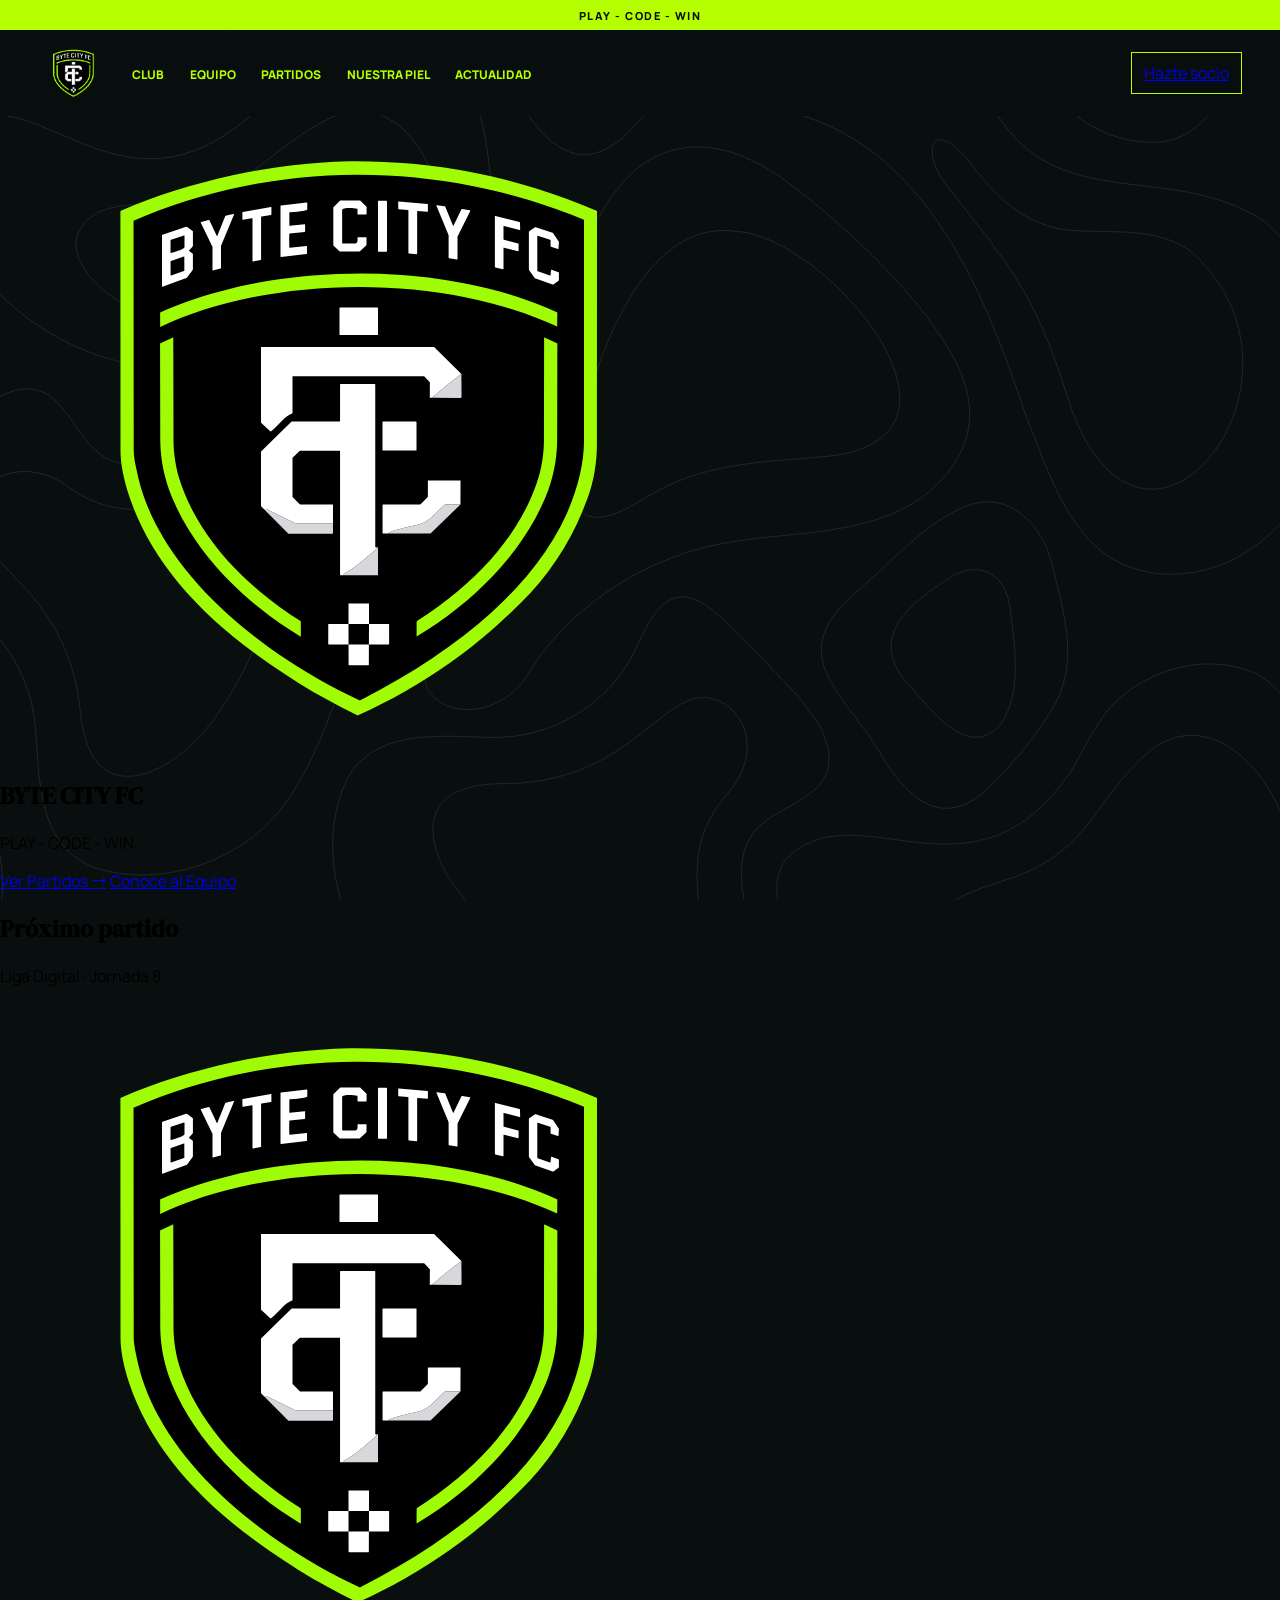
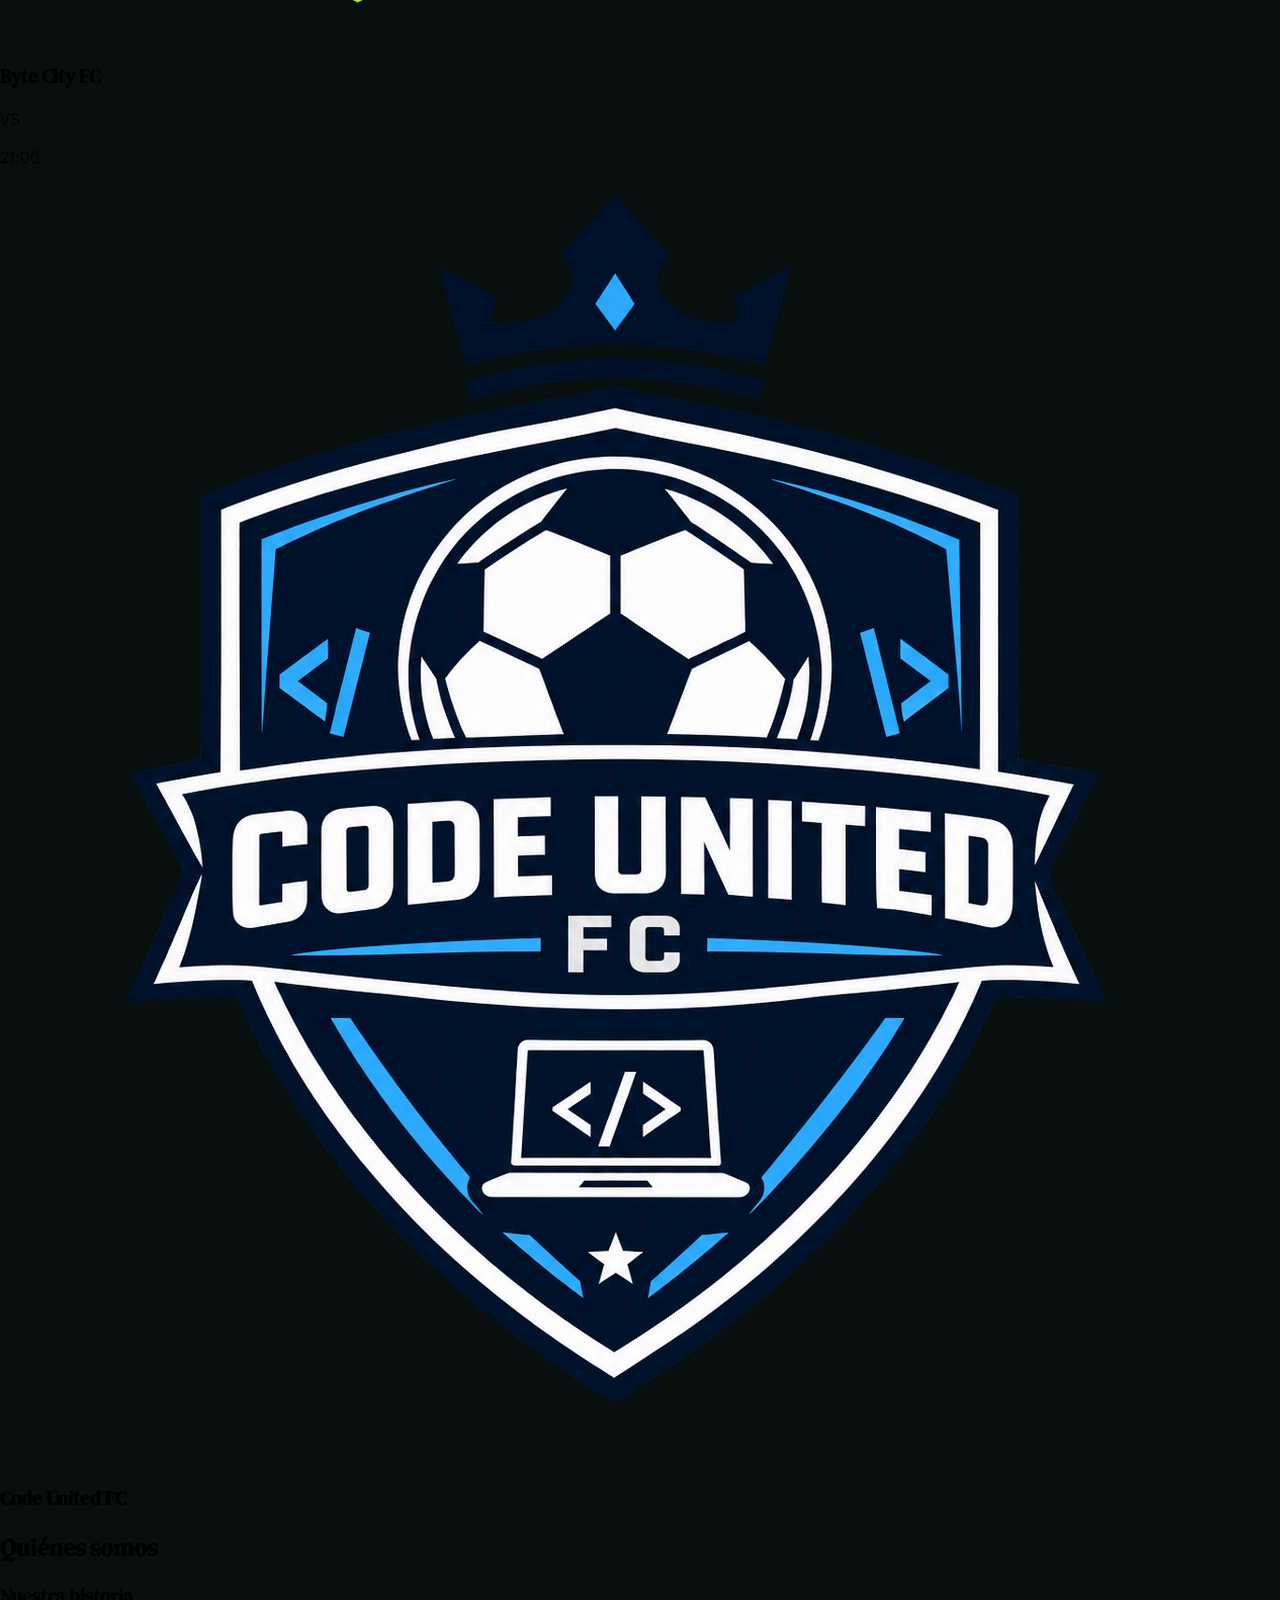
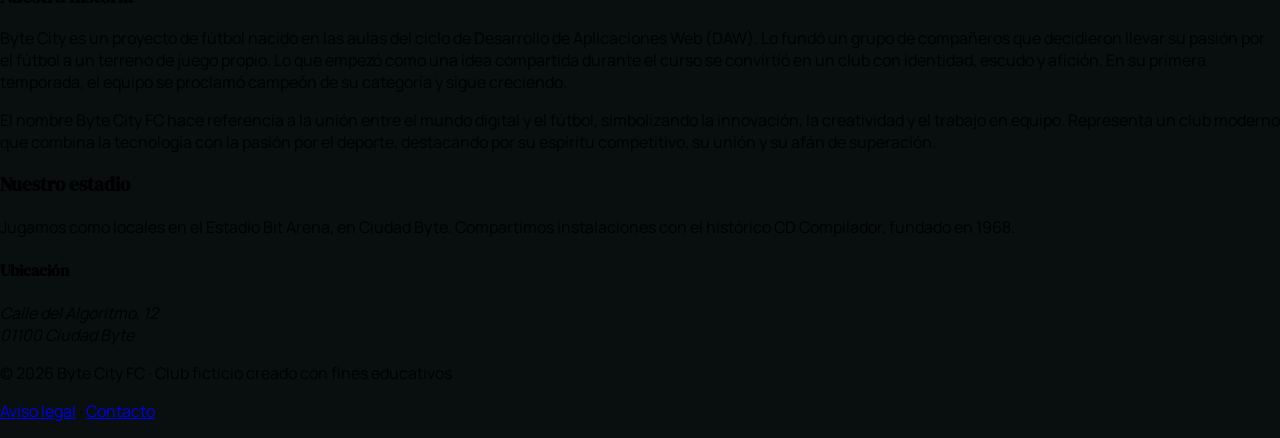
<file: index.html>
<!DOCTYPE html>
<html lang="es">
<head>
    <meta charset="UTF-8">
    <meta name="viewport" content="width=device-width, initial-scale=1.0">
    <title>Byte City FC</title>
    <link rel="icon" href="img/escudo/Escudo-Sin-Fondo.png">
    <link rel="stylesheet" href="style.css">
</head>
<body>

    <header id="menuNavegacion">
        <div class="navbar-anuncio">PLAY - CODE - WIN</div>
        <div class="navbar-principal">
            <div class="navbar-izquierda">
                <a class="navbar-escudo" href="index.html" aria-label="Ir al inicio">
                    <img src="img/escudo/Escudo-Sin-Fondo.png" alt="Escudo de Byte City FC">
                </a>
                <ul class="navbar-lista">
                    <li><a href="pages/club.html">Club</a></li>
                    <li><a href="pages/equipo.html">Equipo</a></li>
                    <li><a href="pages/partidos.html">Partidos</a></li>
                    <li><a href="pages/nuestra-piel.html">Nuestra piel</a></li>
                    <li><a href="pages/actualidad.html">Actualidad</a></li>
                </ul>
            </div>
            <a href="pages/hazte-socio.html" class="navbar-socio">Hazte socio</a>
        </div>
    </header>

    <main>

        <section id="seccionPrincipal">
            <img src="img/escudo/Escudo-Sin-Fondo.png" alt="Escudo de Byte City FC">
            <h1 id="tituloPrincipal">BYTE CITY FC</h1>
            <p id="subtituloLema">PLAY - CODE - WIN</p>
            <a id="botonVerPartidos" href="pages/partidos.html">Ver Partidos ⭢</a>
            <a id="botonConoceAlEquipo" href="pages/equipo.html">Conoce al Equipo</a>
        </section>

        <section id="seccionProximoPartido">
            <h2>Próximo partido</h2>
            <article>
                <p>Liga Digital · Jornada 8</p>
                <div>
                    <img src="img/escudo/Escudo-Sin-Fondo.png" alt="Escudo de Byte City FC">
                    <h3>Byte City FC</h3>
                </div>
                <p>VS</p>
                <p><time datetime="21:00">21:00</time></p>
                <div>
                    <img src="img/codeunitedfc/Escudo CODE UNITED FC con temática tecnológica.png" alt="Escudo de Code United FC">
                    <h3>Code United FC</h3>
                </div>
            </article>
        </section>

        <section id="seccionQuienesSomos">
            <h2>Quiénes somos</h2>

            <article id="historia">
                <h3>Nuestra historia</h3>
                <p>Byte City es un proyecto de fútbol nacido en las aulas del ciclo de Desarrollo de Aplicaciones Web (DAW). Lo fundó un grupo de compañeros que decidieron llevar su pasión por el fútbol a un terreno de juego propio. Lo que empezó como una idea compartida durante el curso se convirtió en un club con identidad, escudo y afición. En su primera temporada, el equipo se proclamó campeón de su categoría y sigue creciendo.</p>
                <p>El nombre Byte City FC hace referencia a la unión entre el mundo digital y el fútbol, simbolizando la innovación, la creatividad y el trabajo en equipo. Representa un club moderno que combina la tecnología con la pasión por el deporte, destacando por su espíritu competitivo, su unión y su afán de superación.</p>
            </article>

            <article id="estadio">
                <h3>Nuestro estadio</h3>
                <p>Jugamos como locales en el Estadio Bit Arena, en Ciudad Byte. Compartimos instalaciones con el histórico CD Compilador, fundado en 1968.</p>

                <aside>
                    <h4>Ubicación</h4>
                    <address>
                        Calle del Algoritmo, 12<br>
                        01100 Ciudad Byte
                    </address>
                </aside>
            </article>
        </section>

    </main>

    <footer>
        <p>&copy; 2026 Byte City FC · Club ficticio creado con fines educativos</p>
        <p><a href="pages/legal.html">Aviso legal</a> · <a href="pages/contacto.html">Contacto</a></p>
    </footer>

</body>
</html>
</file>
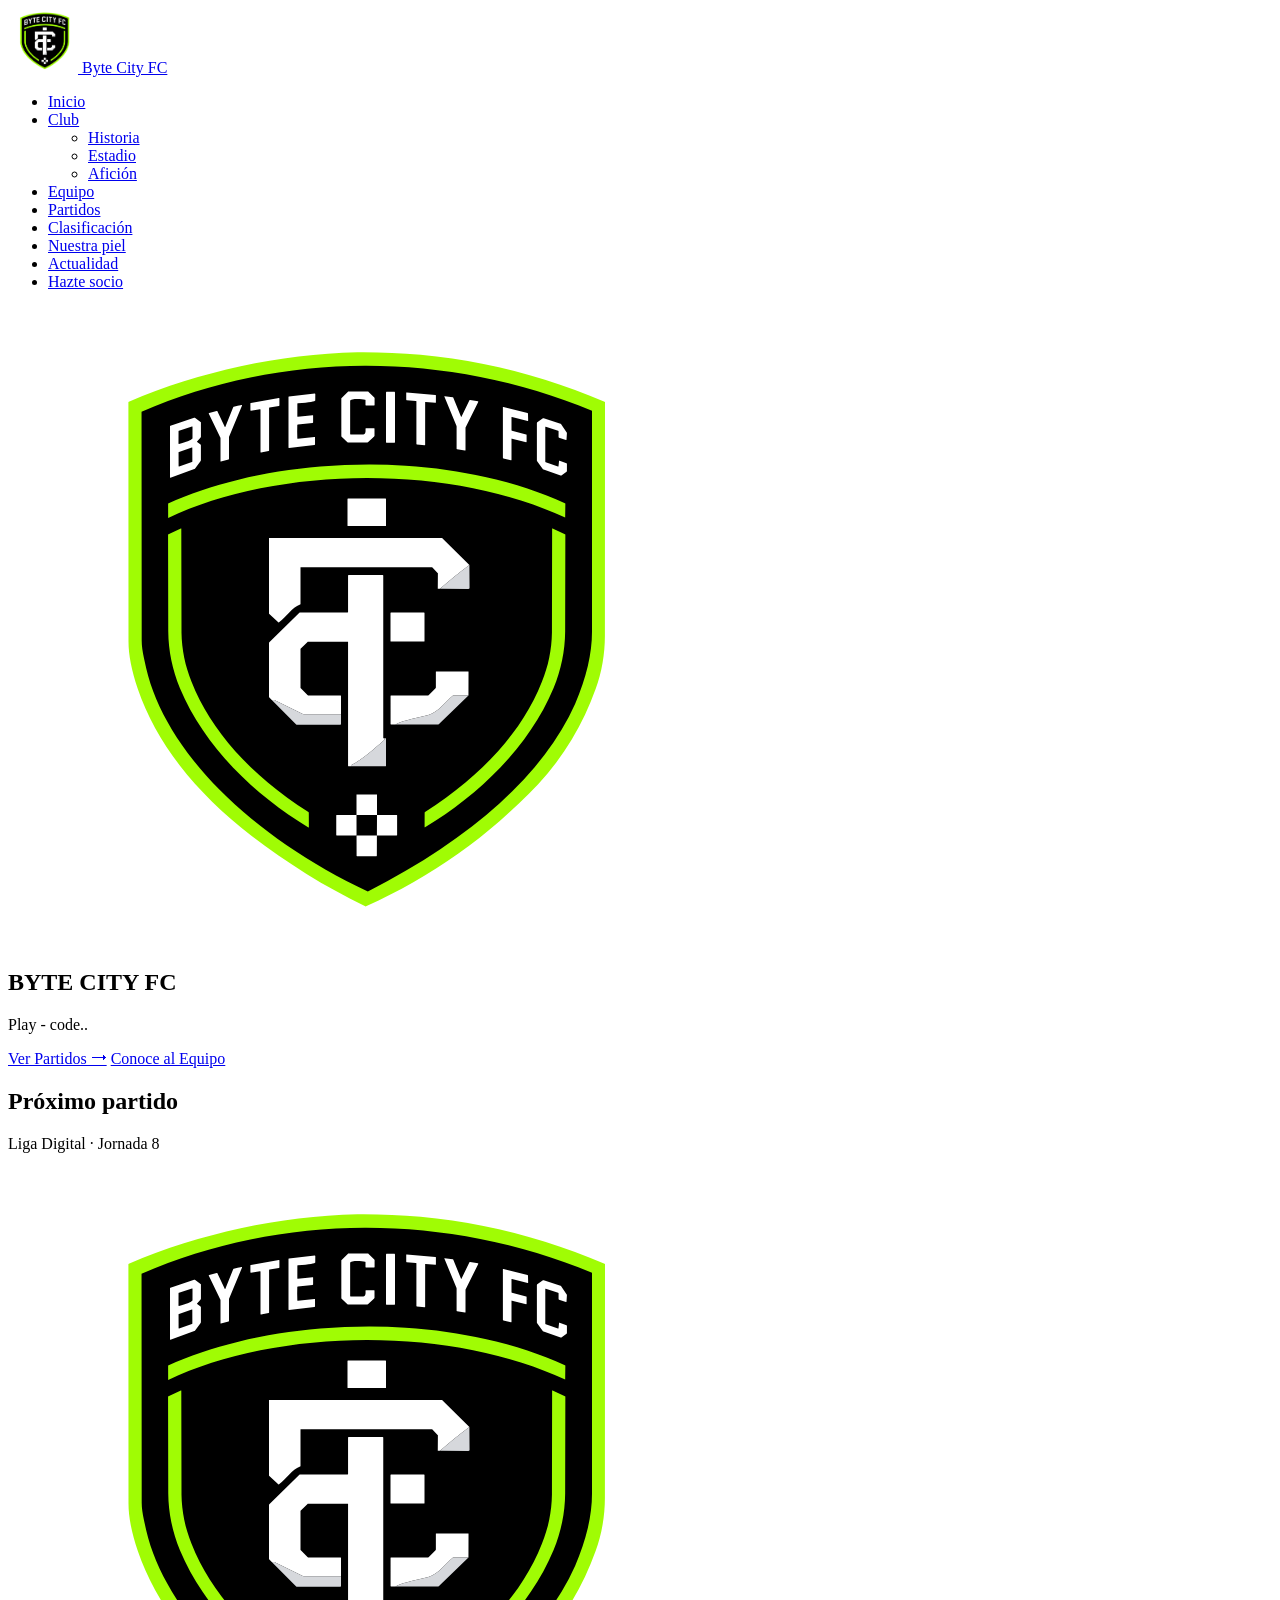
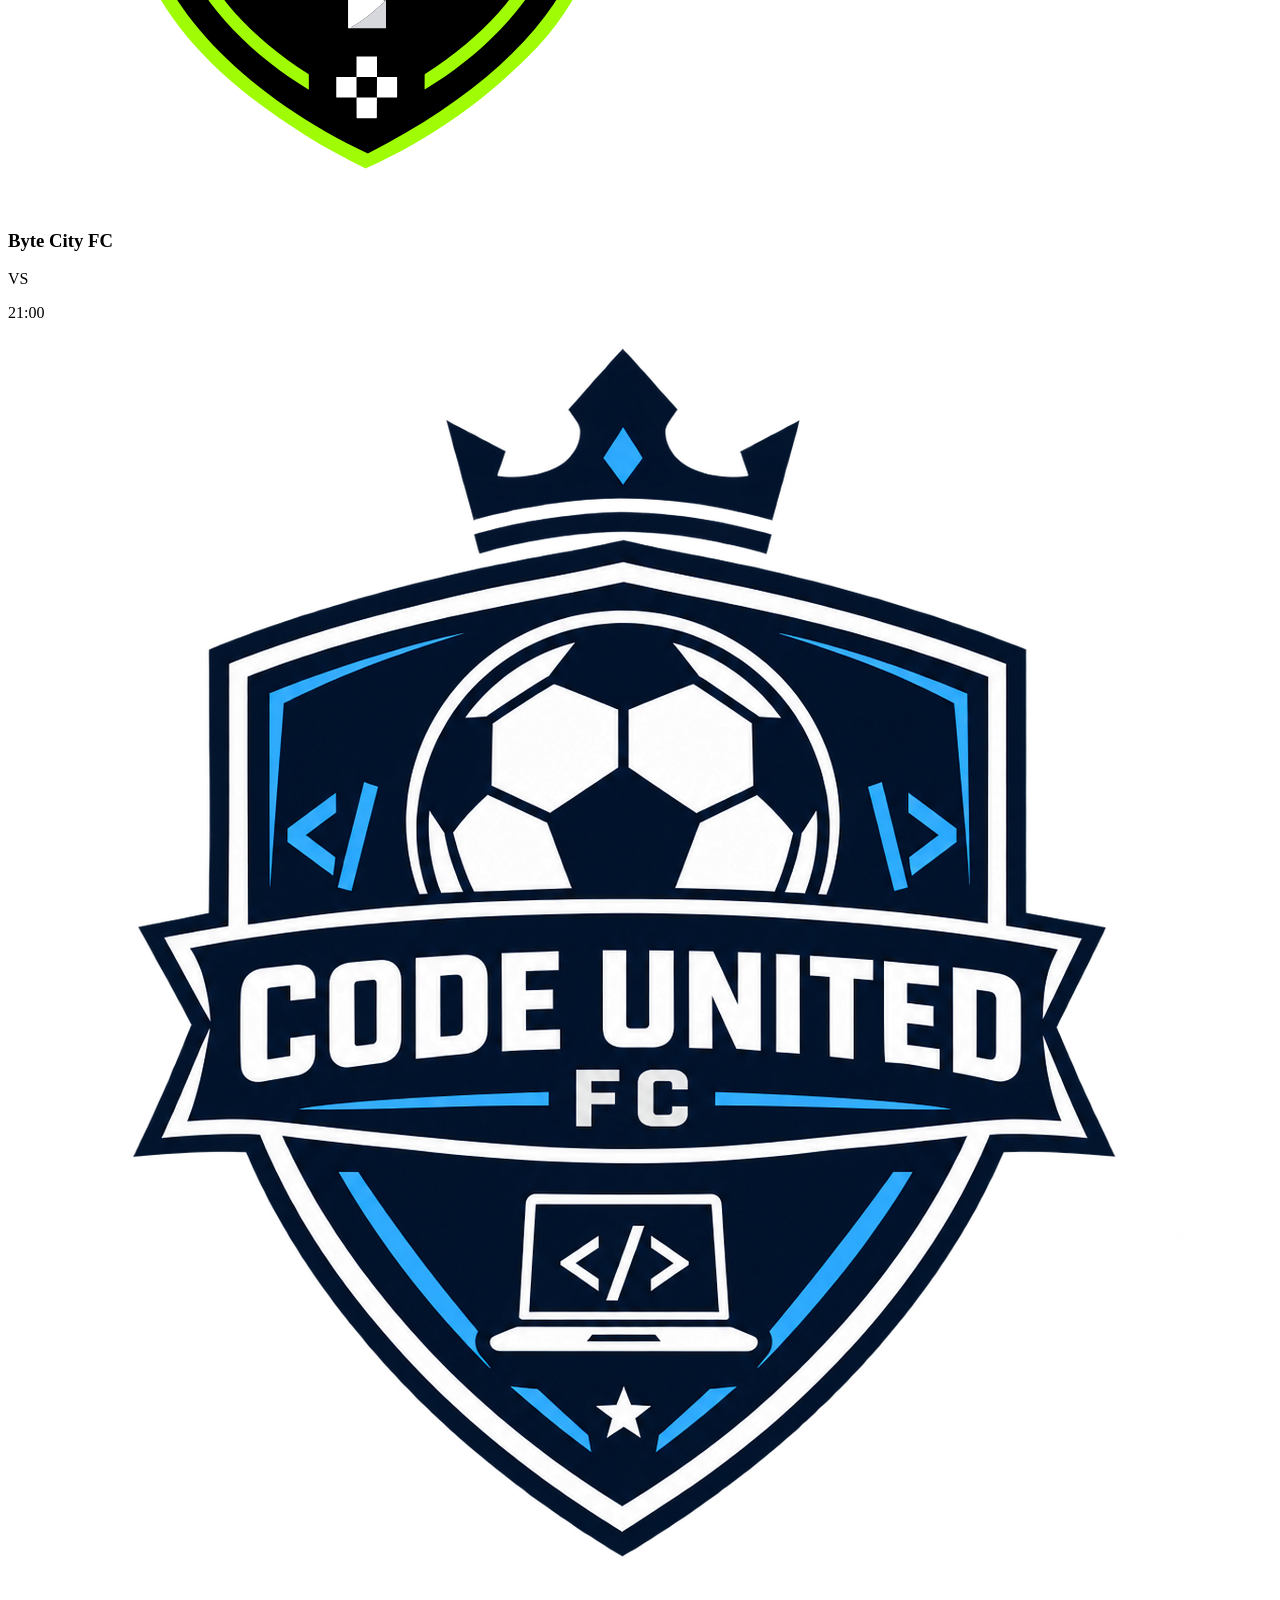
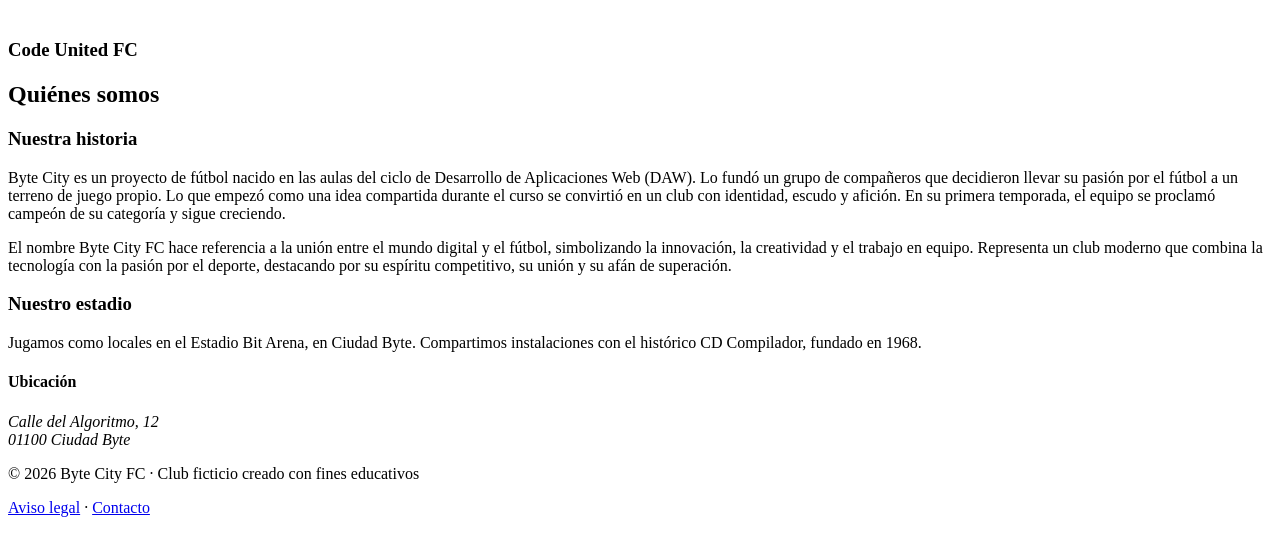
<file: html/index.html>
<!DOCTYPE html>
<html lang="es">
<head>
    <meta charset="UTF-8">
    <meta name="viewport" content="width=device-width, initial-scale=1.0">
    <title>Byte City FC</title>
    <link rel="icon" href="/img/escudo/Escudo-Sin-Fondo.png">
</head>
<body>

    <header id="menuNavegacion">
        <a href="index.html" class="logo">
            <img width="70" src="/img/escudo/Escudo-Sin-Fondo.png" alt="Logo Byte City FC">
            <span>Byte City FC</span>
        </a>

        <nav aria-label="Menú principal">
            <ul>
                <li><a href="index.html">Inicio</a></li>
                <li>
                    <a href="club.html">Club</a>
                    <ul>
                        <li><a href="club.html#historia">Historia</a></li>
                        <li><a href="club.html#estadio">Estadio</a></li>
                        <li><a href="club.html#aficion">Afición</a></li>
                    </ul>
                </li>
                <li><a href="equipo.html">Equipo</a></li>
                <li><a href="partidos.html">Partidos</a></li>
                <li><a href="clasificacion.html">Clasificación</a></li>
                <li><a href="nuestra-piel.html">Nuestra piel</a></li>
                <li><a href="actualidad.html">Actualidad</a></li>
                <li><a href="hazte-socio.html">Hazte socio</a></li>
            </ul>
        </nav>
    </header>

    <main>

        <section id="seccionPrincipal">
            <img src="/img/escudo/Escudo-Sin-Fondo.png" alt="Escudo de Byte City FC">
            <h1 id="tituloPrincipal">BYTE CITY FC</h1>
            <p id="subtituloLema">Play - code..</p>
            <a id="botonVerPartidos" href="partidos.html">Ver Partidos ⭢</a>
            <a id="botonConoceAlEquipo" href="equipo.html">Conoce al Equipo</a>
        </section>

        <section id="seccionProximoPartido">
            <h2>Próximo partido</h2>
            <article>
                <p>Liga Digital · Jornada 8</p>
                <div>
                    <img src="/img/escudo/Escudo-Sin-Fondo.png" alt="Escudo de Byte City FC">
                    <h3>Byte City FC</h3>
                </div>
                <p>VS</p>
                <p><time datetime="21:00">21:00</time></p>
                <div>
                    <img src="/img/codeunitedfc/Escudo CODE UNITED FC con temática tecnológica.png" alt="Escudo de Code United FC">
                    <h3>Code United FC</h3>
                </div>
            </article>
        </section>

        <section id="seccionQuienesSomos">
            <h2>Quiénes somos</h2>

            <article id="historia">
                <h3>Nuestra historia</h3>
                <p>Byte City es un proyecto de fútbol nacido en las aulas del ciclo de Desarrollo de Aplicaciones Web (DAW). Lo fundó un grupo de compañeros que decidieron llevar su pasión por el fútbol a un terreno de juego propio. Lo que empezó como una idea compartida durante el curso se convirtió en un club con identidad, escudo y afición. En su primera temporada, el equipo se proclamó campeón de su categoría y sigue creciendo.</p>
                <p>El nombre Byte City FC hace referencia a la unión entre el mundo digital y el fútbol, simbolizando la innovación, la creatividad y el trabajo en equipo. Representa un club moderno que combina la tecnología con la pasión por el deporte, destacando por su espíritu competitivo, su unión y su afán de superación.</p>
            </article>

            <article id="estadio">
                <h3>Nuestro estadio</h3>
                <p>Jugamos como locales en el Estadio Bit Arena, en Ciudad Byte. Compartimos instalaciones con el histórico CD Compilador, fundado en 1968.</p>

                <aside>
                    <h4>Ubicación</h4>
                    <address>
                        Calle del Algoritmo, 12<br>
                        01100 Ciudad Byte
                    </address>
                </aside>
            </article>
        </section>

    </main>

    <footer>
        <p>&copy; 2026 Byte City FC · Club ficticio creado con fines educativos</p>
        <p><a href="legal.html">Aviso legal</a> · <a href="contacto.html">Contacto</a></p>
    </footer>

</body>
</html>
</file>
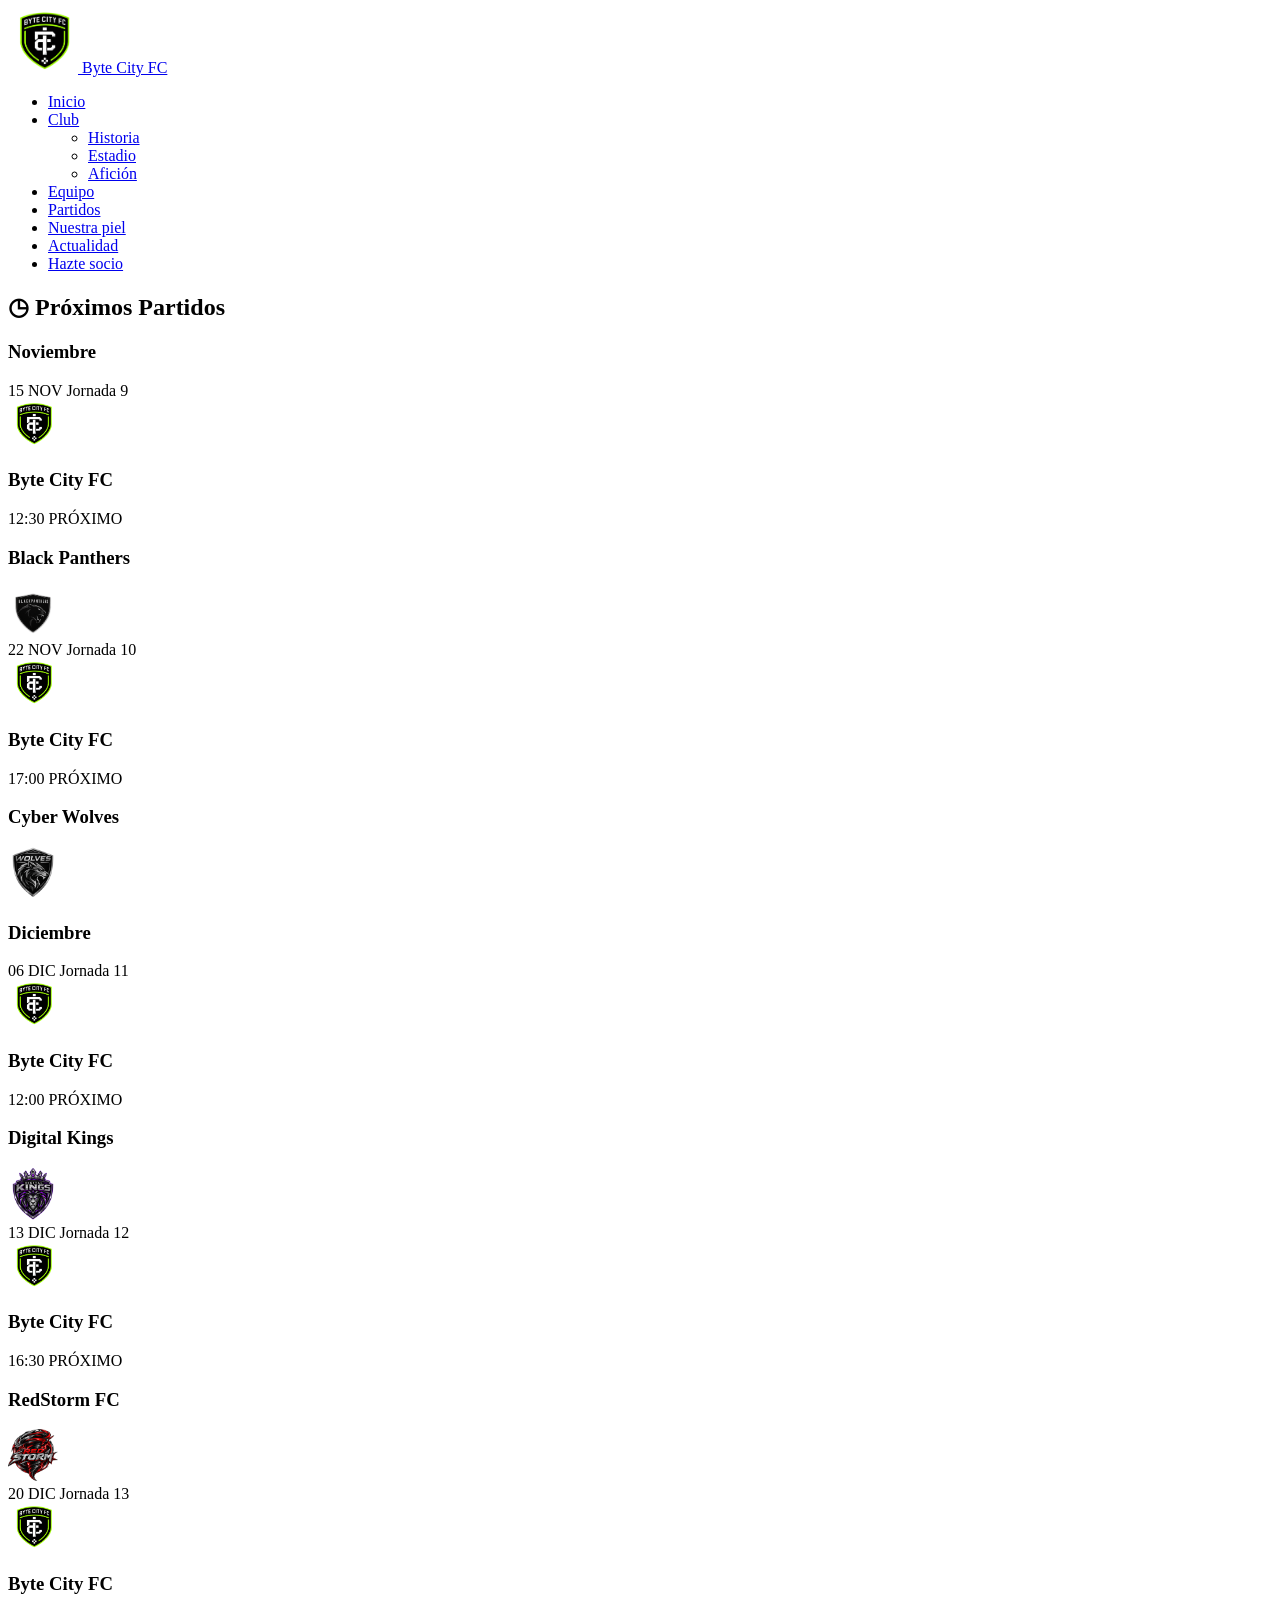
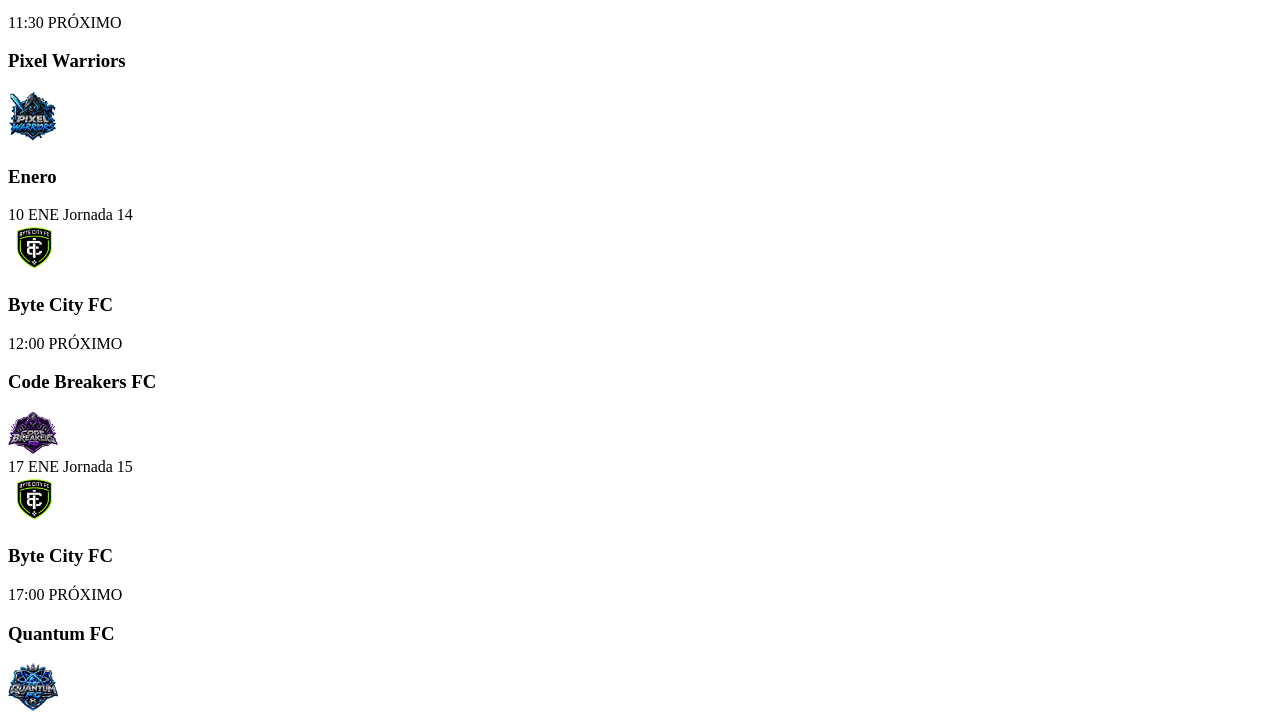
<file: partidos.html>
<!DOCTYPE html>
<html lang="es">

<head>
    <meta charset="UTF-8">
    <meta name="viewport" content="width=device-width, initial-scale=1.0">
    <title>Partidos - Byte City FC</title>
</head>

<body>

    <!-- MENÚ DE NAVEGACIÓN -->
    <header id="menuNavegacion">
        <a href="index.html" class="logo">
            <img width="70" src="img/escudo/Escudo-Sin-Fondo.png" alt="Logo Byte City FC">
            <span>Byte City FC</span>
        </a>

        <nav aria-label="Menú principal">
            <ul>
                <li><a href="index.html">Inicio</a></li>
                <li>
                    <a href="pages/club.html">Club</a>
                    <ul>
                        <li><a href="pages/club.html#historia">Historia</a></li>
                        <li><a href="pages/club.html#estadio">Estadio</a></li>
                        <li><a href="pages/club.html#aficion">Afición</a></li>
                    </ul>
                </li>
                <li><a href="pages/equipo.html">Equipo</a></li>
                <li><a href="pages/partidos.html">Partidos</a></li>
                <li><a href="pages/nuestra-piel.html">Nuestra piel</a></li>
                <li><a href="pages/actualidad.html">Actualidad</a></li>
                <li><a href="pages/hazte-socio.html">Hazte socio</a></li>
            </ul>
        </nav>
    </header>

    <main>

        <!-- PRÓXIMOS PARTIDOS -->
        <section id="proximos-partidos">

            <h2>◷ Próximos Partidos</h2>

            <!-- NOVIEMBRE -->
            <section class="mes-partidos">

                <h3>Noviembre</h3>

                <!-- PARTIDO 1 -->
                <article class="partido">

                    <div class="fecha-partido">
                        <time datetime="2026-11-15">15 NOV</time>
                        <span>Jornada 9</span>
                    </div>

                    <div class="equipo-local">
                        <img src="img/escudo/Escudo-Sin-Fondo.png"
                             width="50"
                             alt="Escudo Byte City FC">
                        <h3>Byte City FC</h3>
                    </div>

                    <div class="informacion-partido">
                        <time datetime="12:30">12:30</time>
                        <span>PRÓXIMO</span>
                    </div>

                    <div class="equipo-visitante">
                        <h3>Black Panthers</h3>
                        <img src="/img/escudo/blackpanthers.png"
                             width="50"
                             alt="Escudo Black Panthers">
                    </div>

                </article>

                <!-- PARTIDO 2 -->
                <article class="partido">

                    <div class="fecha-partido">
                        <time datetime="2026-11-22">22 NOV</time>
                        <span>Jornada 10</span>
                    </div>

                    <div class="equipo-local">
                        <img src="img/escudo/Escudo-Sin-Fondo.png"
                             width="50"
                             alt="Escudo Byte City FC">
                        <h3>Byte City FC</h3>
                    </div>

                    <div class="informacion-partido">
                        <time datetime="17:00">17:00</time>
                        <span>PRÓXIMO</span>
                    </div>

                    <div class="equipo-visitante">
                        <h3>Cyber Wolves</h3>
                        <img src="img/escudo/wolvesfc.png"
                             width="50"
                             alt="Escudo Cyber Wolves">
                    </div>

                </article>

            </section>

            <!-- DICIEMBRE -->
            <section class="mes-partidos">

                <h3>Diciembre</h3>

                <!-- PARTIDO 3 -->
                <article class="partido">

                    <div class="fecha-partido">
                        <time datetime="2026-12-06">06 DIC</time>
                        <span>Jornada 11</span>
                    </div>

                    <div class="equipo-local">
                        <img src="img/escudo/Escudo-Sin-Fondo.png"
                             width="50"
                             alt="Escudo Byte City FC">
                        <h3>Byte City FC</h3>
                    </div>

                    <div class="informacion-partido">
                        <time datetime="12:00">12:00</time>
                        <span>PRÓXIMO</span>
                    </div>

                    <div class="equipo-visitante">
                        <h3>Digital Kings</h3>
                        <img src="img/escudo/digitalkings.png"
                             width="50"
                             alt="Escudo Digital Kings">
                    </div>

                </article>

                <!-- PARTIDO 4 -->
                <article class="partido">

                    <div class="fecha-partido">
                        <time datetime="2026-12-13">13 DIC</time>
                        <span>Jornada 12</span>
                    </div>

                    <div class="equipo-local">
                        <img src="img/escudo/Escudo-Sin-Fondo.png"
                             width="50"
                             alt="Escudo Byte City FC">
                        <h3>Byte City FC</h3>
                    </div>

                    <div class="informacion-partido">
                        <time datetime="16:30">16:30</time>
                        <span>PRÓXIMO</span>
                    </div>

                    <div class="equipo-visitante">
                        <h3>RedStorm FC</h3>
                        <img src="img/escudo/redstorm.png"
                             width="50"
                             alt="Escudo RedStorm FC">
                    </div>

                </article>

                <!-- PARTIDO 5 -->
                <article class="partido">

                    <div class="fecha-partido">
                        <time datetime="2026-12-20">20 DIC</time>
                        <span>Jornada 13</span>
                    </div>

                    <div class="equipo-local">
                        <img src="img/escudo/Escudo-Sin-Fondo.png"
                             width="50"
                             alt="Escudo Byte City FC">
                        <h3>Byte City FC</h3>
                    </div>

                    <div class="informacion-partido">
                        <time datetime="11:30">11:30</time>
                        <span>PRÓXIMO</span>
                    </div>

                    <div class="equipo-visitante">
                        <h3>Pixel Warriors</h3>
                        <img src="img/escudo/pixelwarriors.png"
                             width="50"
                             alt="Escudo Pixel Warriors">
                    </div>

                </article>

            </section>

            <!-- ENERO -->
            <section class="mes-partidos">

                <h3>Enero</h3>

                <!-- PARTIDO 6 -->
                <article class="partido">

                    <div class="fecha-partido">
                        <time datetime="2027-01-10">10 ENE</time>
                        <span>Jornada 14</span>
                    </div>

                    <div class="equipo-local">
                        <img src="img/escudo/Escudo-Sin-Fondo.png"
                             width="50"
                             alt="Escudo Byte City FC">
                        <h3>Byte City FC</h3>
                    </div>

                    <div class="informacion-partido">
                        <time datetime="12:00">12:00</time>
                        <span>PRÓXIMO</span>
                    </div>

                    <div class="equipo-visitante">
                        <h3>Code Breakers FC</h3>
                        <img src="img/escudo/codebreakers.png"
                             width="50"
                             alt="Escudo Code Breakers FC">
                    </div>

                </article>

                <!-- PARTIDO 7 -->
                <article class="partido">

                    <div class="fecha-partido">
                        <time datetime="2027-01-17">17 ENE</time>
                        <span>Jornada 15</span>
                    </div>

                    <div class="equipo-local">
                        <img src="img/escudo/Escudo-Sin-Fondo.png"
                             width="50"
                             alt="Escudo Byte City FC">
                        <h3>Byte City FC</h3>
                    </div>

                    <div class="informacion-partido">
                        <time datetime="17:00">17:00</time>
                        <span>PRÓXIMO</span>
                    </div>

                    <div class="equipo-visitante">
                        <h3>Quantum FC</h3>
                        <img src="img/escudo/quantum.png"
                             width="50"
                             alt="Escudo Quantum FC">
                    </div>

                </article>

            </section>

        </section>

    </main>

</body>
</html>
</file>
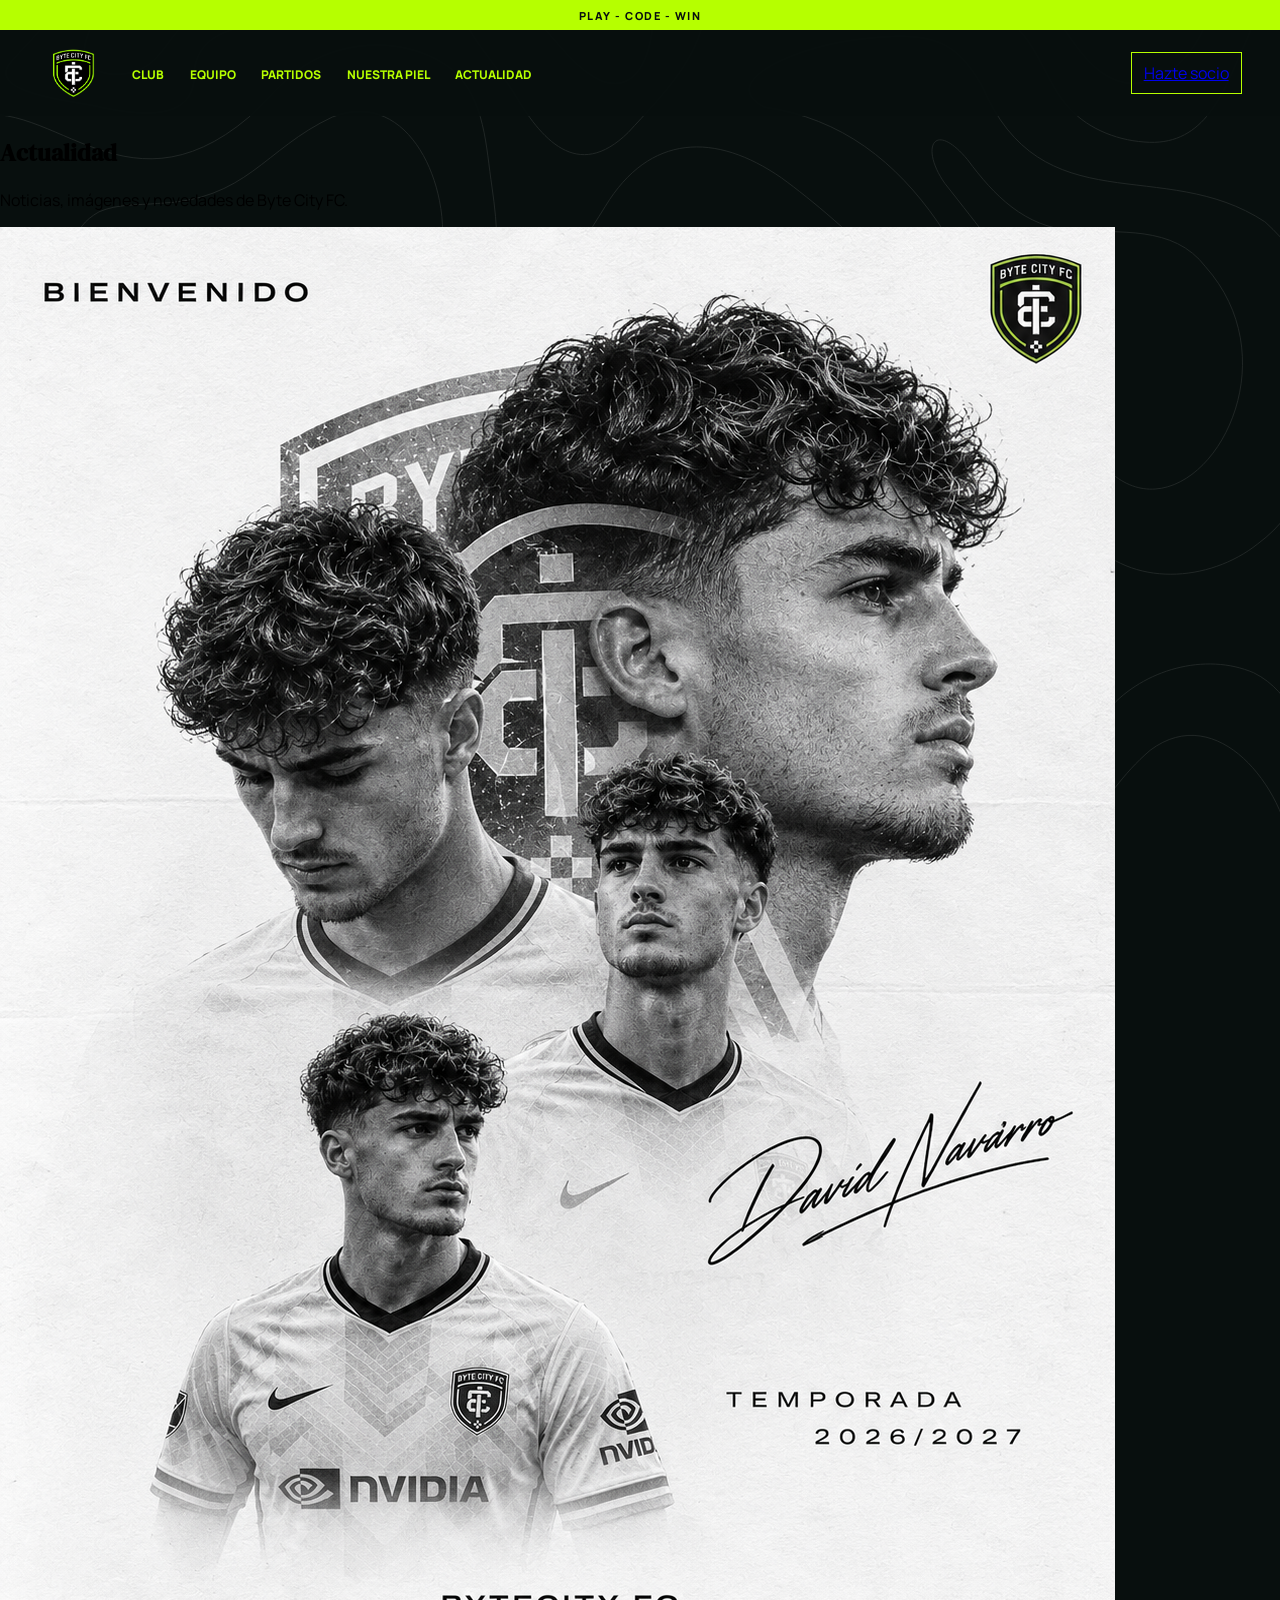
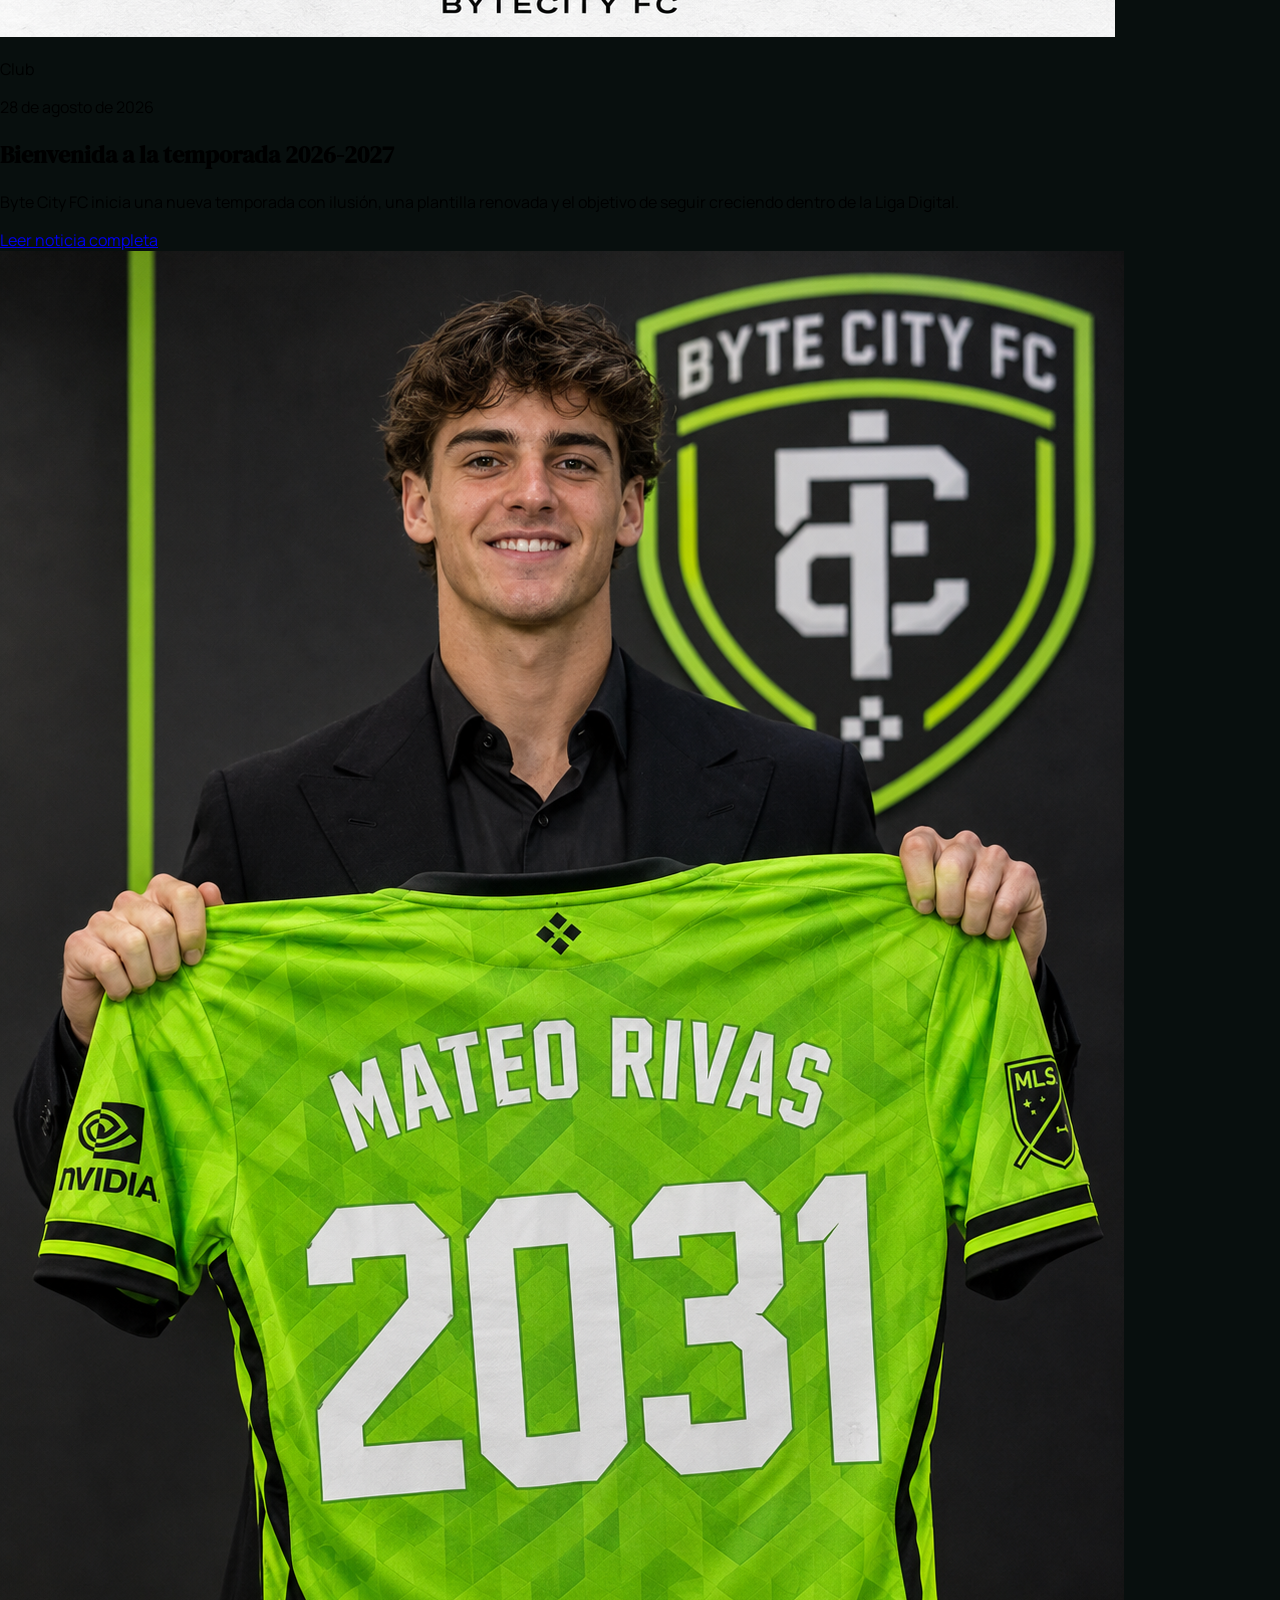
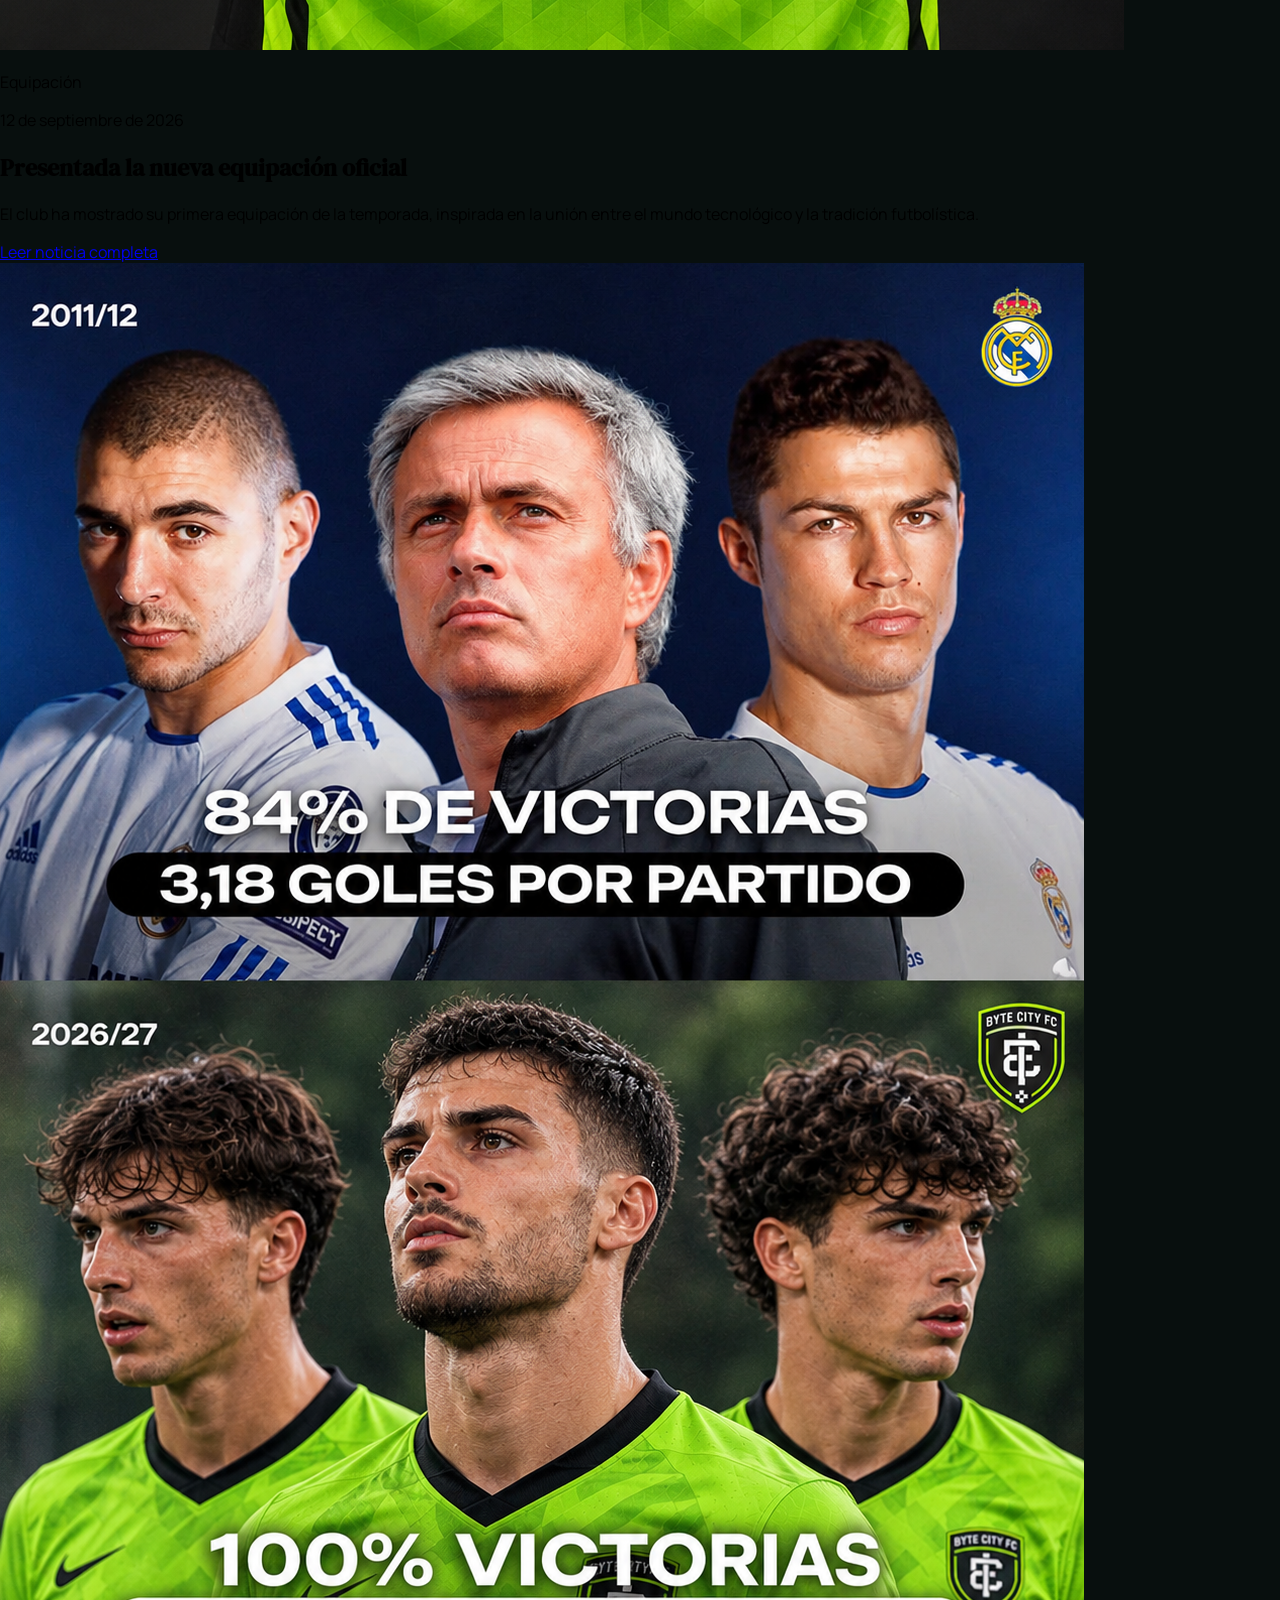
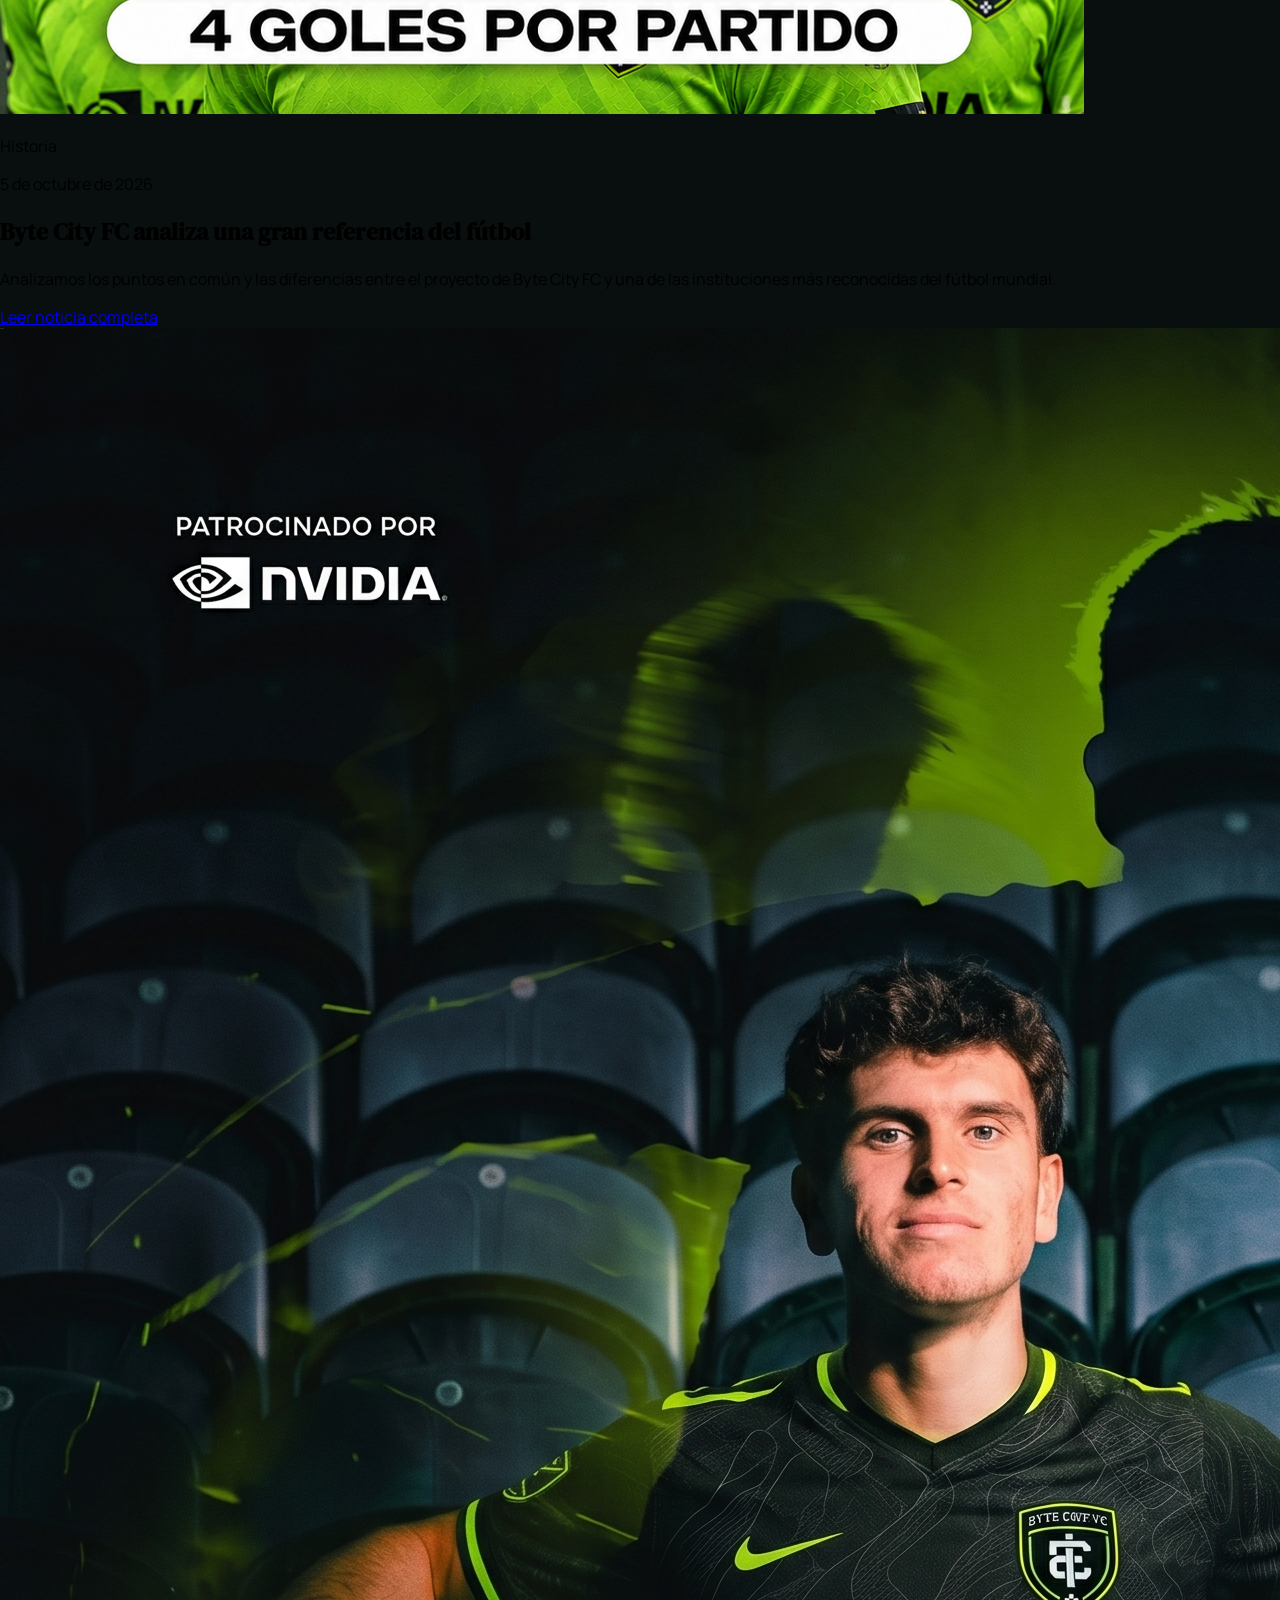
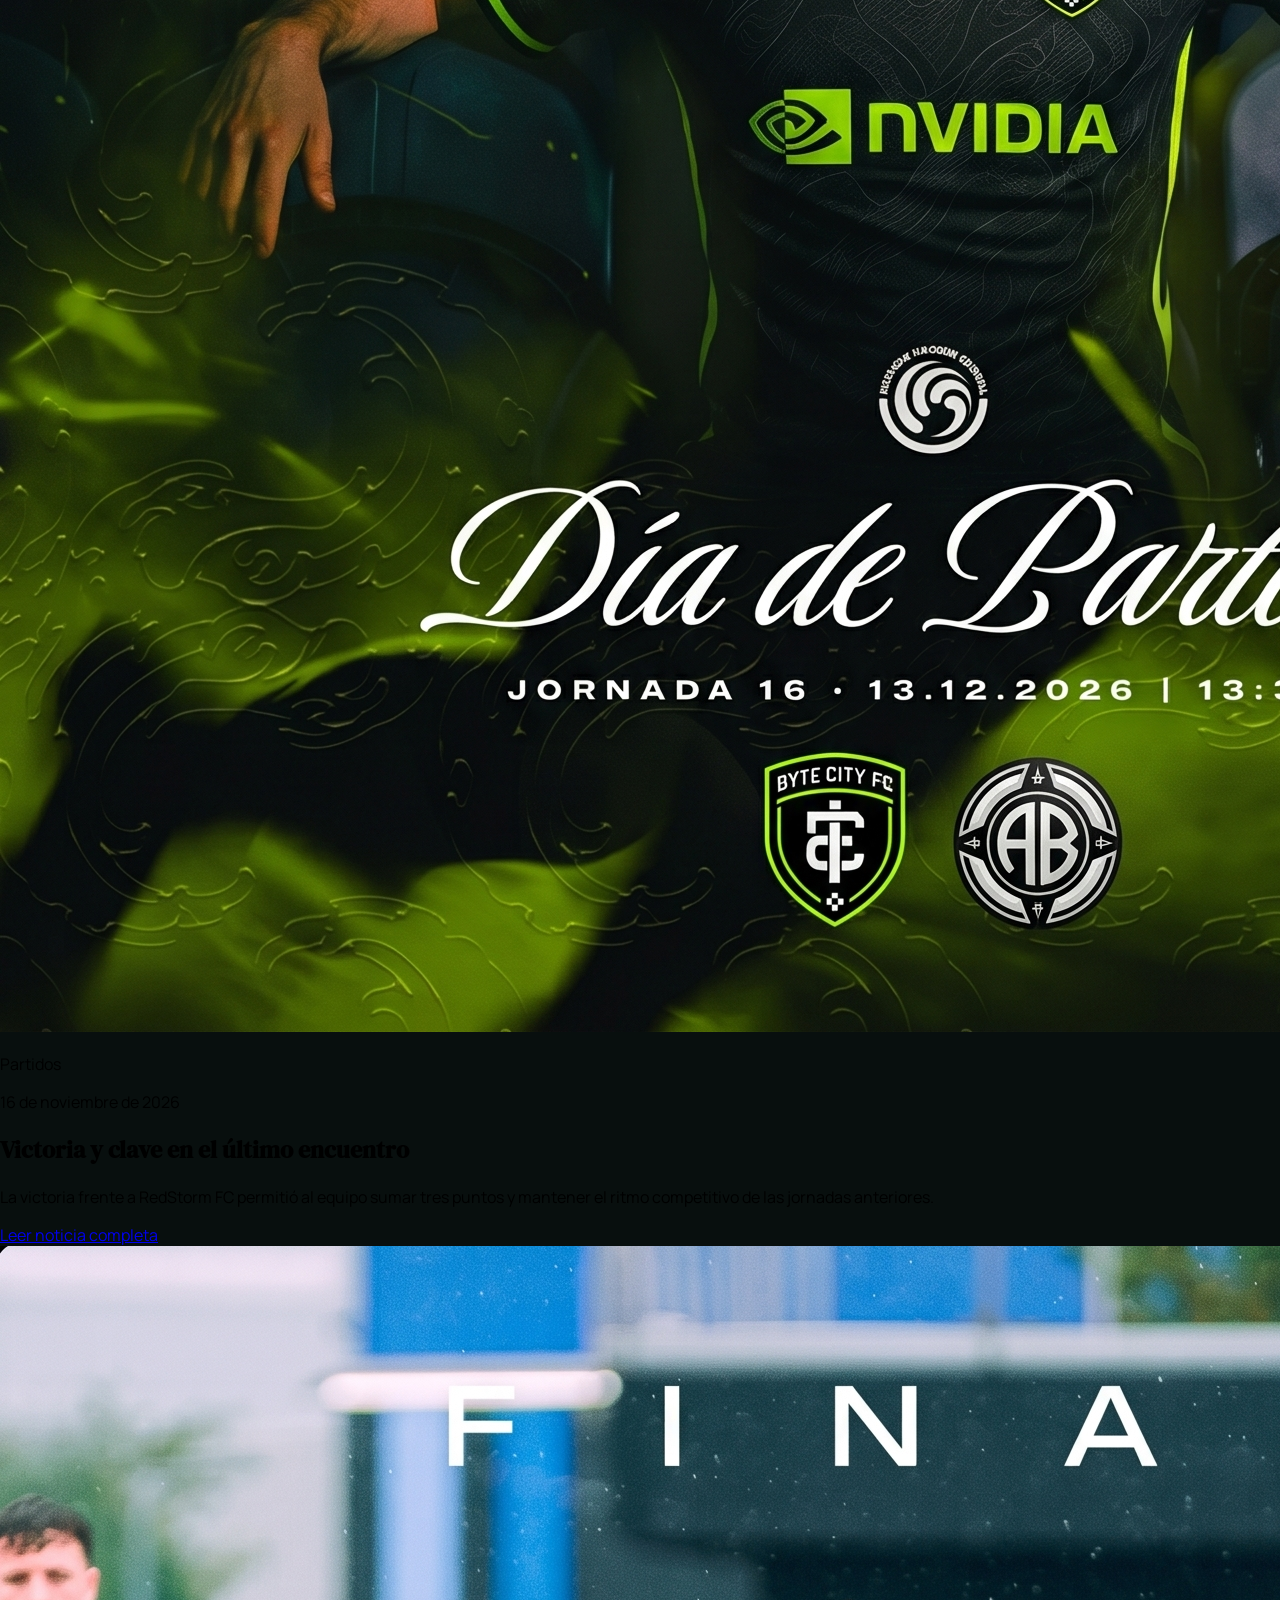
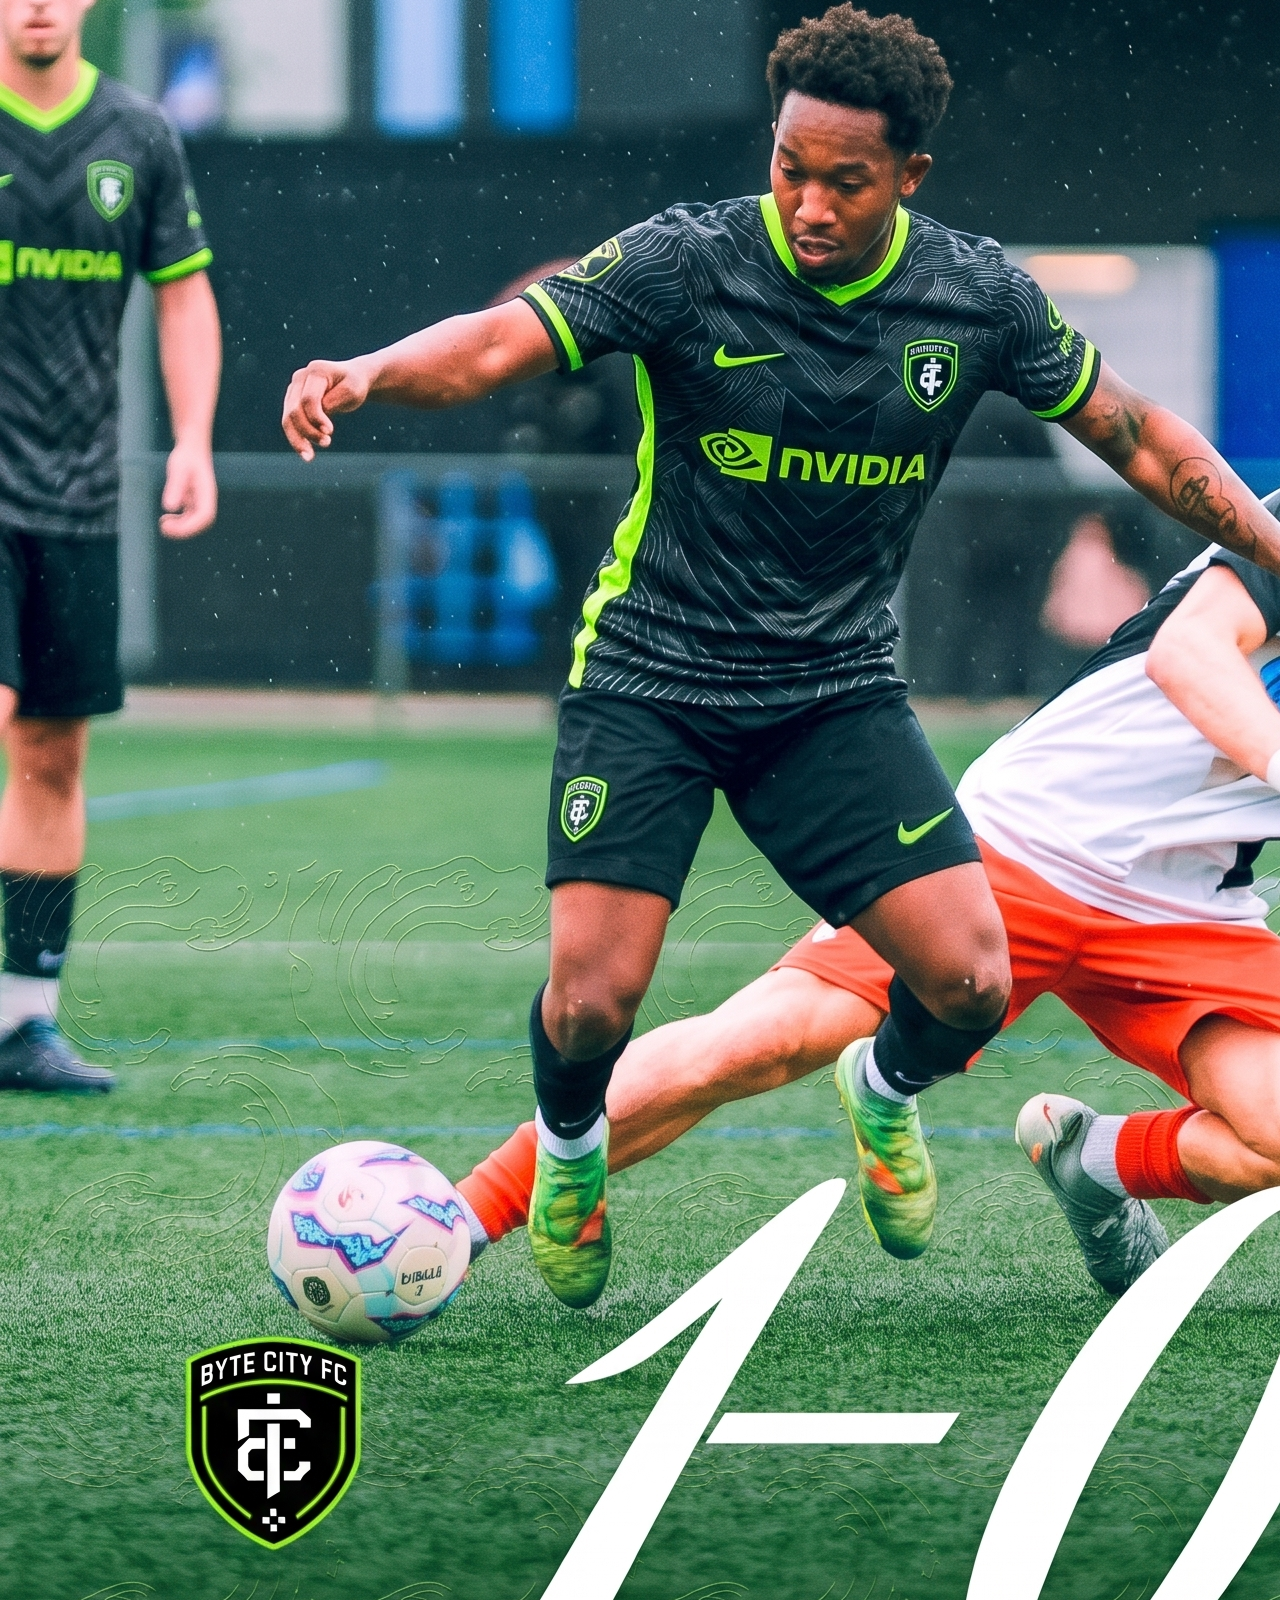
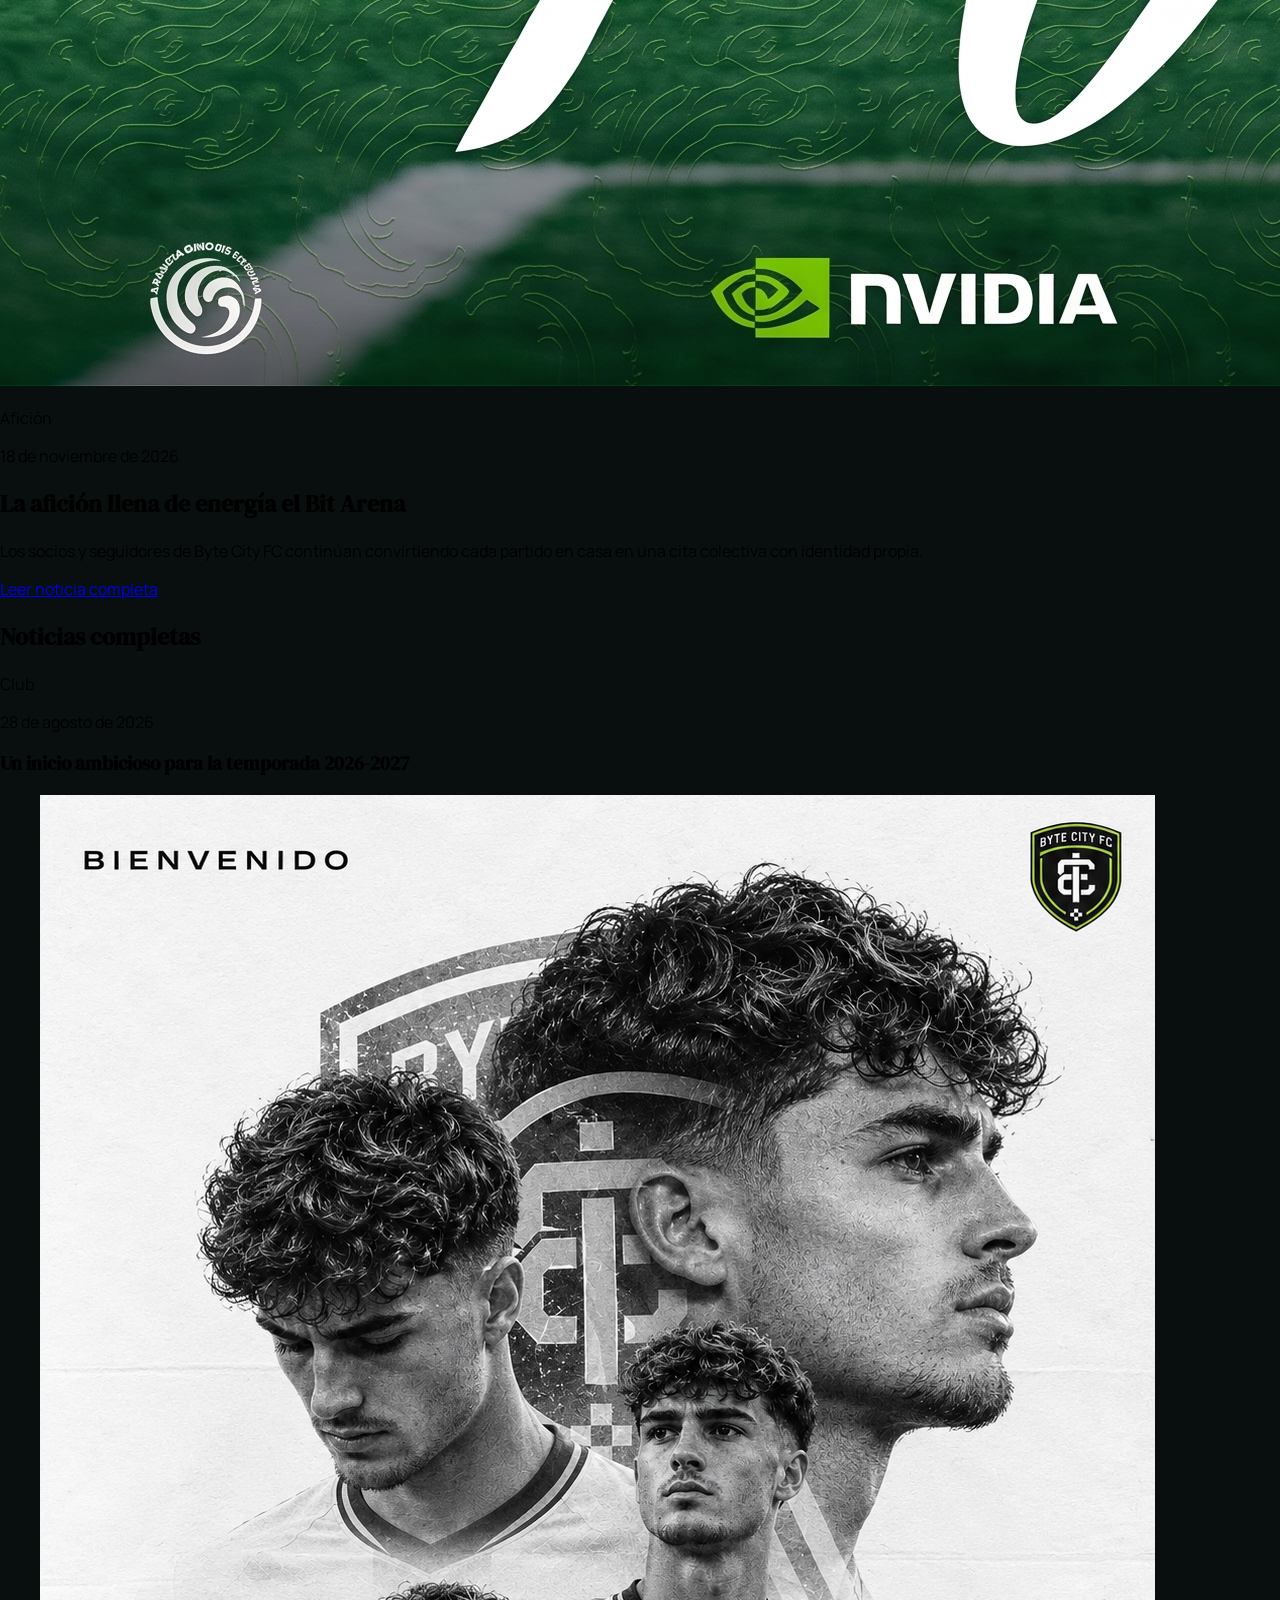
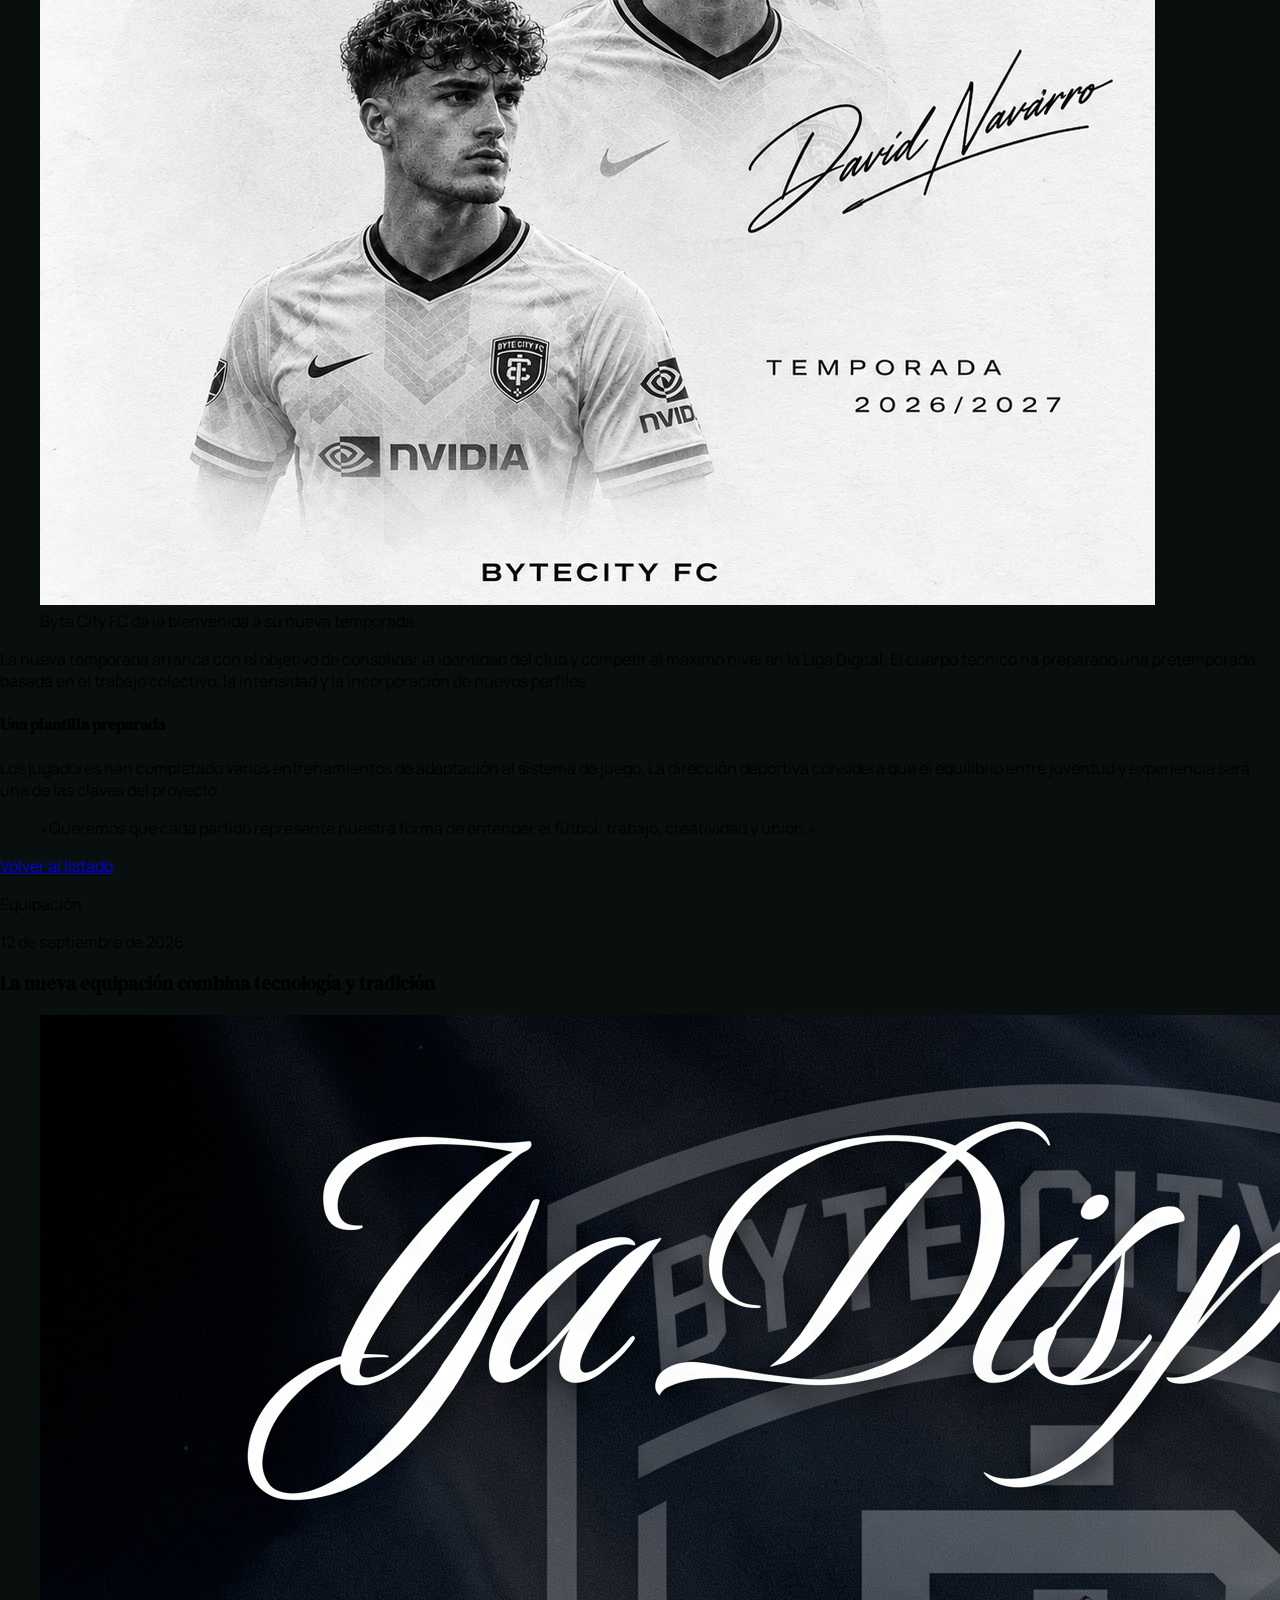
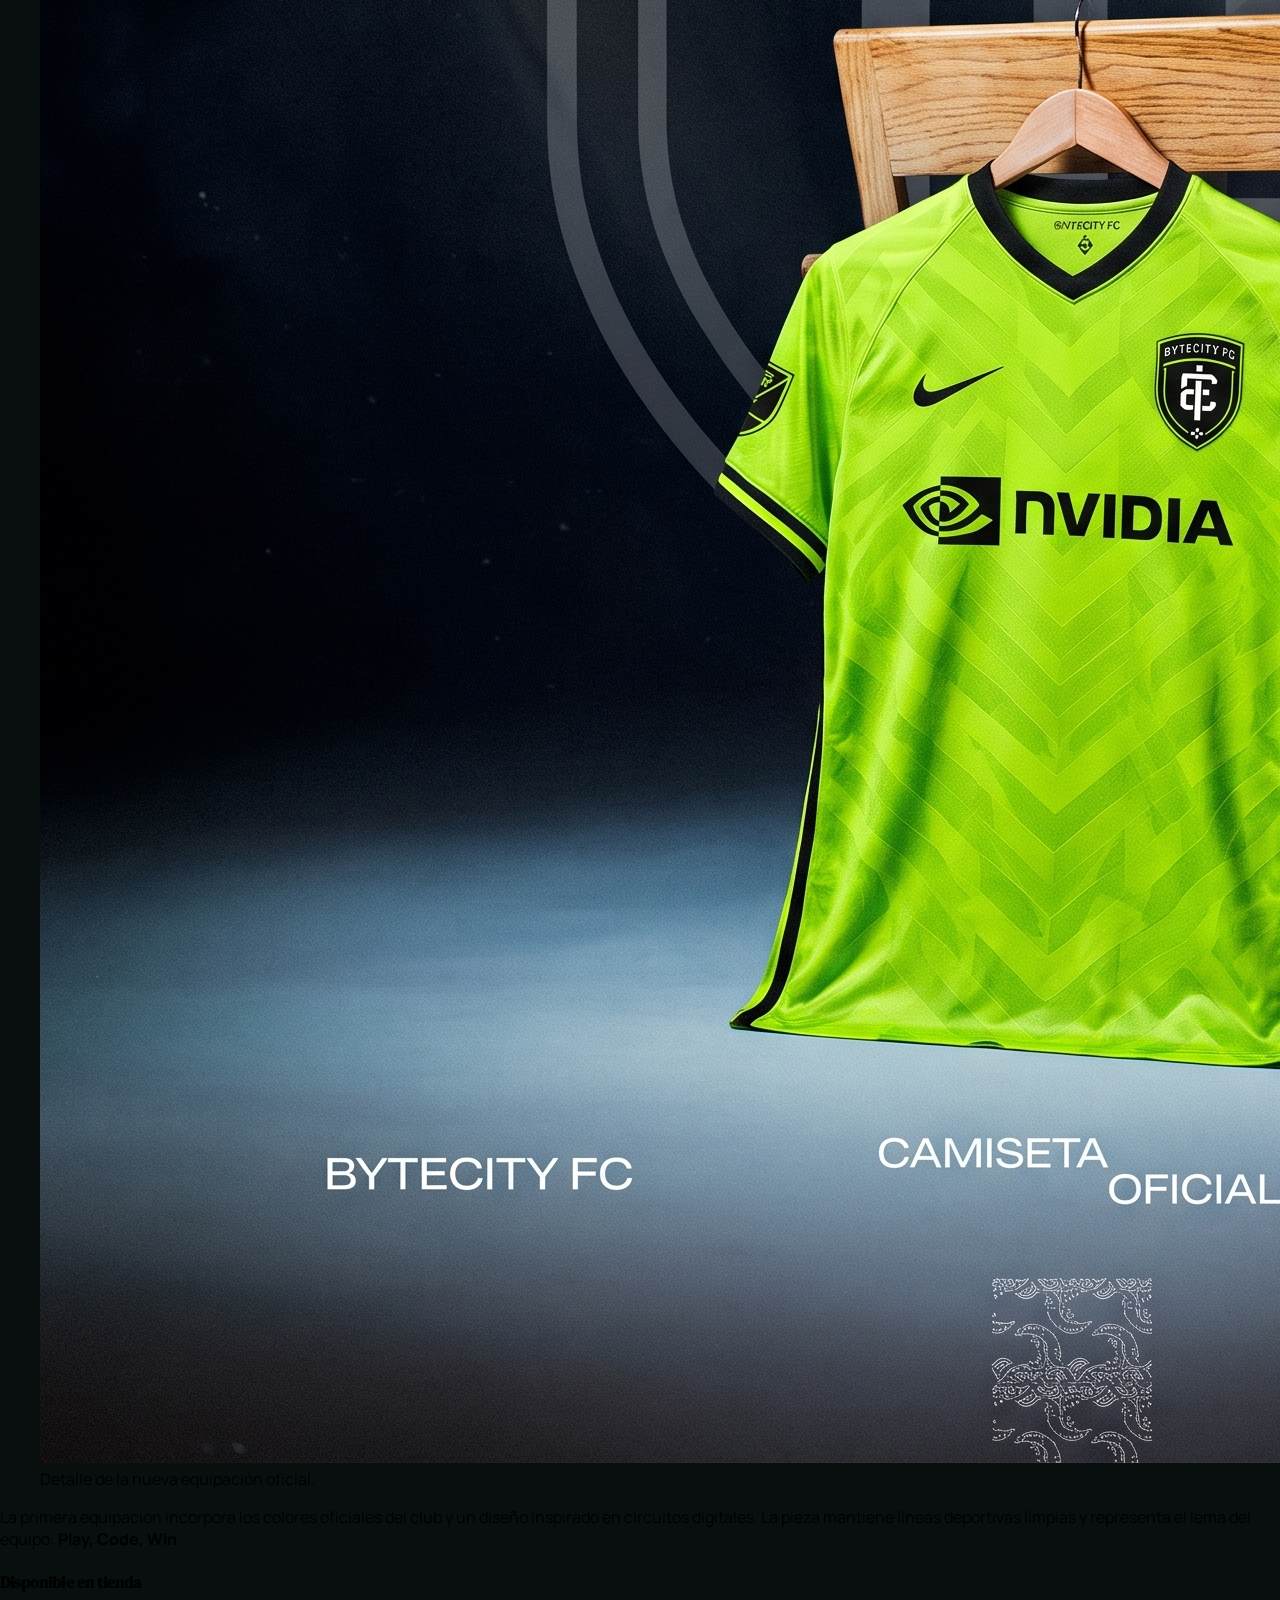
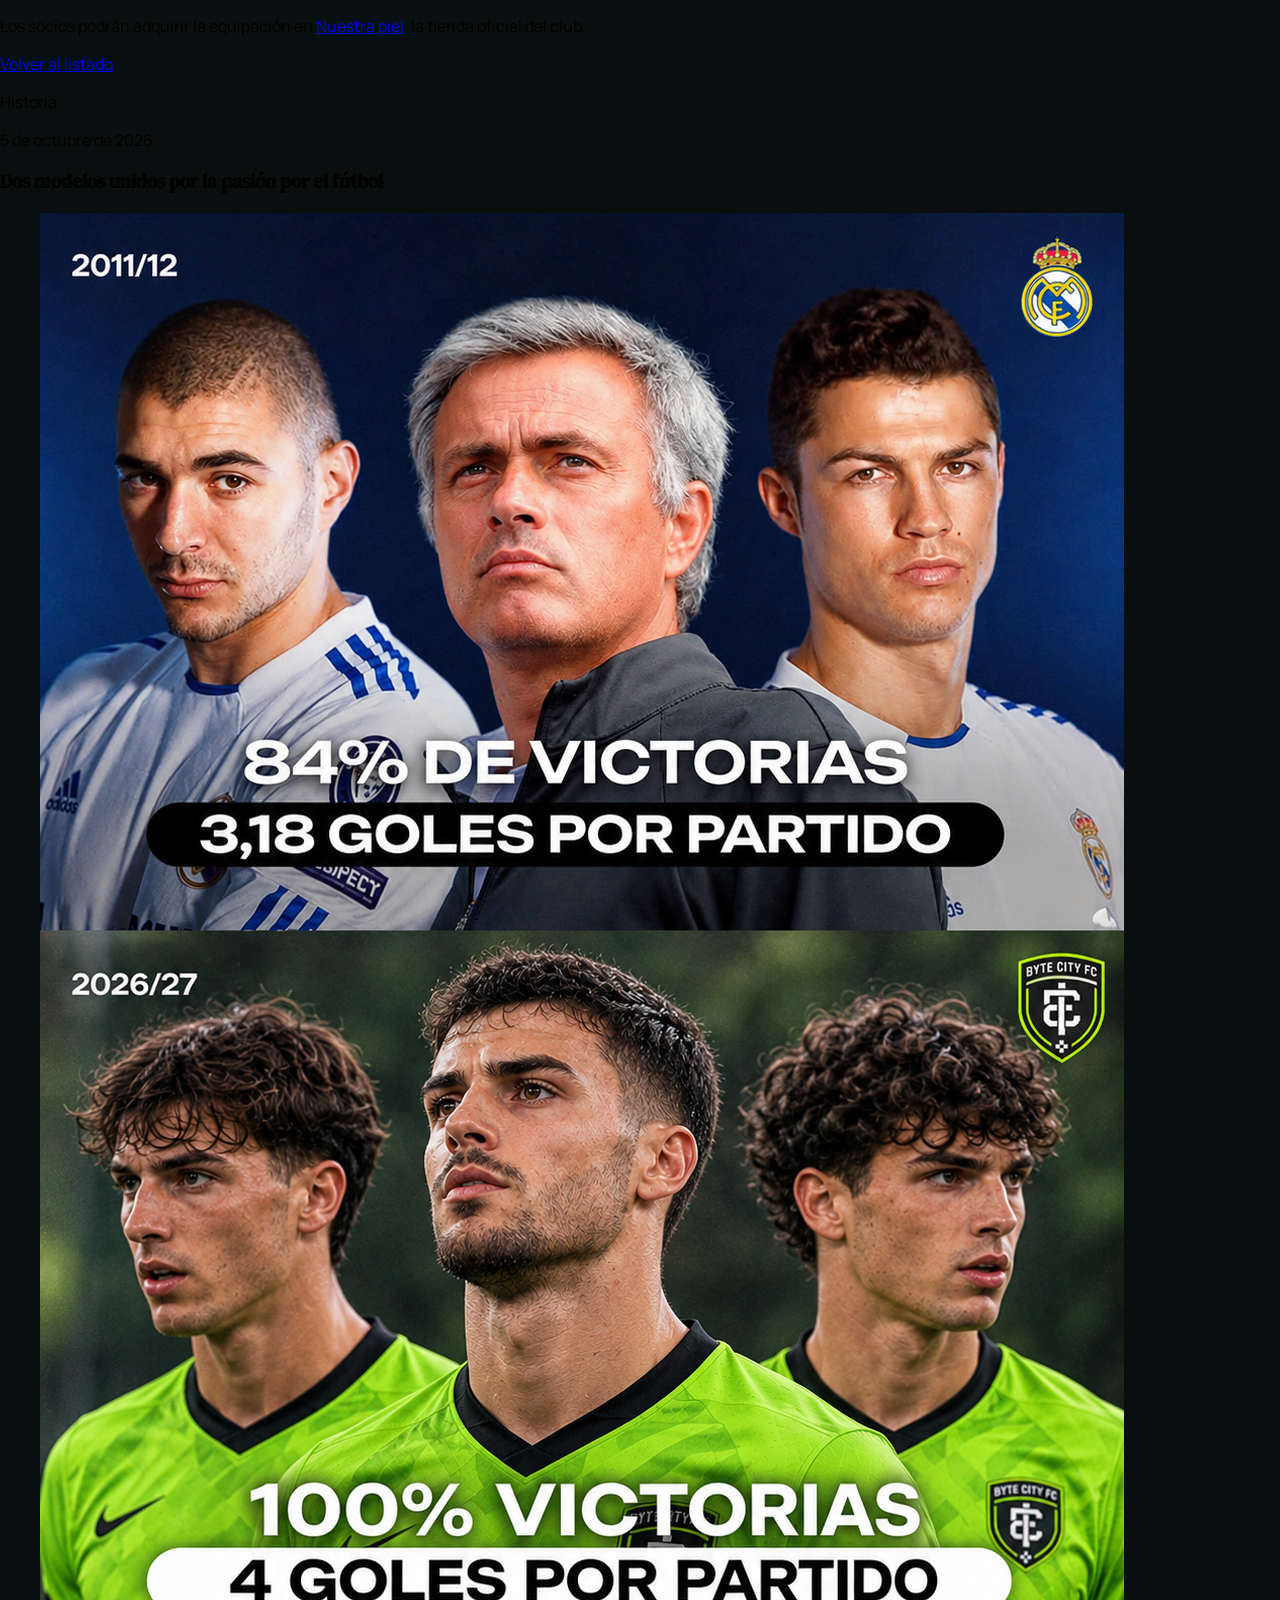
<file: pages/actualidad.html>
<!DOCTYPE html>
<html lang="es">
<head>
    <meta charset="UTF-8">
    <meta name="viewport" content="width=device-width, initial-scale=1.0">
    <title>Actualidad - Byte City FC</title>
    <link rel="stylesheet" href="../style.css">
</head>
<body>

    <header id="menuNavegacion">
        <div class="navbar-anuncio">PLAY - CODE - WIN</div>
        <div class="navbar-principal">
            <div class="navbar-izquierda">
                <a class="navbar-escudo" href="../index.html" aria-label="Ir al inicio">
                    <img src="../img/escudo/Escudo-Sin-Fondo.png" alt="Escudo de Byte City FC">
                </a>
                <ul class="navbar-lista">
                    <li><a href="../pages/club.html">Club</a></li>
                    <li><a href="../pages/equipo.html">Equipo</a></li>
                    <li><a href="../pages/partidos.html">Partidos</a></li>
                    <li><a href="../pages/nuestra-piel.html">Nuestra piel</a></li>
                    <li><a href="../pages/actualidad.html">Actualidad</a></li>
                </ul>
            </div>
            <a href="../pages/hazte-socio.html" class="navbar-socio">Hazte socio</a>
        </div>
    </header>

    <main>
        <section aria-labelledby="tituloActualidad">
            <h1 id="tituloActualidad">Actualidad</h1>
            <p>Noticias, imágenes y novedades de Byte City FC.</p>

            <article id="presentacion-temporada">
                <header>
                    <img src="../img/noticias/Bienvenido%20a%20Byte%20City%20FC%202026_2027.png"
                         alt="Presentación oficial de Byte City FC para la temporada 2026-2027">
                    <p>Club</p>
                    <time datetime="2026-08-28">28 de agosto de 2026</time>
                    <h2>Bienvenida a la temporada 2026-2027</h2>
                </header>
                <p>Byte City FC inicia una nueva temporada con ilusión, una plantilla renovada y el objetivo de seguir creciendo dentro de la Liga Digital.</p>
                <a href="#noticia-temporada">Leer noticia completa</a>
            </article>

            <article>
                <header>
                    <img src="../img/noticias/Presentación%20de%20la%20camiseta%20del%20Byte%20City%20FC.png"
                         alt="Nueva equipación presentada por Byte City FC">
                    <p>Equipación</p>
                    <time datetime="2026-09-12">12 de septiembre de 2026</time>
                    <h2>Presentada la nueva equipación oficial</h2>
                </header>
                <p>El club ha mostrado su primera equipación de la temporada, inspirada en la unión entre el mundo tecnológico y la tradición futbolística.</p>
                <a href="#noticia-equipacion">Leer noticia completa</a>
            </article>

            <article>
                <header>
                    <img src="../img/noticias/Comparativa%20futbolística_%20Real%20Madrid%20y%20ByteCity%20FC.png"
                         alt="Comparativa gráfica entre Real Madrid y Byte City FC">
                    <p>Historia</p>
                    <time datetime="2026-10-05">5 de octubre de 2026</time>
                    <h2>Byte City FC analiza una gran referencia del fútbol</h2>
                </header>
                <p>Analizamos los puntos en común y las diferencias entre el proyecto de Byte City FC y una de las instituciones más reconocidas del fútbol mundial.</p>
                <a href="#noticia-comparativa">Leer noticia completa</a>
            </article>

            <article>
                <header>
                    <img src="../img/noticias/Gemini_Generated_Image_i8qjgdi8qjgdi8qj.jpg"
                         alt="Instantes de una jornada reciente de Byte City FC">
                    <p>Partidos</p>
                    <time datetime="2026-11-16">16 de noviembre de 2026</time>
                    <h2>Victoria y clave en el último encuentro</h2>
                </header>
                <p>La victoria frente a RedStorm FC permitió al equipo sumar tres puntos y mantener el ritmo competitivo de las jornadas anteriores.</p>
                <a href="#noticia-jornada">Leer noticia completa</a>
            </article>

            <article>
                <header>
                    <img src="../img/noticias/Gemini_Generated_Image_uucoqruucoqruuco.jpg"
                         alt="Aficionados reunidos en el estadio de Byte City FC">
                    <p>Afición</p>
                    <time datetime="2026-11-18">18 de noviembre de 2026</time>
                    <h2>La afición llena de energía el Bit Arena</h2>
                </header>
                <p>Los socios y seguidores de Byte City FC continúan convirtiendo cada partido en casa en una cita colectiva con identidad propia.</p>
                <a href="#noticia-aficion">Leer noticia completa</a>
            </article>
        </section>

        <section aria-labelledby="tituloNoticiasCompletas">
            <h2 id="tituloNoticiasCompletas">Noticias completas</h2>

            <article id="noticia-temporada">
                <header>
                    <p>Club</p>
                    <time datetime="2026-08-28">28 de agosto de 2026</time>
                    <h3>Un inicio ambicioso para la temporada 2026-2027</h3>
                </header>

                <figure>
                    <img src="../img/noticias/Bienvenido%20a%20Byte%20City%20FC%202026_2027.png"
                         alt="Cartel de bienvenida a la temporada 2026-2027">
                    <figcaption>Byte City FC da la bienvenida a su nueva temporada.</figcaption>
                </figure>

                <p>La nueva temporada arranca con el objetivo de consolidar la identidad del club y competir al máximo nivel en la Liga Digital. El cuerpo técnico ha preparado una pretemporada basada en el trabajo colectivo, la intensidad y la incorporación de nuevos perfiles.</p>

                <h4>Una plantilla preparada</h4>
                <p>Los jugadores han completado varios entrenamientos de adaptación al sistema de juego. La dirección deportiva considera que el equilibrio entre juventud y experiencia será una de las claves del proyecto.</p>

                <blockquote>
                    <p>«Queremos que cada partido represente nuestra forma de entender el fútbol: trabajo, creatividad y unión.»</p>
                </blockquote>

                <a href="#presentacion-temporada">Volver al listado</a>
            </article>

            <article id="noticia-equipacion">
                <header>
                    <p>Equipación</p>
                    <time datetime="2026-09-12">12 de septiembre de 2026</time>
                    <h3>La nueva equipación combina tecnología y tradición</h3>
                </header>

                <figure>
                    <img src="../img/noticias/presentacion-equipacion.jpg"
                         alt="Presentación de la equipación de Byte City FC">
                    <figcaption>Detalle de la nueva equipación oficial.</figcaption>
                </figure>

                <p>La primera equipación incorpora los colores oficiales del club y un diseño inspirado en circuitos digitales. La pieza mantiene líneas deportivas limpias y representa el lema del equipo: <strong>Play, Code, Win</strong>.</p>

                <h4>Disponible en tienda</h4>
                <p>Los socios podrán adquirir la equipación en <a href="nuestra-piel.html">Nuestra piel</a>, la tienda oficial del club.</p>

                <a href="#presentacion-temporada">Volver al listado</a>
            </article>

            <article id="noticia-comparativa">
                <header>
                    <p>Historia</p>
                    <time datetime="2026-10-05">5 de octubre de 2026</time>
                    <h3>Dos modelos unidos por la pasión por el fútbol</h3>
                </header>

                <figure>
                    <img src="../img/noticias/Comparativa%20futbolística_%20Real%20Madrid%20y%20ByteCity%20FC.png"
                         alt="Comparación visual entre Real Madrid y Byte City FC">
                    <figcaption>Comparativa de estilos y valores futbolísticos.</figcaption>
                </figure>

                <p>Esta iniciativa permite comparar dos proyectos muy distintos: una institución histórica y consolidada con un club ficticio nacido en el entorno educativo y tecnológico. Aunque sus dimensiones no sean comparables, ambos comparten la importancia del trabajo en equipo y la pertenencia de sus aficiones.</p>

                <h4>Aprender observando</h4>
                <p>El análisis ayuda a identificar aspectos organizativos, deportivos y culturales que Byte City FC puede estudiar para seguir desarrollándose.</p>

                <a href="#presentacion-temporada">Volver al listado</a>
            </article>

            <article id="noticia-jornada">
                <header>
                    <p>Partidos</p>
                    <time datetime="2026-11-16">16 de noviembre de 2026</time>
                    <h3>Byte City FC se impuso con autoridad</h3>
                </header>

                <figure>
                    <img src="../img/noticias/Gemini_Generated_Image_i8qjgdi8qjgdi8qj.jpg"
                         alt="Escena del partido celebrado en el Bit Arena">
                    <figcaption>El equipo celebra la victoria en su estadio.</figcaption>
                </figure>

                <p>El marcador reflejó el buen rendimiento colectivo de Byte City FC ante RedStorm FC. El equipo controló el ritmo, aprovechó sus ocasiones y mantuvo una defensa segura durante los noventa minutos.</p>

                <h4>Próximo objetivo</h4>
                <p>El siguiente partido llega tras una semana de preparación intensa. Toda la plantilla quiere seguir sumando y afrontar el calendario con confianza.</p>

                <a href="partidos.html">Consultar todos los resultados</a>
            </article>

            <article id="noticia-aficion">
                <header>
                    <p>Afición</p>
                    <time datetime="2026-11-18">18 de noviembre de 2026</time>
                    <h3>La energía de la grada impulsa al equipo</h3>
                </header>

                <figure>
                    <img src="../img/noticias/Gemini_Generated_Image_uucoqruucoqruuco.jpg"
                         alt="Afición de Byte City FC animando en el estadio">
                    <figcaption>La afición acompaña al equipo en el Bit Arena.</figcaption>
                </figure>

                <p>Los cánticos y el apoyo incondicional de la afición han acompañado al equipo durante toda la temporada. Los socios consideran el estadio un lugar de encuentro donde compartir la pasión por el fútbol y la identidad de Byte City.</p>

                <h4>Comunidad y club</h4>
                <p>Las peñas organizan desplazamientos, reuniones y actividades que hacen crecer la comunidad alrededor del equipo.</p>

                <a href="club.html#aficion">Conocer a la afición</a>
            </article>
        </section>
    </main>

    <footer>
        <p>&copy; 2026 Byte City FC · Club ficticio creado con fines educativos</p>
        <p>
            <a href="contacto.html">Contacto</a> ·
            <a href="legal.html">Aviso legal</a>
        </p>
    </footer>

</body>
</html>
</file>
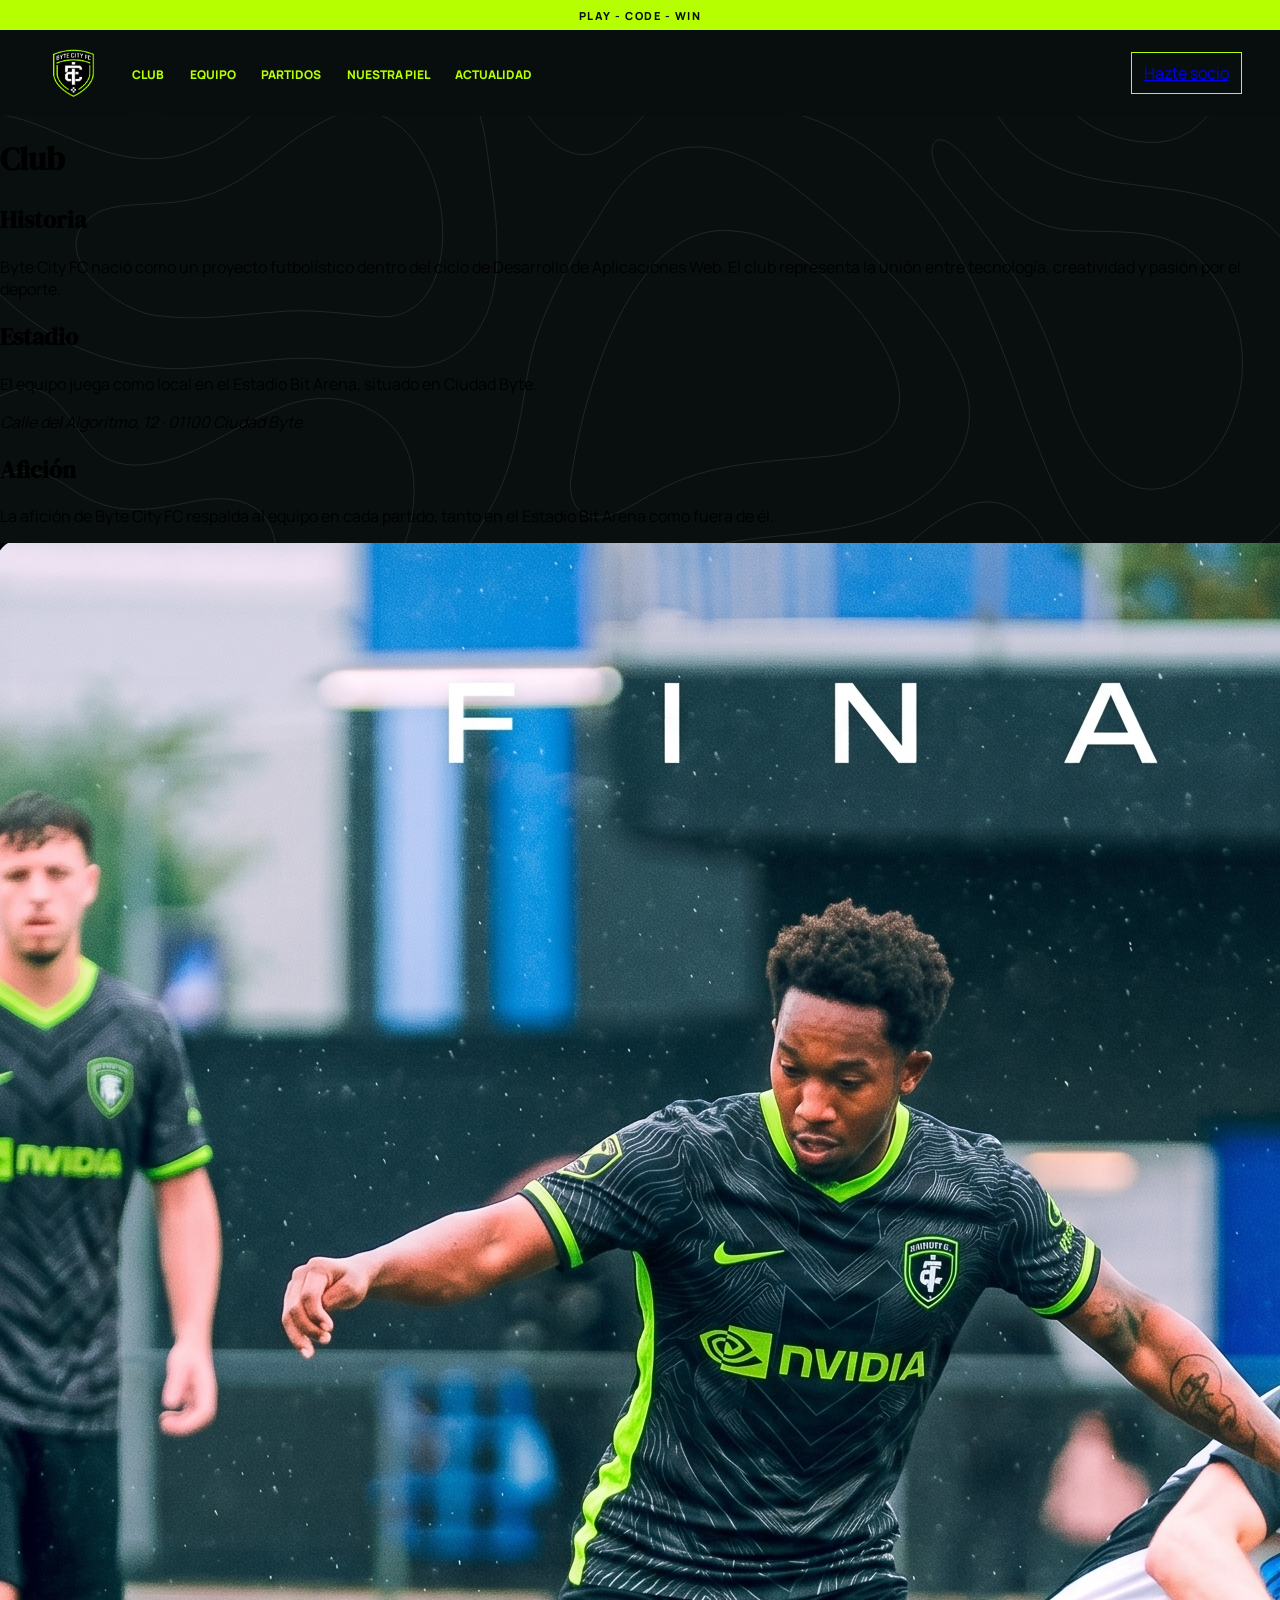
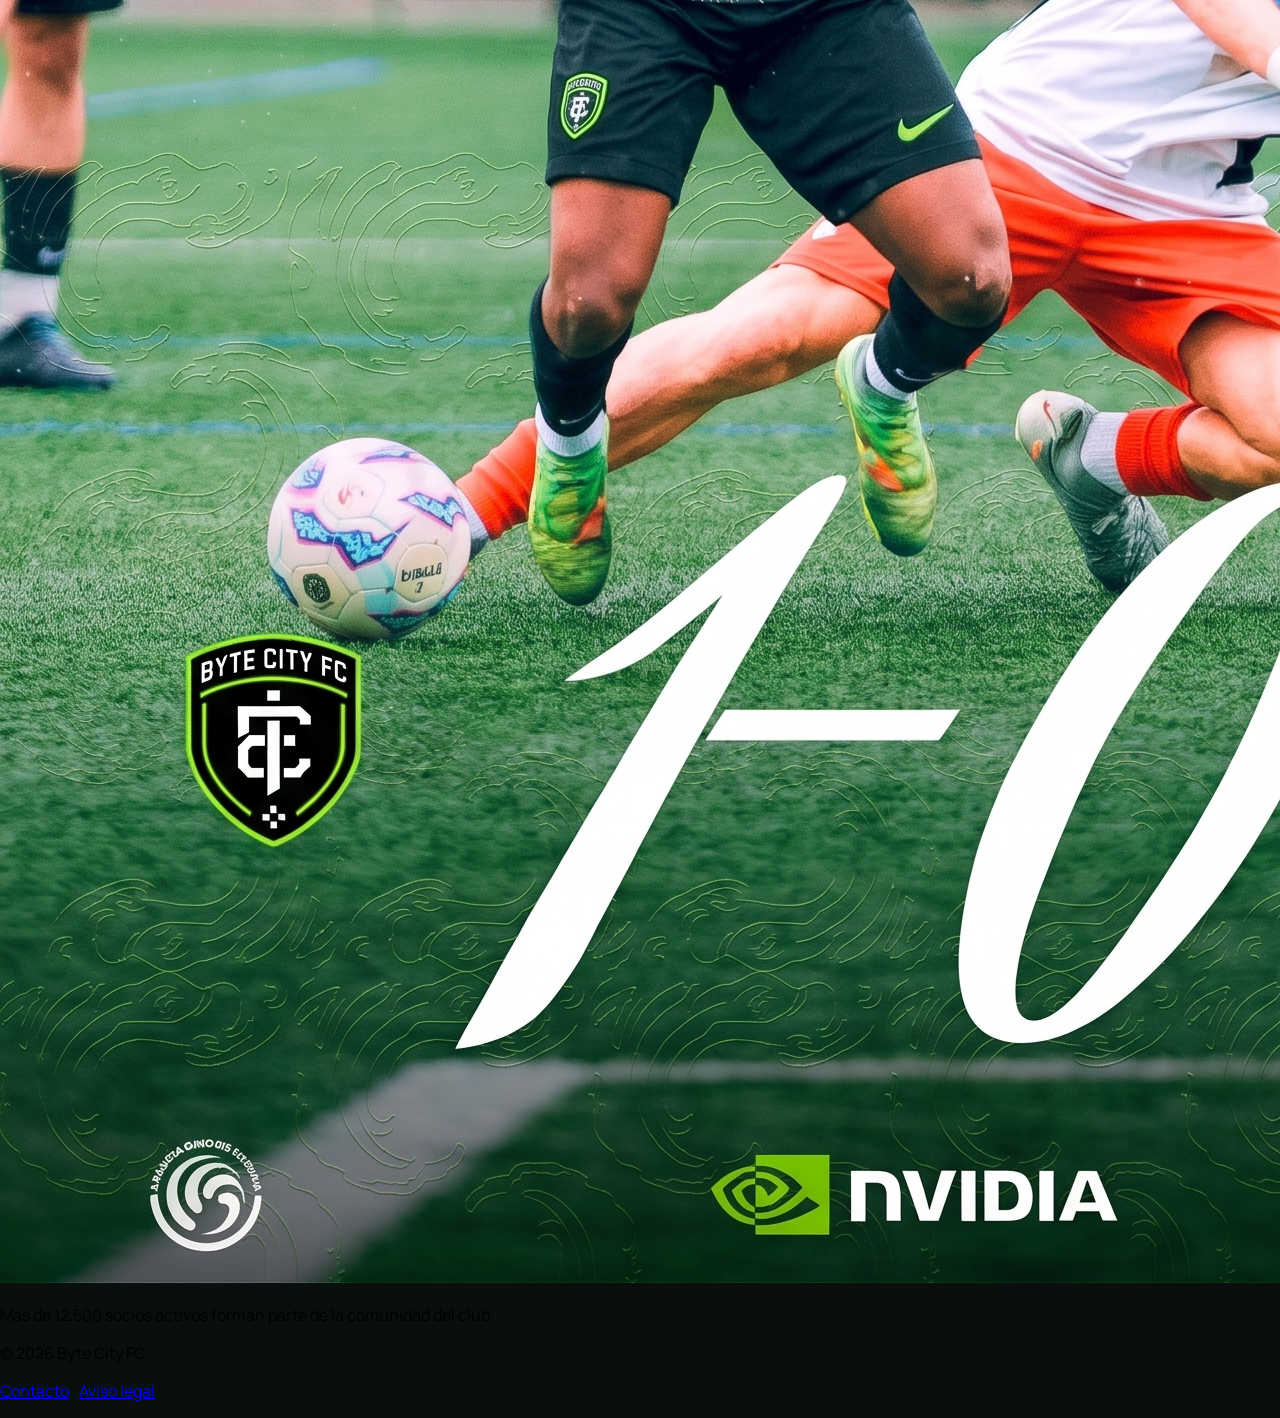
<file: pages/club.html>
<!DOCTYPE html>
<html lang="es">
<head>
    <meta charset="UTF-8">
    <meta name="viewport" content="width=device-width, initial-scale=1.0">
    <title>Club - Byte City FC</title>
    <link rel="stylesheet" href="../style.css">
</head>
<body>
    <header id="menuNavegacion">
        <div class="navbar-anuncio">PLAY - CODE - WIN</div>
        <div class="navbar-principal">
            <div class="navbar-izquierda">
                <a class="navbar-escudo" href="../index.html" aria-label="Ir al inicio">
                    <img src="../img/escudo/Escudo-Sin-Fondo.png" alt="Escudo de Byte City FC">
                </a>
                <ul class="navbar-lista">
                    <li><a href="../pages/club.html">Club</a></li>
                    <li><a href="../pages/equipo.html">Equipo</a></li>
                    <li><a href="../pages/partidos.html">Partidos</a></li>
                    <li><a href="../pages/nuestra-piel.html">Nuestra piel</a></li>
                    <li><a href="../pages/actualidad.html">Actualidad</a></li>
                </ul>
            </div>
            <a href="../pages/hazte-socio.html" class="navbar-socio">Hazte socio</a>
        </div>
    </header>

    <main>
        <h1>Club</h1>
        <section id="historia">
            <h2>Historia</h2>
            <p>Byte City FC nació como un proyecto futbolístico dentro del ciclo de Desarrollo de Aplicaciones Web. El club representa la unión entre tecnología, creatividad y pasión por el deporte.</p>
        </section>
        <section id="estadio">
            <h2>Estadio</h2>
            <p>El equipo juega como local en el Estadio Bit Arena, situado en Ciudad Byte.</p>
            <address>Calle del Algoritmo, 12 · 01100 Ciudad Byte</address>
        </section>
        <section id="aficion">
            <h2>Afición</h2>
            <p>La afición de Byte City FC respalda al equipo en cada partido, tanto en el Estadio Bit Arena como fuera de él.</p>
            <img src="../img/noticias/Gemini_Generated_Image_uucoqruucoqruuco.jpg" alt="Aficionados de Byte City FC">
            <p>Más de 12.500 socios activos forman parte de la comunidad del club.</p>
        </section>
    </main>

    <footer>
        <p>&copy; 2026 Byte City FC</p>
        <p><a href="contacto.html">Contacto</a> · <a href="legal.html">Aviso legal</a></p>
    </footer>
</body>
</html>
</file>
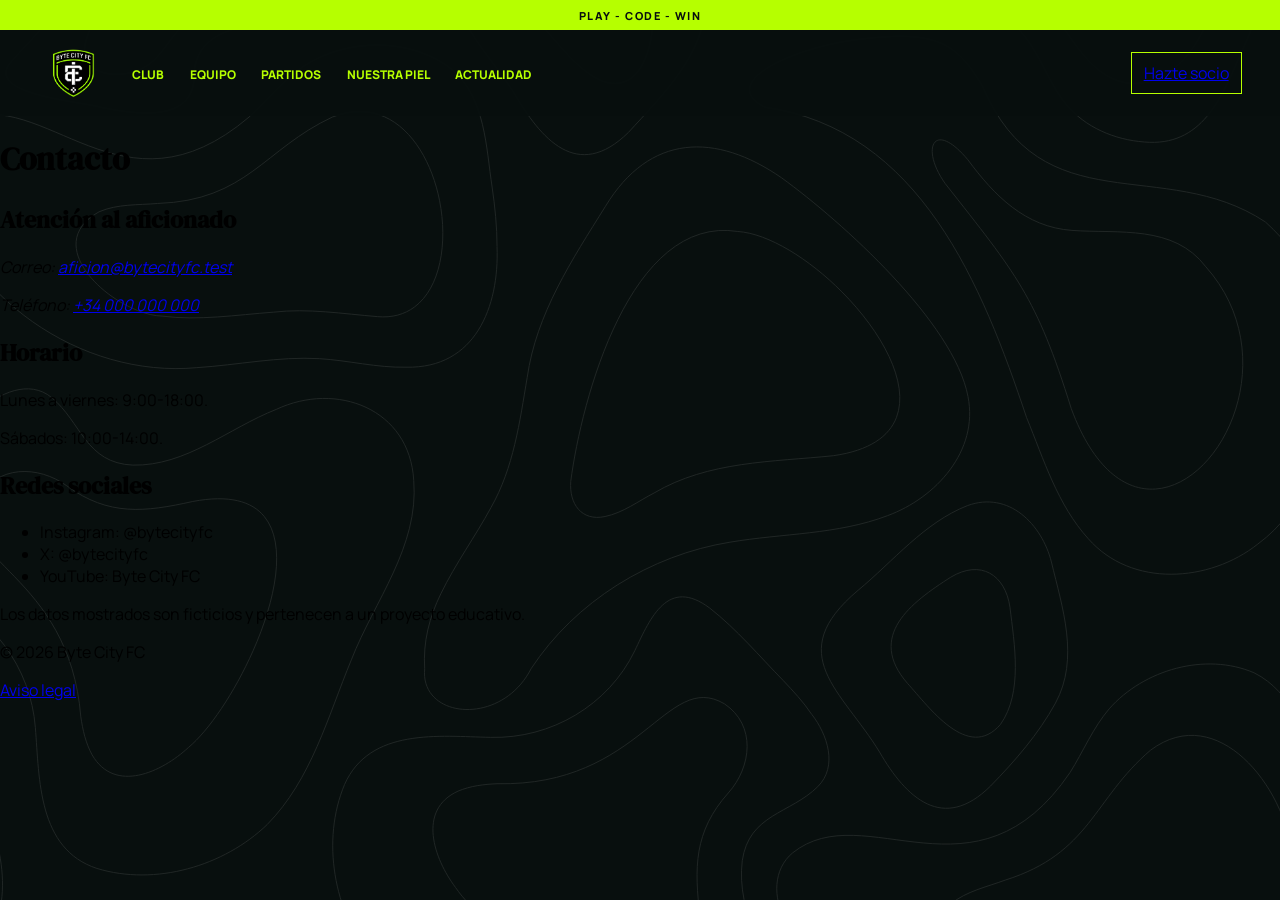
<file: pages/contacto.html>
<!DOCTYPE html>
<html lang="es">
<head>
  <meta charset="UTF-8">
  <meta name="viewport" content="width=device-width, initial-scale=1.0">
  <title>Contacto - Byte City FC</title>
    <link rel="stylesheet" href="../style.css">
</head>
<body>
  <header id="menuNavegacion">
        <div class="navbar-anuncio">PLAY - CODE - WIN</div>
        <div class="navbar-principal">
            <div class="navbar-izquierda">
                <a class="navbar-escudo" href="../index.html" aria-label="Ir al inicio">
                    <img src="../img/escudo/Escudo-Sin-Fondo.png" alt="Escudo de Byte City FC">
                </a>
                <ul class="navbar-lista">
                    <li><a href="../pages/club.html">Club</a></li>
                    <li><a href="../pages/equipo.html">Equipo</a></li>
                    <li><a href="../pages/partidos.html">Partidos</a></li>
                    <li><a href="../pages/nuestra-piel.html">Nuestra piel</a></li>
                    <li><a href="../pages/actualidad.html">Actualidad</a></li>
                </ul>
            </div>
            <a href="../pages/hazte-socio.html" class="navbar-socio">Hazte socio</a>
        </div>
    </header>
  <main>
    <h1>Contacto</h1>
    <section><h2>Atención al aficionado</h2>
      <address><p>Correo: <a href="mailto:aficion@bytecityfc.test">aficion@bytecityfc.test</a></p><p>Teléfono: <a href="tel:+34000000000">+34 000 000 000</a></p></address>
    </section>
    <section><h2>Horario</h2><p>Lunes a viernes: 9:00-18:00.</p><p>Sábados: 10:00-14:00.</p></section>
    <section><h2>Redes sociales</h2><ul><li>Instagram: @bytecityfc</li><li>X: @bytecityfc</li><li>YouTube: Byte City FC</li></ul></section>
    <aside><p>Los datos mostrados son ficticios y pertenecen a un proyecto educativo.</p></aside>
  </main>
  <footer><p>&copy; 2026 Byte City FC</p><p><a href="legal.html">Aviso legal</a></p></footer>
</body>
</html>
</file>
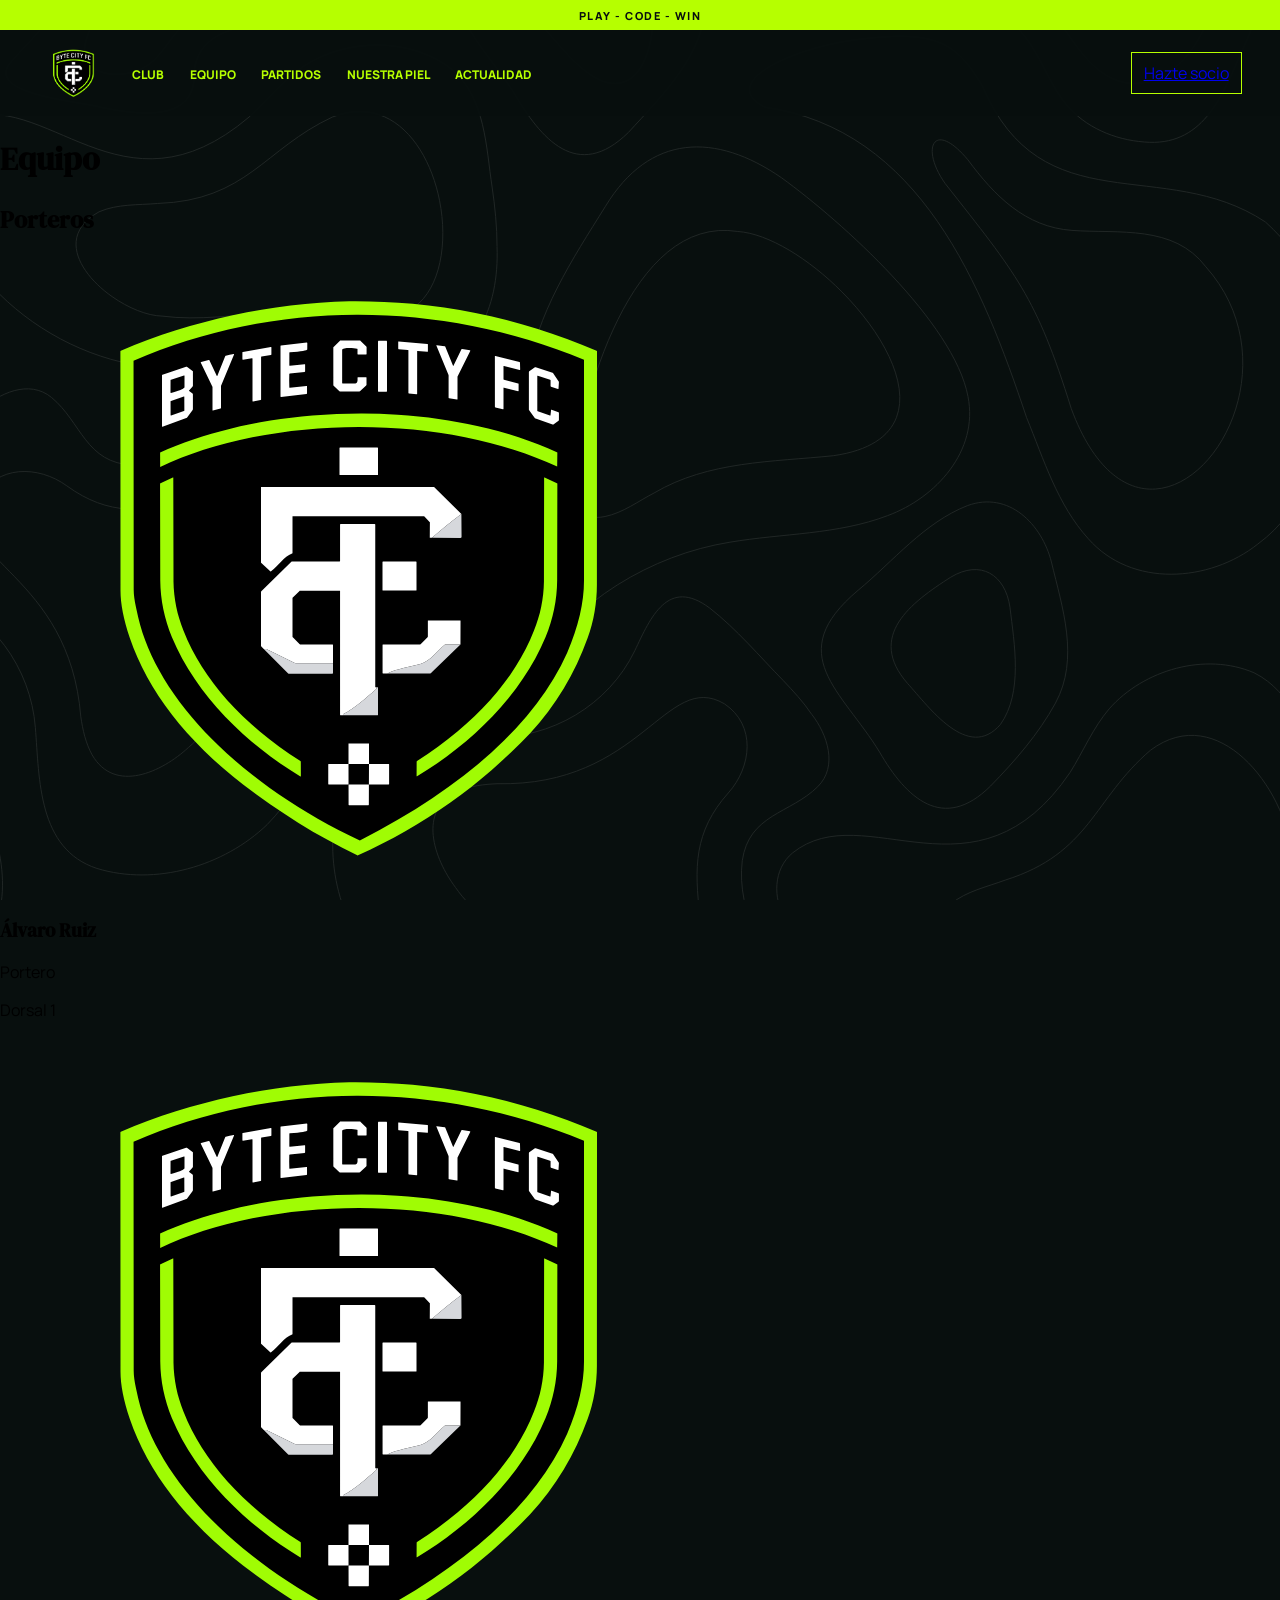
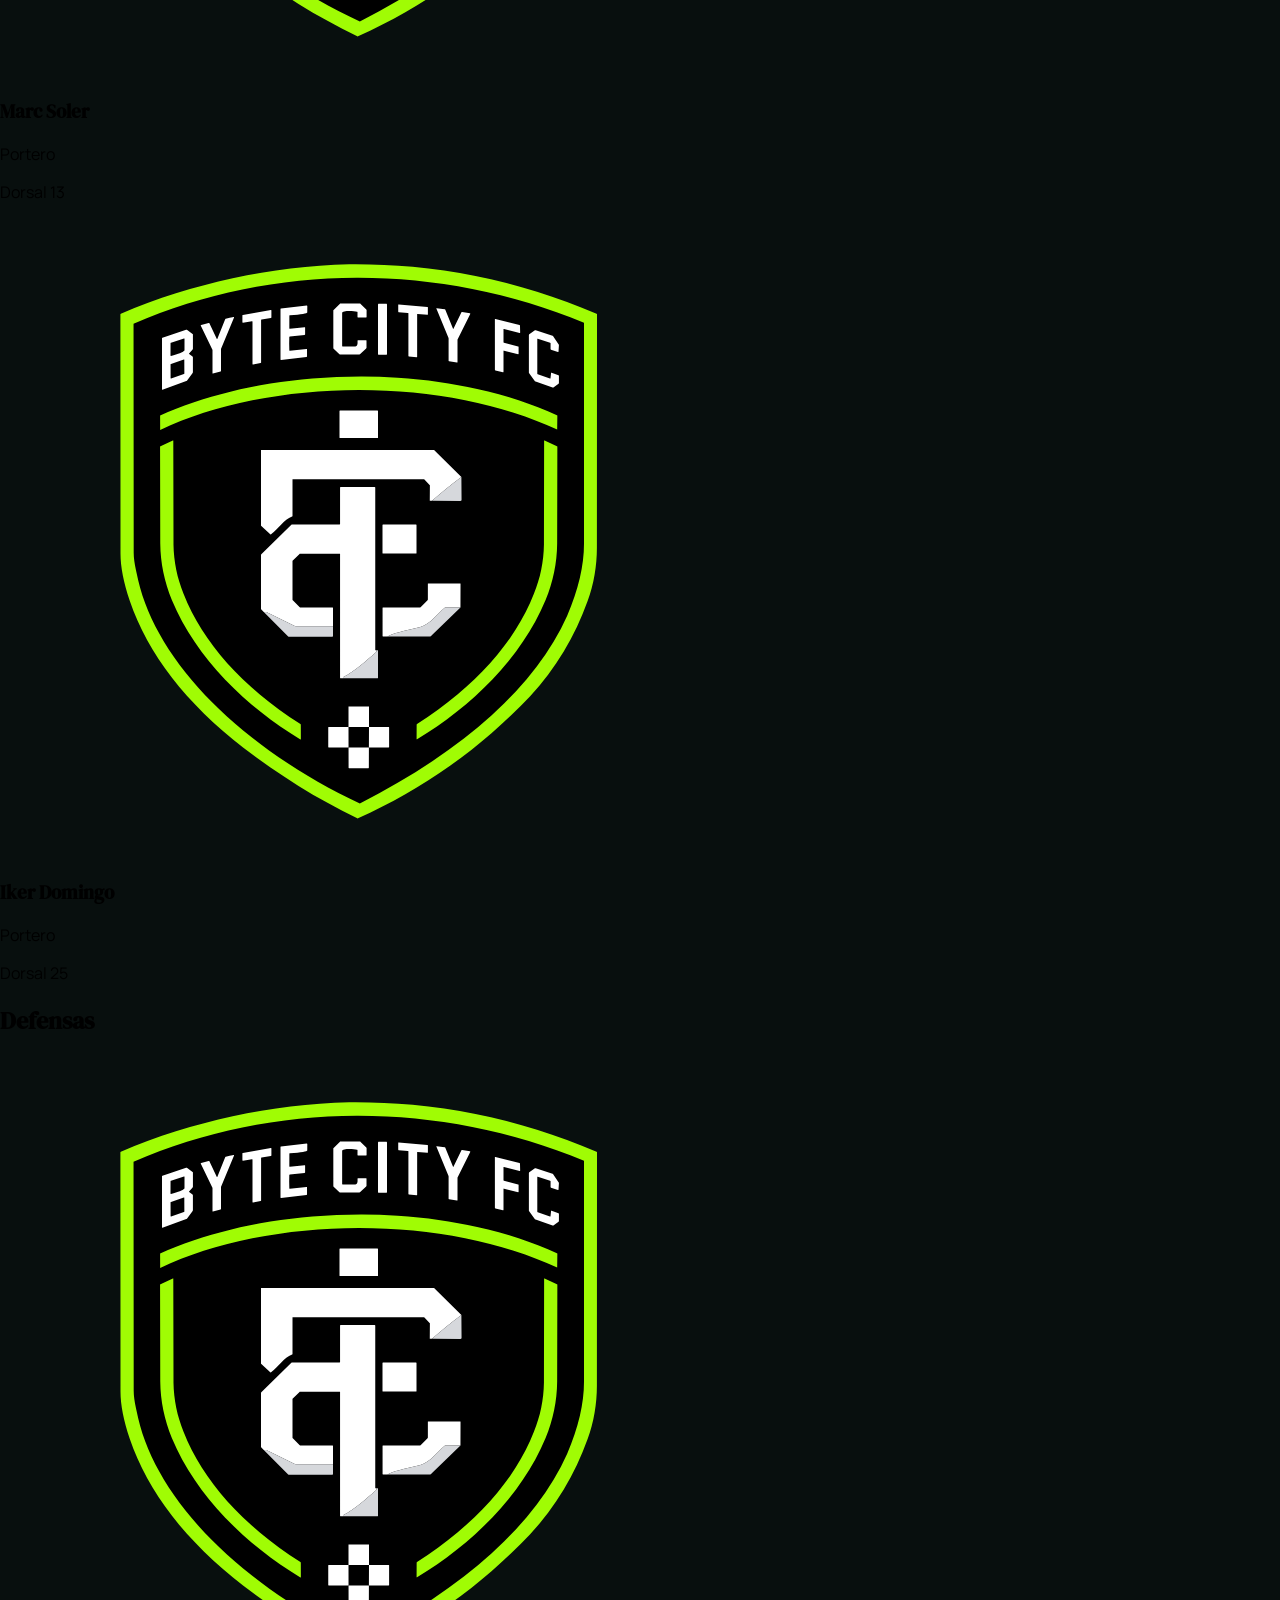
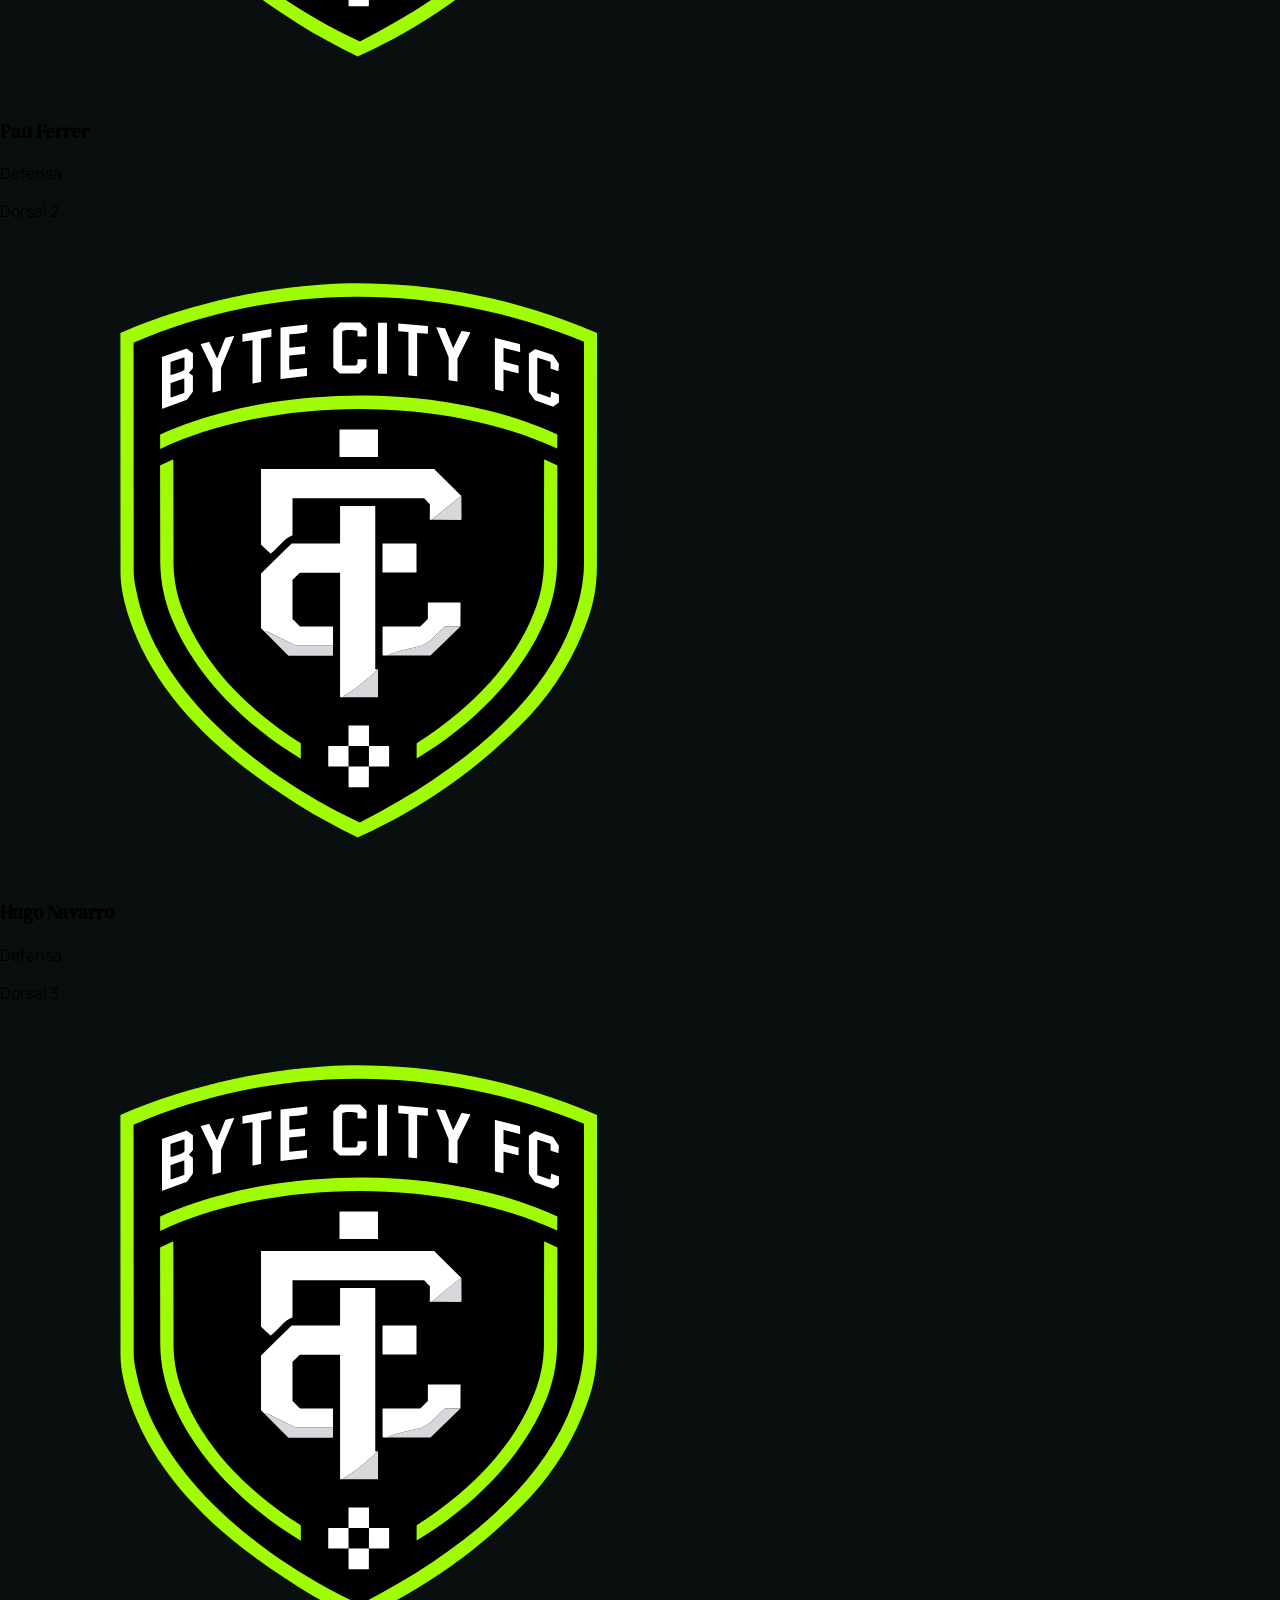
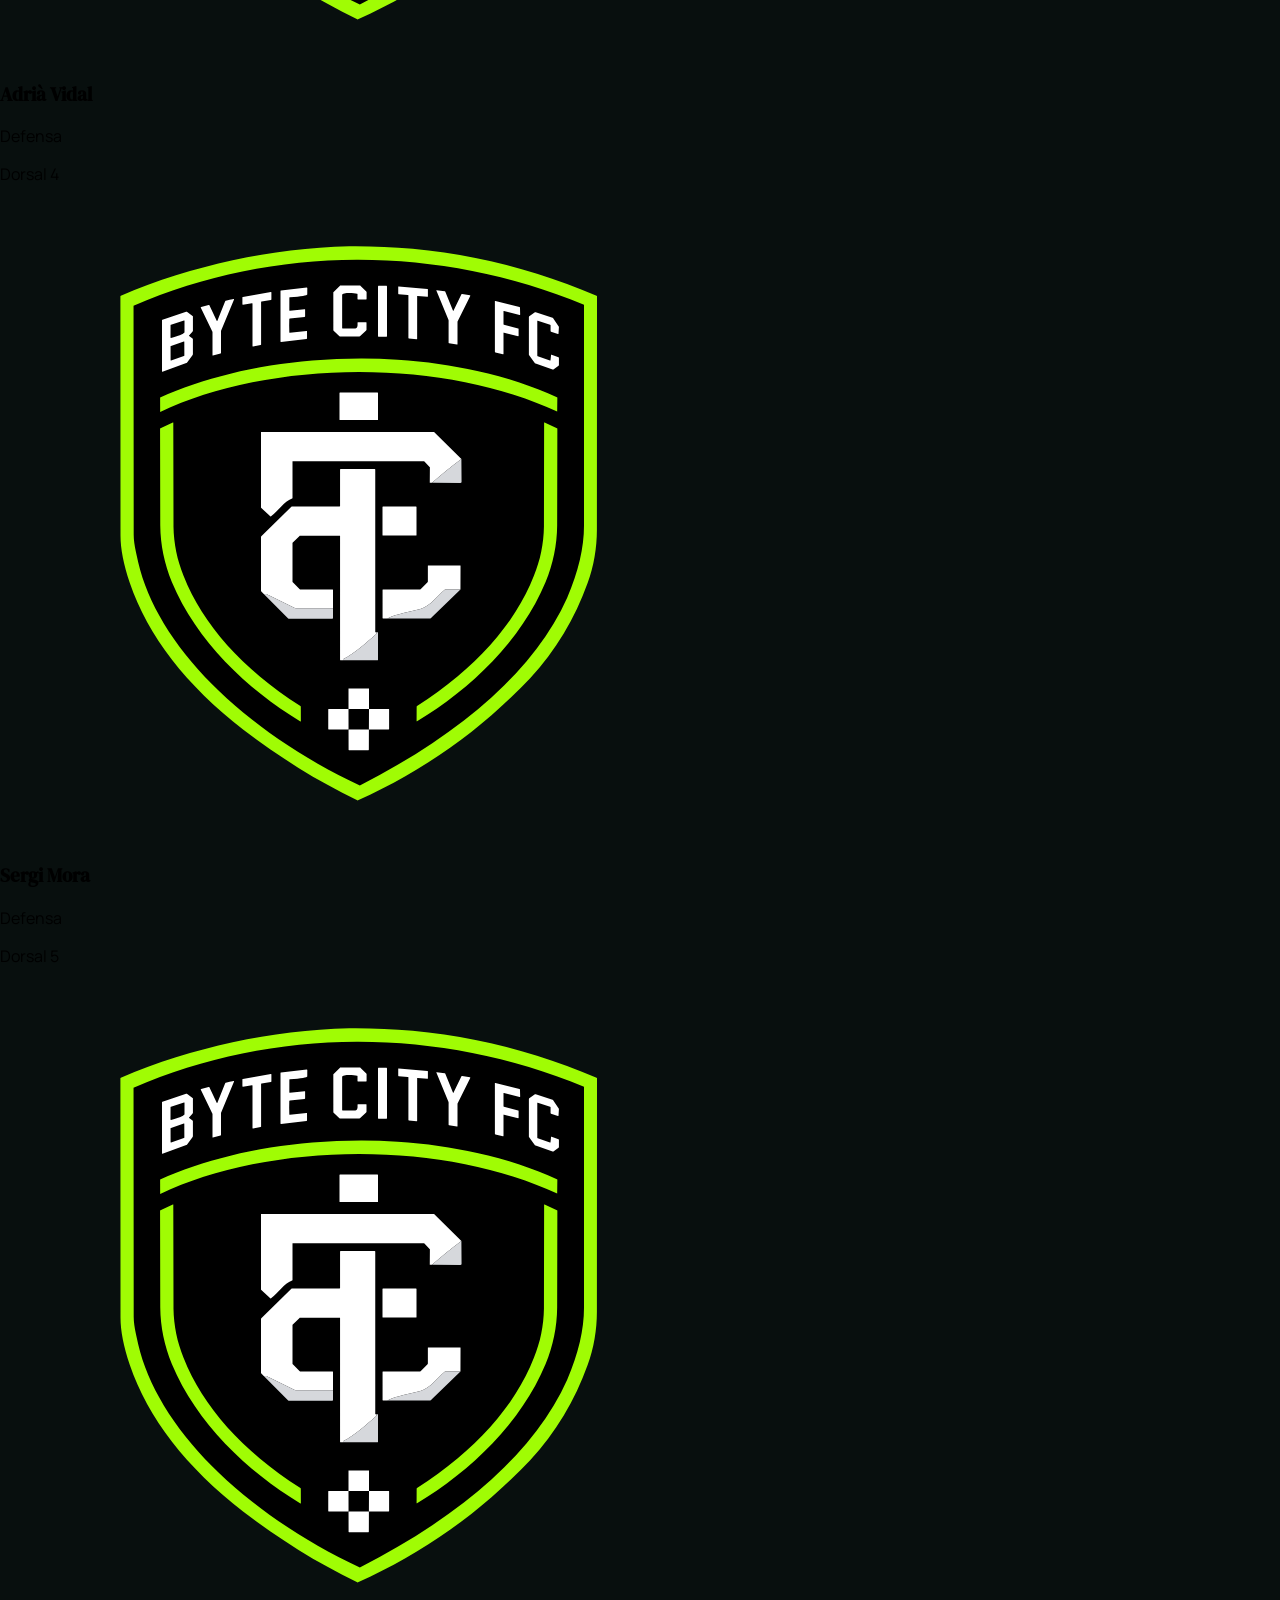
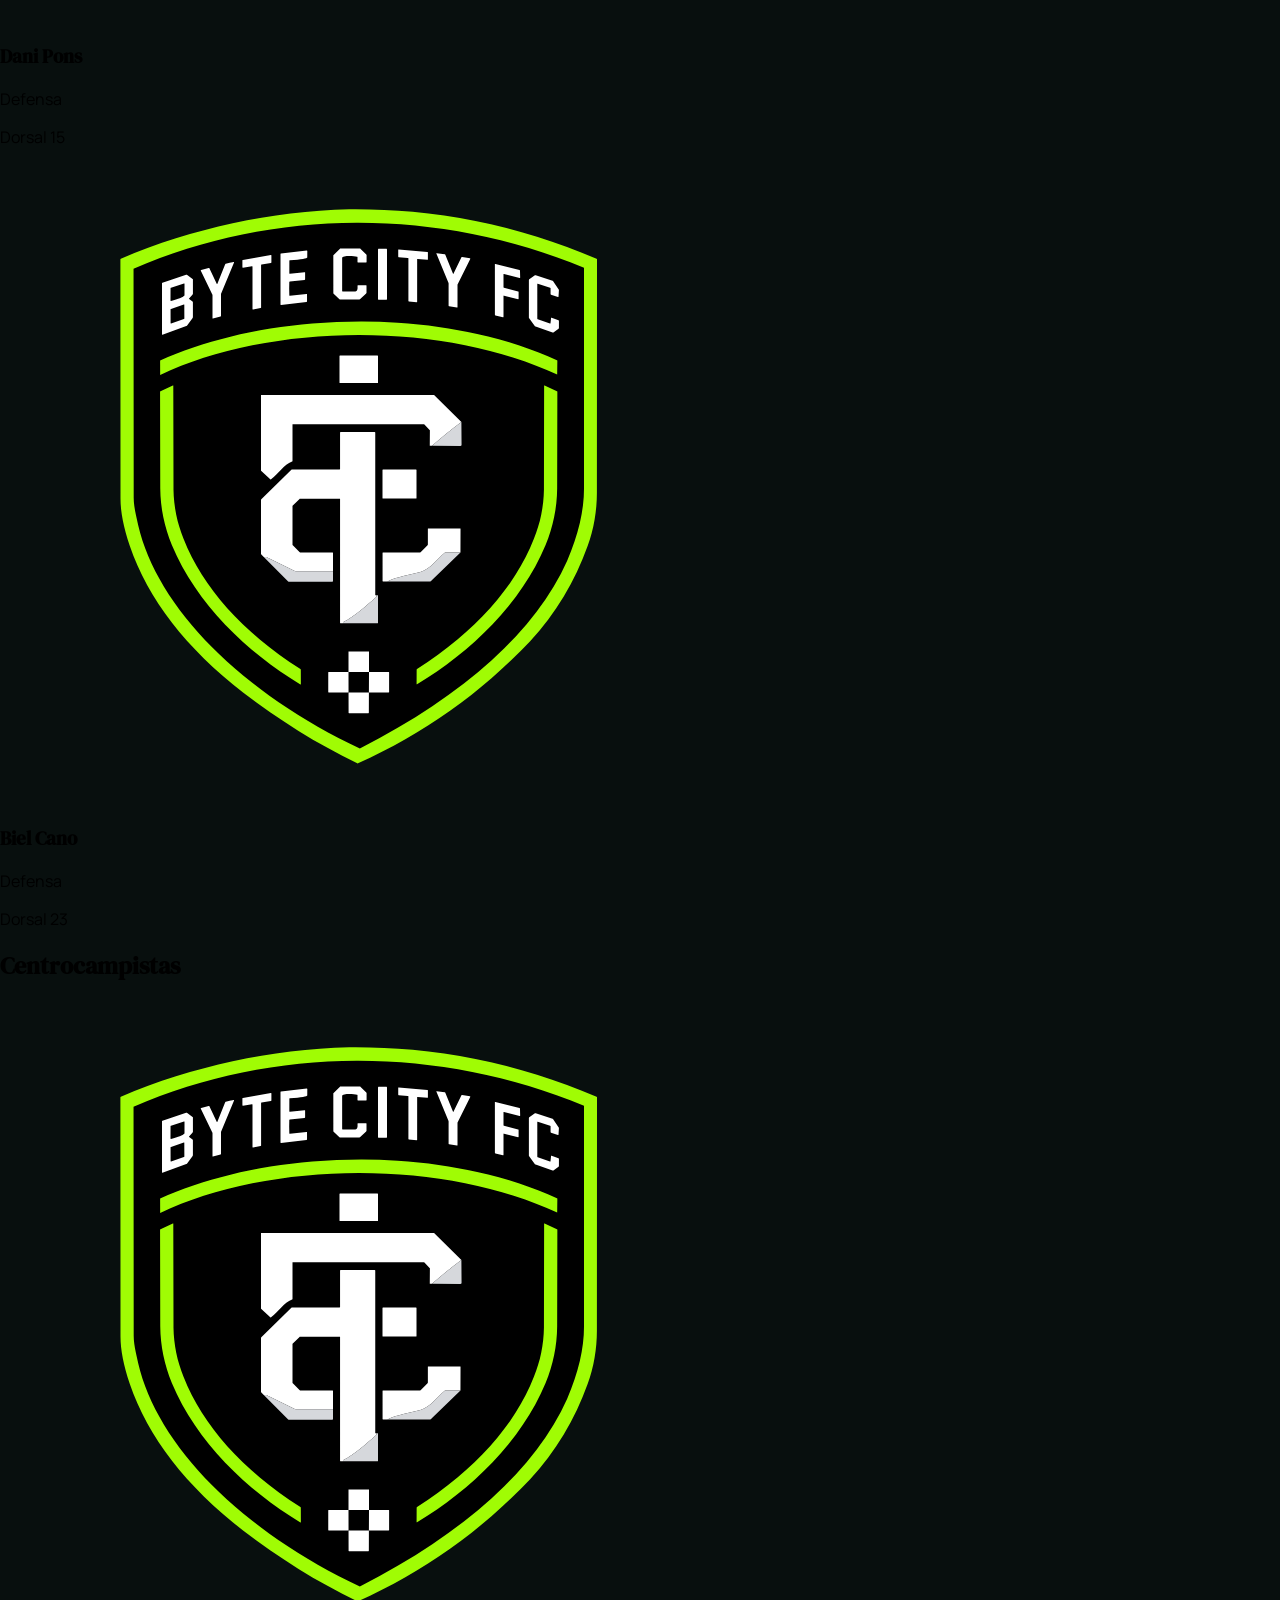
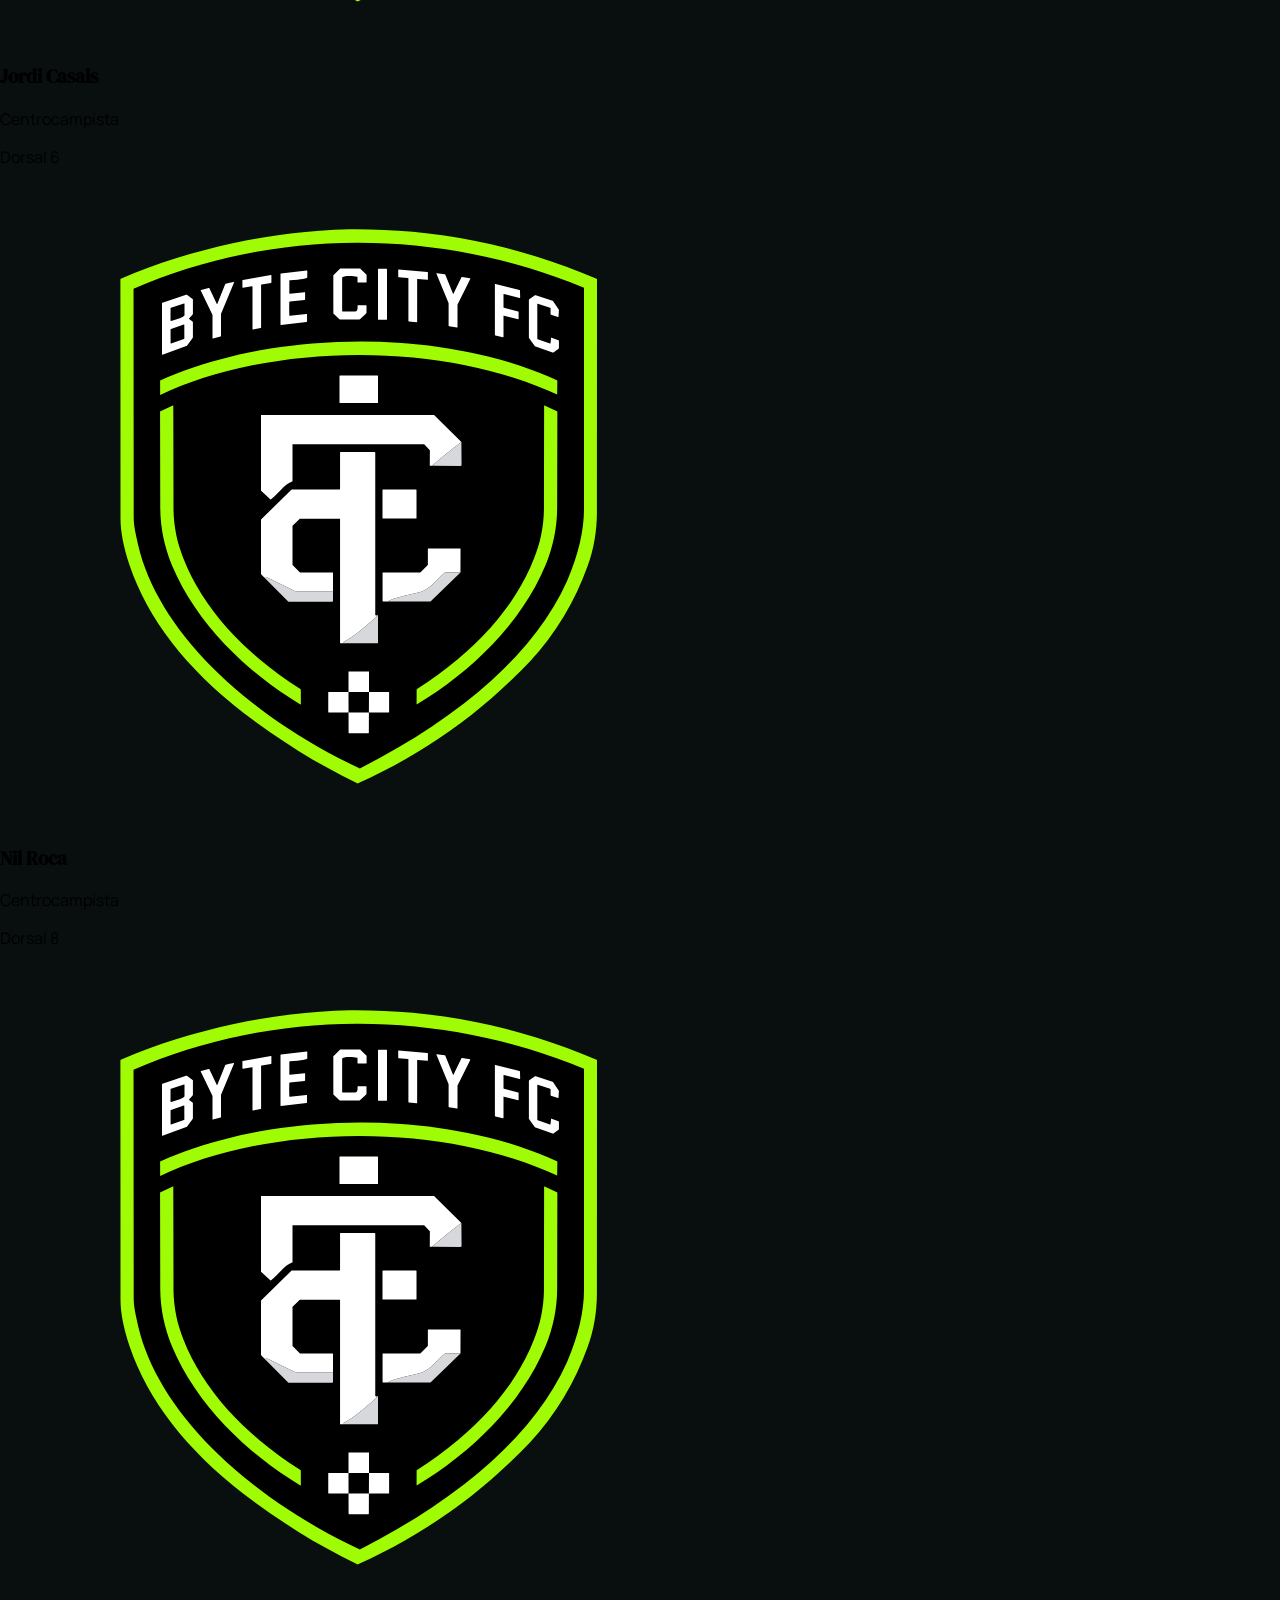
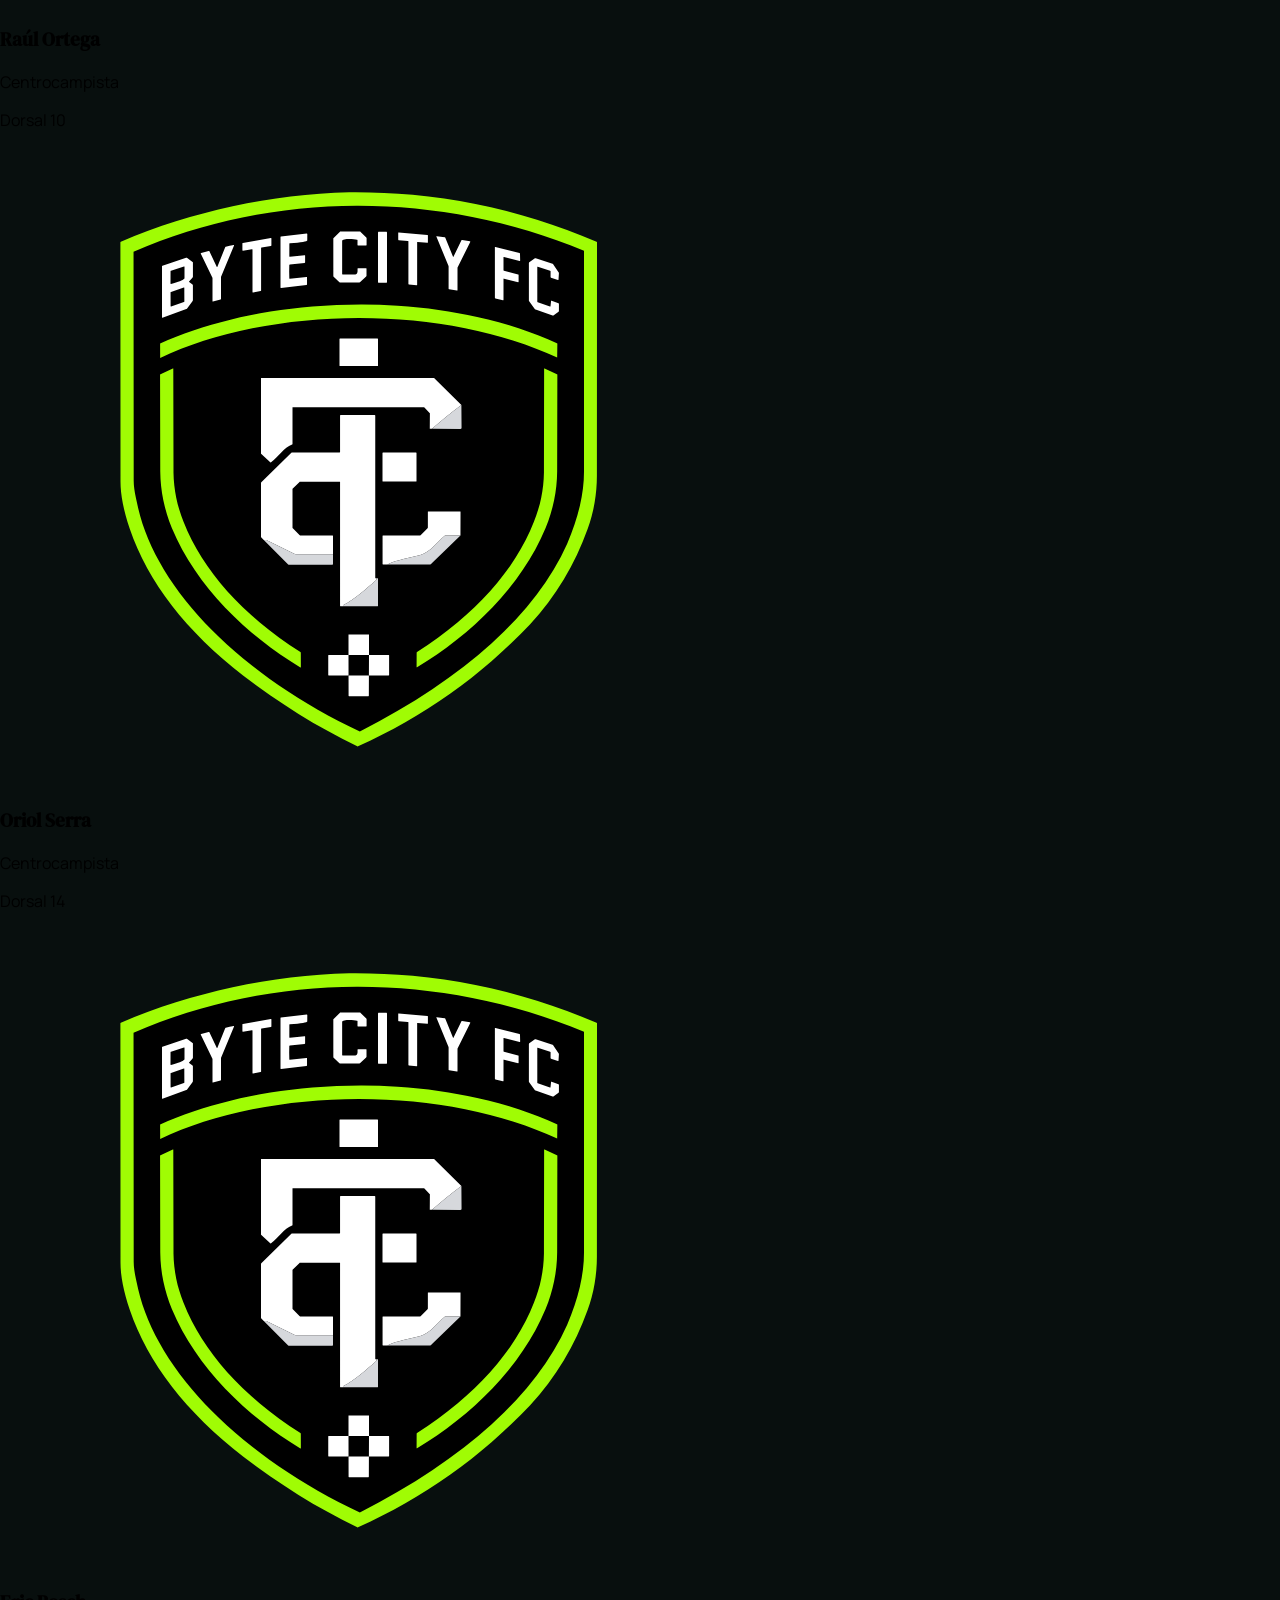
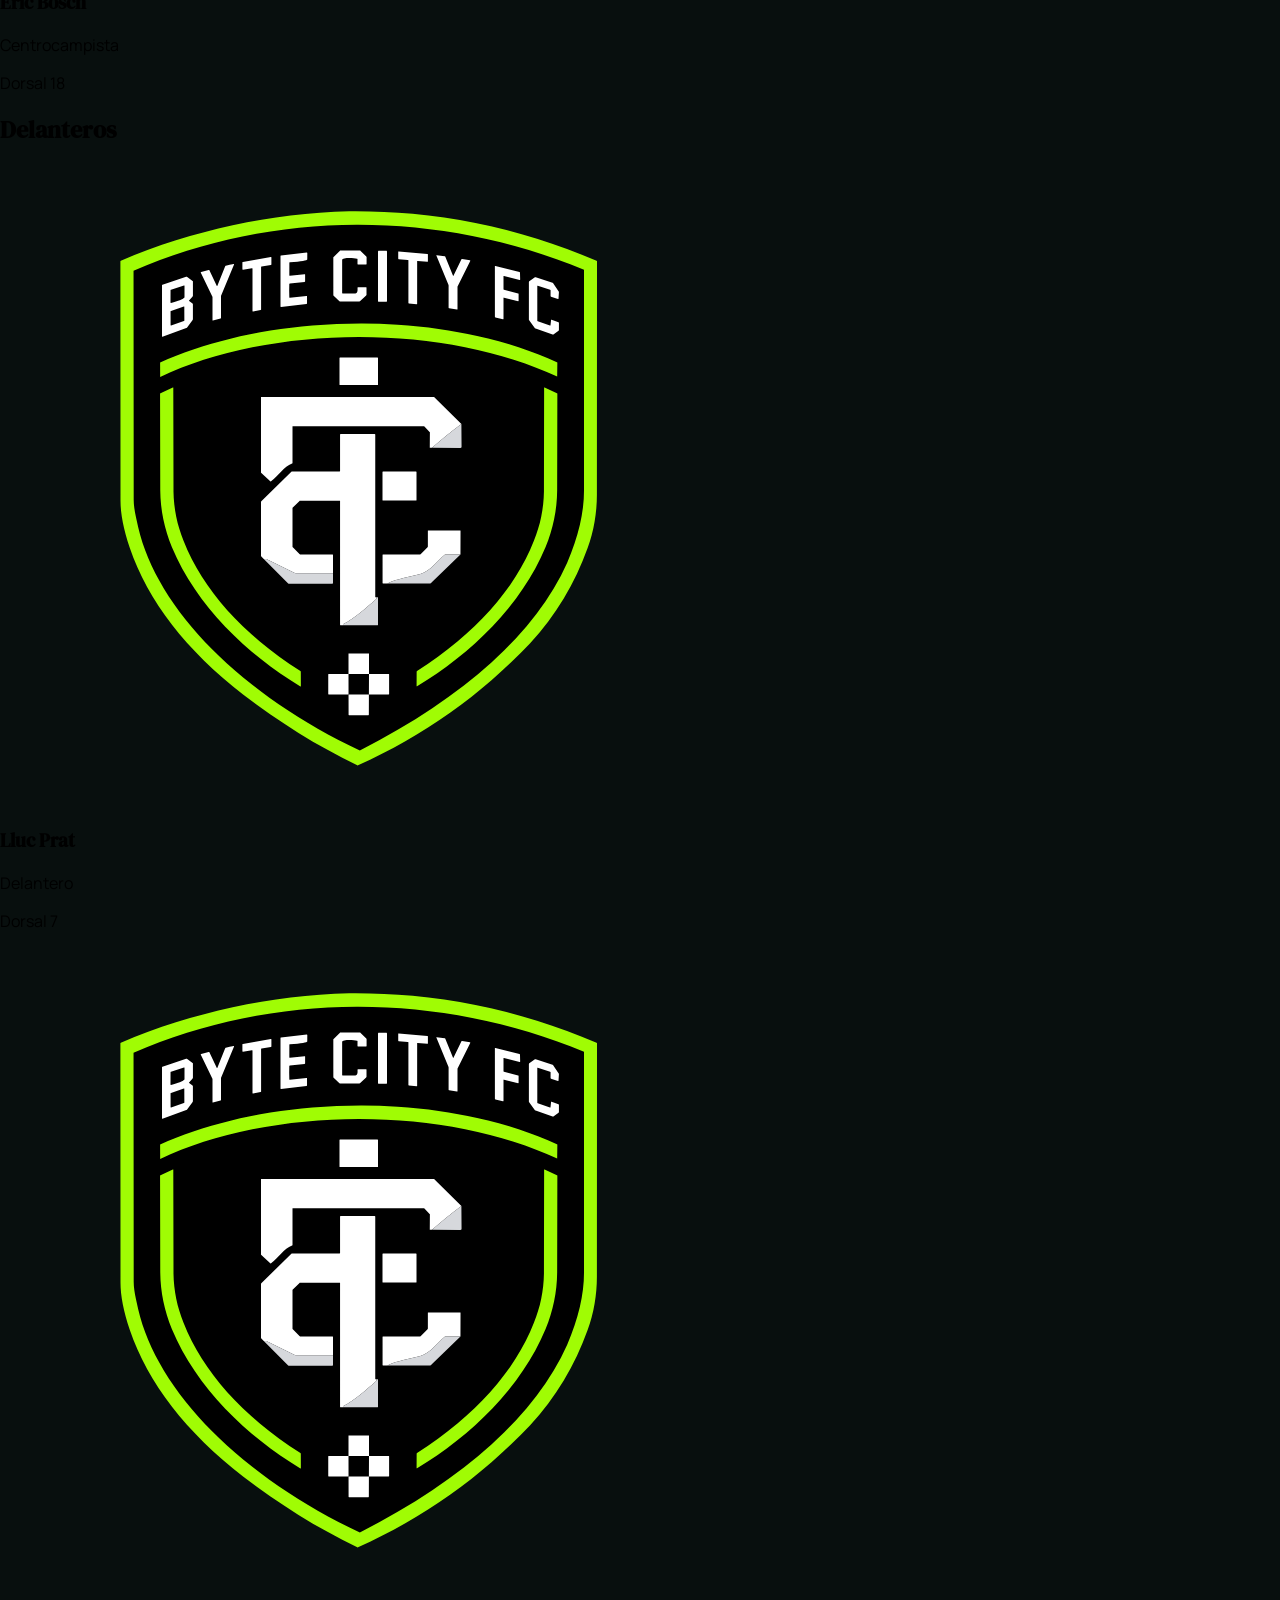
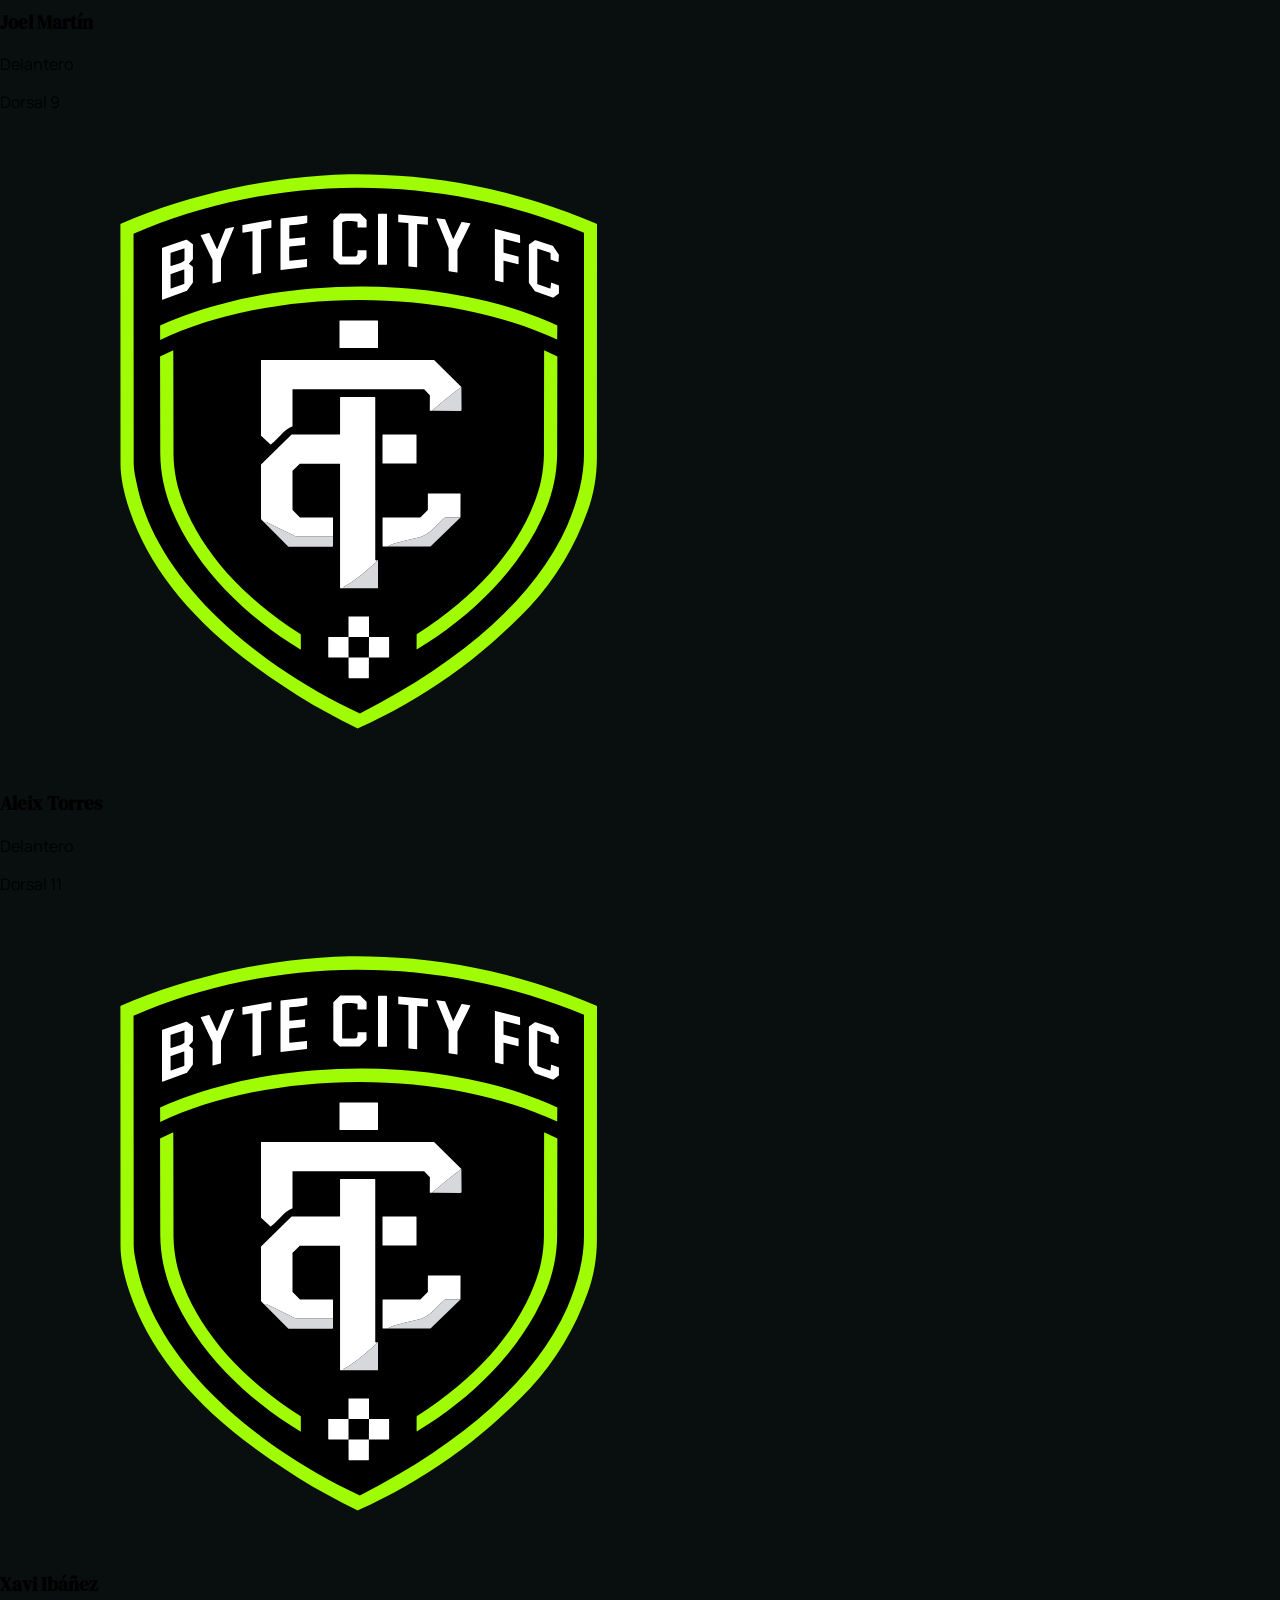
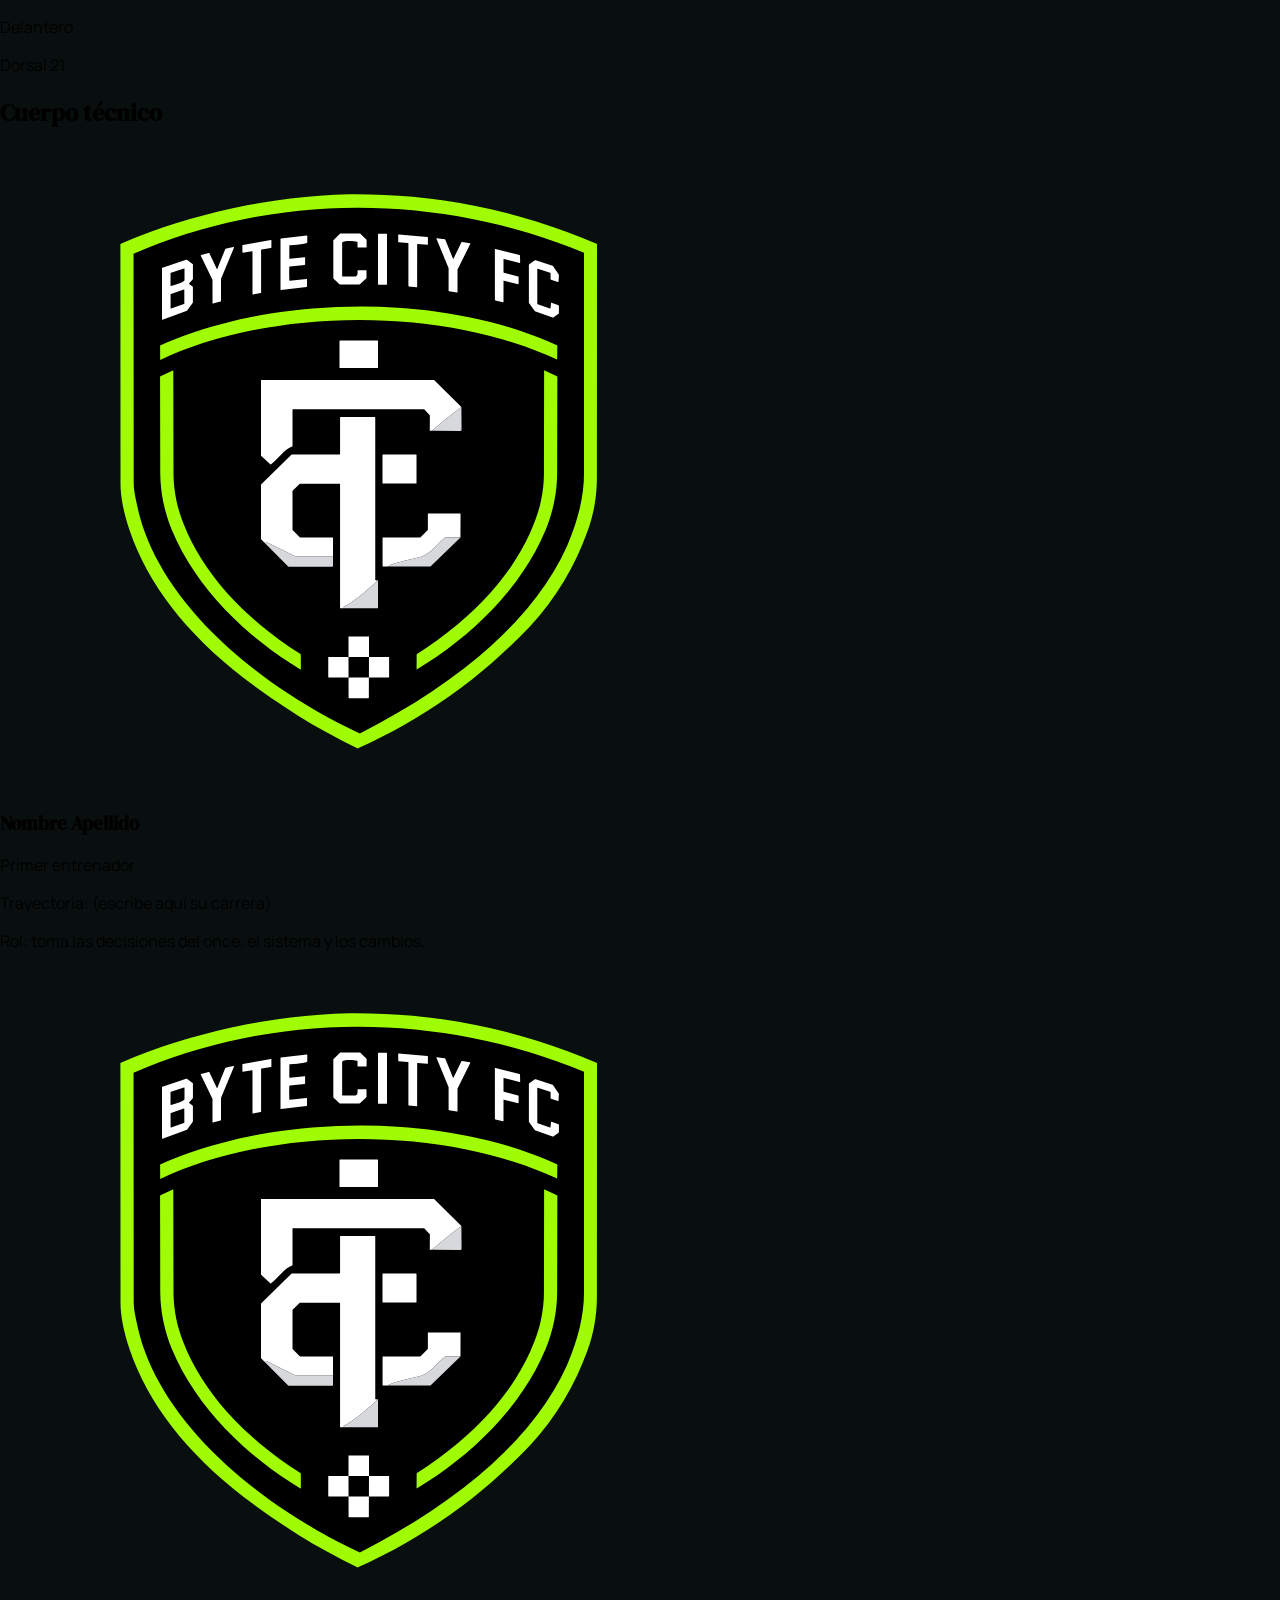
<file: pages/equipo.html>
<!DOCTYPE html>
<html lang="es">
<head>
  <meta charset="UTF-8">
  <meta name="viewport" content="width=device-width, initial-scale=1">
  <title>Equipo</title>
    <link rel="stylesheet" href="../style.css">
</head>
<body>

  <header id="menuNavegacion">
        <div class="navbar-anuncio">PLAY - CODE - WIN</div>
        <div class="navbar-principal">
            <div class="navbar-izquierda">
                <a class="navbar-escudo" href="../index.html" aria-label="Ir al inicio">
                    <img src="../img/escudo/Escudo-Sin-Fondo.png" alt="Escudo de Byte City FC">
                </a>
                <ul class="navbar-lista">
                    <li><a href="../pages/club.html">Club</a></li>
                    <li><a href="../pages/equipo.html">Equipo</a></li>
                    <li><a href="../pages/partidos.html">Partidos</a></li>
                    <li><a href="../pages/nuestra-piel.html">Nuestra piel</a></li>
                    <li><a href="../pages/actualidad.html">Actualidad</a></li>
                </ul>
            </div>
            <a href="../pages/hazte-socio.html" class="navbar-socio">Hazte socio</a>
        </div>
    </header>

  <main>
    <h1>Equipo</h1>

    <section>
      <h2>Porteros</h2>
      <div>
        <article>
          <img src="../img/escudo/Escudo-Sin-Fondo.png" alt="Foto de Álvaro Ruiz">
          <h3>Álvaro Ruiz</h3>
          <p>Portero</p>
          <p>Dorsal 1</p>
        </article>

        <article>
          <img src="../img/escudo/Escudo-Sin-Fondo.png" alt="Foto de Marc Soler">
          <h3>Marc Soler</h3>
          <p>Portero</p>
          <p>Dorsal 13</p>
        </article>

        <article>
          <img src="../img/escudo/Escudo-Sin-Fondo.png" alt="Foto de Iker Domingo">
          <h3>Iker Domingo</h3>
          <p>Portero</p>
          <p>Dorsal 25</p>
        </article>
      </div>
    </section>

    <section>
      <h2>Defensas</h2>
      <div>
        <article>
          <img src="../img/escudo/Escudo-Sin-Fondo.png" alt="Foto de Pau Ferrer">
          <h3>Pau Ferrer</h3>
          <p>Defensa</p>
          <p>Dorsal 2</p>
        </article>

        <article>
          <img src="../img/escudo/Escudo-Sin-Fondo.png" alt="Foto de Hugo Navarro">
          <h3>Hugo Navarro</h3>
          <p>Defensa</p>
          <p>Dorsal 3</p>
        </article>

        <article>
          <img src="../img/escudo/Escudo-Sin-Fondo.png" alt="Foto de Adrià Vidal">
          <h3>Adrià Vidal</h3>
          <p>Defensa</p>
          <p>Dorsal 4</p>
        </article>

        <article>
          <img src="../img/escudo/Escudo-Sin-Fondo.png" alt="Foto de Sergi Mora">
          <h3>Sergi Mora</h3>
          <p>Defensa</p>
          <p>Dorsal 5</p>
        </article>

        <article>
          <img src="../img/escudo/Escudo-Sin-Fondo.png" alt="Foto de Dani Pons">
          <h3>Dani Pons</h3>
          <p>Defensa</p>
          <p>Dorsal 15</p>
        </article>

        <article>
          <img src="../img/escudo/Escudo-Sin-Fondo.png" alt="Foto de Biel Cano">
          <h3>Biel Cano</h3>
          <p>Defensa</p>
          <p>Dorsal 23</p>
        </article>
      </div>
    </section>

    <section>
      <h2>Centrocampistas</h2>
      <div>
        <article>
          <img src="../img/escudo/Escudo-Sin-Fondo.png" alt="Foto de Jordi Casals">
          <h3>Jordi Casals</h3>
          <p>Centrocampista</p>
          <p>Dorsal 6</p>
        </article>

        <article>
          <img src="../img/escudo/Escudo-Sin-Fondo.png" alt="Foto de Nil Roca">
          <h3>Nil Roca</h3>
          <p>Centrocampista</p>
          <p>Dorsal 8</p>
        </article>

        <article>
          <img src="../img/escudo/Escudo-Sin-Fondo.png" alt="Foto de Raúl Ortega">
          <h3>Raúl Ortega</h3>
          <p>Centrocampista</p>
          <p>Dorsal 10</p>
        </article>

        <article>
          <img src="../img/escudo/Escudo-Sin-Fondo.png" alt="Foto de Oriol Serra">
          <h3>Oriol Serra</h3>
          <p>Centrocampista</p>
          <p>Dorsal 14</p>
        </article>

        <article>
          <img src="../img/escudo/Escudo-Sin-Fondo.png" alt="Foto de Eric Bosch">
          <h3>Eric Bosch</h3>
          <p>Centrocampista</p>
          <p>Dorsal 18</p>
        </article>
      </div>
    </section>

    <section>
      <h2>Delanteros</h2>
      <div>
        <article>
          <img src="../img/escudo/Escudo-Sin-Fondo.png" alt="Foto de Lluc Prat">
          <h3>Lluc Prat</h3>
          <p>Delantero</p>
          <p>Dorsal 7</p>
        </article>

        <article>
          <img src="../img/escudo/Escudo-Sin-Fondo.png" alt="Foto de Joel Martín">
          <h3>Joel Martín</h3>
          <p>Delantero</p>
          <p>Dorsal 9</p>
        </article>

        <article>
          <img src="../img/escudo/Escudo-Sin-Fondo.png" alt="Foto de Aleix Torres">
          <h3>Aleix Torres</h3>
          <p>Delantero</p>
          <p>Dorsal 11</p>
        </article>

        <article>
          <img src="../img/escudo/Escudo-Sin-Fondo.png" alt="Foto de Xavi Ibáñez">
          <h3>Xavi Ibáñez</h3>
          <p>Delantero</p>
          <p>Dorsal 21</p>
        </article>
      </div>
    </section>

    <section>
      <h2>Cuerpo técnico</h2>
      <div>

        <article>
          <img src="../img/escudo/Escudo-Sin-Fondo.png" alt="Foto del primer entrenador">
          <h3>Nombre Apellido</h3>
          <p>Primer entrenador</p>
          <p>Trayectoria: (escribe aquí su carrera).</p>
          <p>Rol: toma las decisiones del once, el sistema y los cambios.</p>
        </article>

        <article>
          <img src="../img/escudo/Escudo-Sin-Fondo.png" alt="Foto del segundo entrenador">
          <h3>Nombre Apellido</h3>
          <p>Segundo entrenador</p>
          <p>Funciones: prepara la táctica, analiza al rival y ayuda al primer entrenador.</p>
        </article>

      </div>
    </section>

  </main>

</body>
</html>
</file>
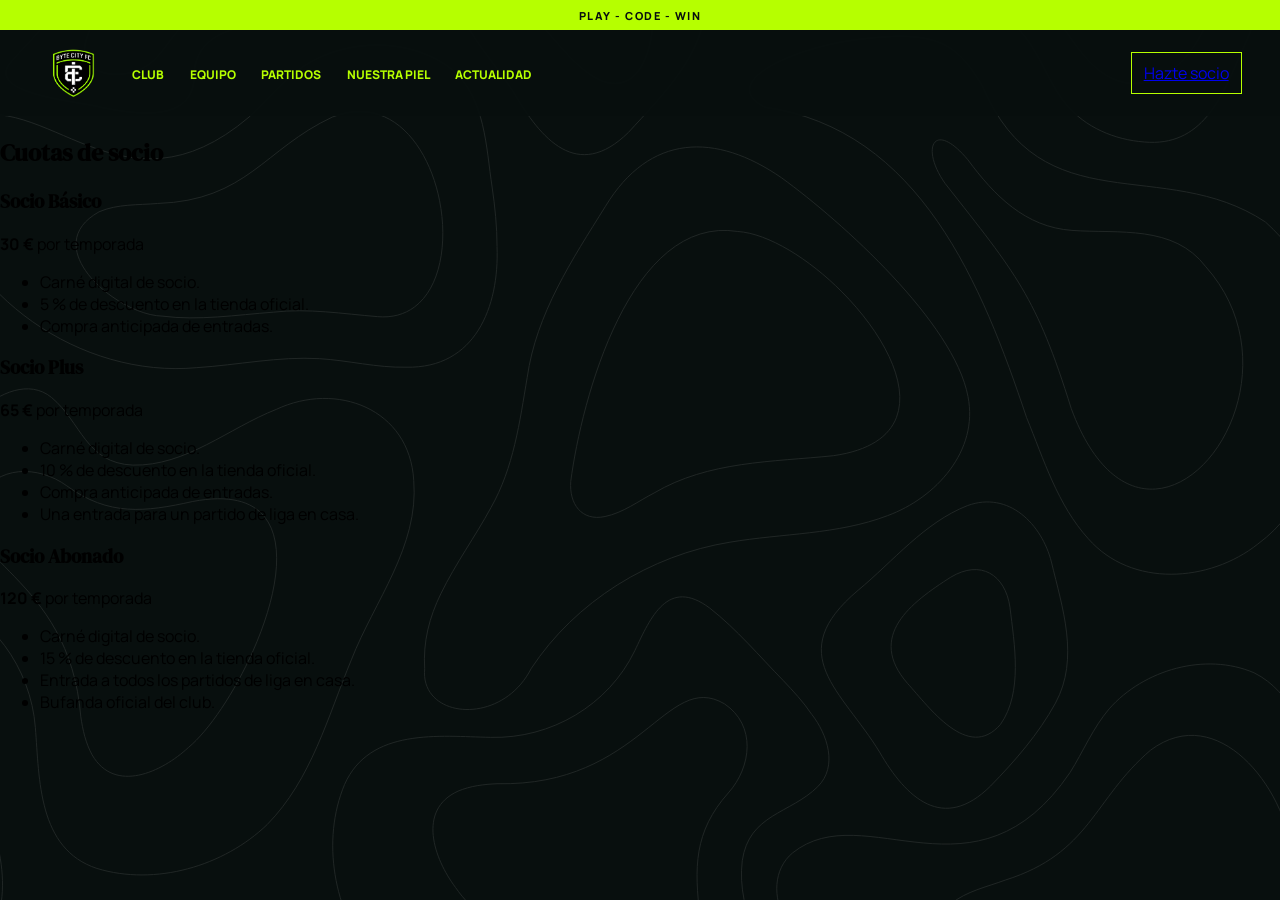
<file: pages/hazte-socio.html>
<!DOCTYPE html>
<html lang="es">
<head>
    <meta charset="UTF-8">
    <meta name="viewport" content="width=device-width, initial-scale=1.0">
    <title>Hazte socio | Cuotas de temporada</title>
    <link rel="stylesheet" href="../style.css">
</head>

<body>
    <header id="menuNavegacion">
        <div class="navbar-anuncio">PLAY - CODE - WIN</div>
        <div class="navbar-principal">
            <div class="navbar-izquierda">
                <a class="navbar-escudo" href="../index.html" aria-label="Ir al inicio">
                    <img src="../img/escudo/Escudo-Sin-Fondo.png" alt="Escudo de Byte City FC">
                </a>
                <ul class="navbar-lista">
                    <li><a href="../pages/club.html">Club</a></li>
                    <li><a href="../pages/equipo.html">Equipo</a></li>
                    <li><a href="../pages/partidos.html">Partidos</a></li>
                    <li><a href="../pages/nuestra-piel.html">Nuestra piel</a></li>
                    <li><a href="../pages/actualidad.html">Actualidad</a></li>
                </ul>
            </div>
            <a href="../pages/hazte-socio.html" class="navbar-socio">Hazte socio</a>
        </div>
    </header>

    <main>
        <section id="cuotas" aria-labelledby="titulo-cuotas">
            <h2 id="titulo-cuotas">Cuotas de socio</h2>

            <div>
                <article>
                    <h3>Socio Básico</h3>
                    <p><strong>30 €</strong> por temporada</p>
                    <ul>
                        <li>Carné digital de socio.</li>
                        <li>5 % de descuento en la tienda oficial.</li>
                        <li>Compra anticipada de entradas.</li>
                    </ul>
                </article>

                <article>
                    <h3>Socio Plus</h3>
                    <p><strong>65 €</strong> por temporada</p>
                    <ul>
                        <li>Carné digital de socio.</li>
                        <li>10 % de descuento en la tienda oficial.</li>
                        <li>Compra anticipada de entradas.</li>
                        <li>Una entrada para un partido de liga en casa.</li>
                    </ul>
                </article>

                <article>
                    <h3>Socio Abonado</h3>
                    <p><strong>120 €</strong> por temporada</p>
                    <ul>
                        <li>Carné digital de socio.</li>
                        <li>15 % de descuento en la tienda oficial.</li>
                        <li>Entrada a todos los partidos de liga en casa.</li>
                        <li>Bufanda oficial del club.</li>
                    </ul>
                </article>
            </div>
        </section>
    </main>
</body>
</html>
</file>
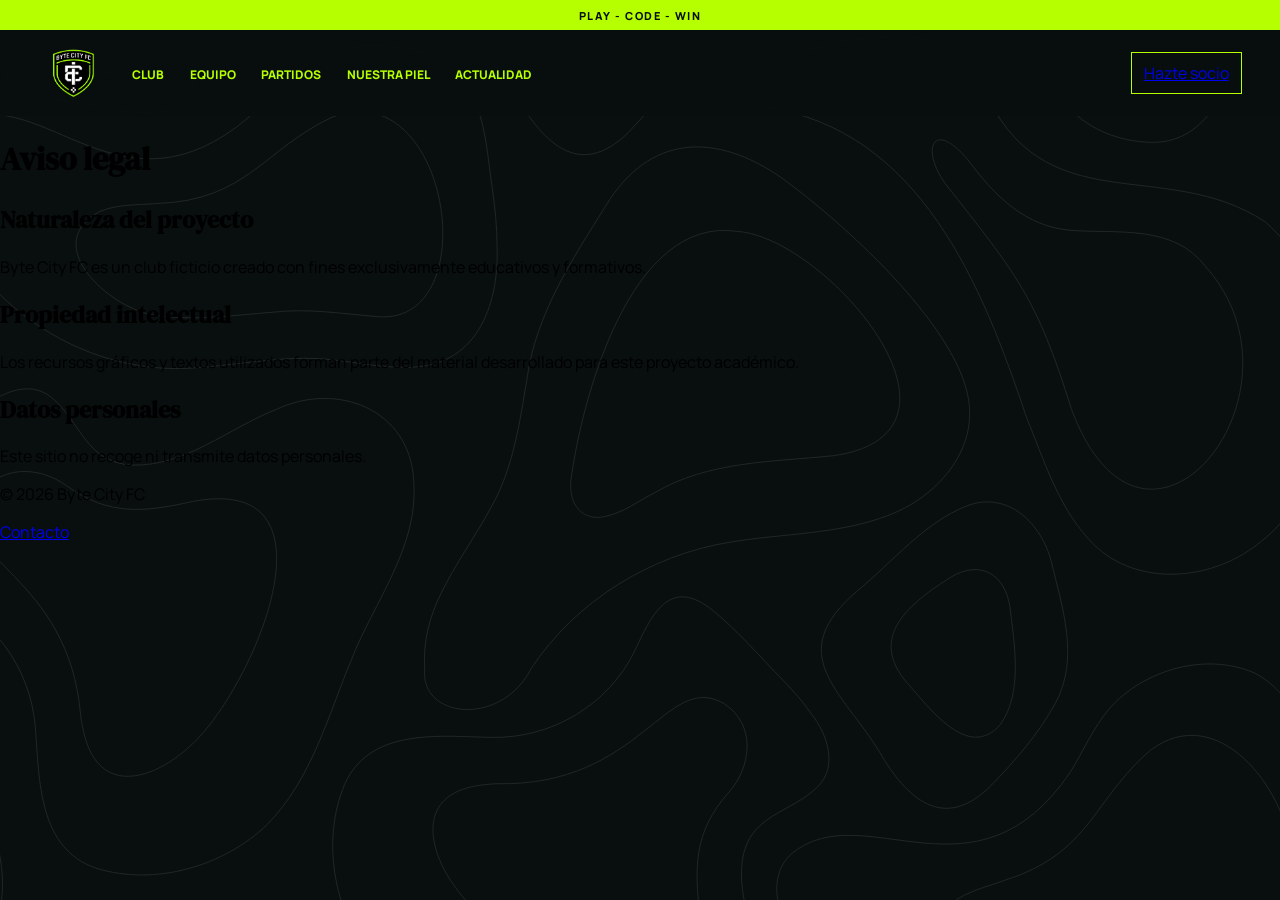
<file: pages/legal.html>
<!DOCTYPE html>
<html lang="es">
<head>
  <meta charset="UTF-8">
  <meta name="viewport" content="width=device-width, initial-scale=1.0">
  <title>Aviso legal - Byte City FC</title>
    <link rel="stylesheet" href="../style.css">
</head>
<body>
  <header id="menuNavegacion">
        <div class="navbar-anuncio">PLAY - CODE - WIN</div>
        <div class="navbar-principal">
            <div class="navbar-izquierda">
                <a class="navbar-escudo" href="../index.html" aria-label="Ir al inicio">
                    <img src="../img/escudo/Escudo-Sin-Fondo.png" alt="Escudo de Byte City FC">
                </a>
                <ul class="navbar-lista">
                    <li><a href="../pages/club.html">Club</a></li>
                    <li><a href="../pages/equipo.html">Equipo</a></li>
                    <li><a href="../pages/partidos.html">Partidos</a></li>
                    <li><a href="../pages/nuestra-piel.html">Nuestra piel</a></li>
                    <li><a href="../pages/actualidad.html">Actualidad</a></li>
                </ul>
            </div>
            <a href="../pages/hazte-socio.html" class="navbar-socio">Hazte socio</a>
        </div>
    </header>
  <main>
    <h1>Aviso legal</h1>
    <section><h2>Naturaleza del proyecto</h2><p>Byte City FC es un club ficticio creado con fines exclusivamente educativos y formativos.</p></section>
    <section><h2>Propiedad intelectual</h2><p>Los recursos gráficos y textos utilizados forman parte del material desarrollado para este proyecto académico.</p></section>
    <section><h2>Datos personales</h2><p>Este sitio no recoge ni transmite datos personales.</p></section>
  </main>
  <footer><p>&copy; 2026 Byte City FC</p><p><a href="contacto.html">Contacto</a></p></footer>
</body>
</html>
</file>
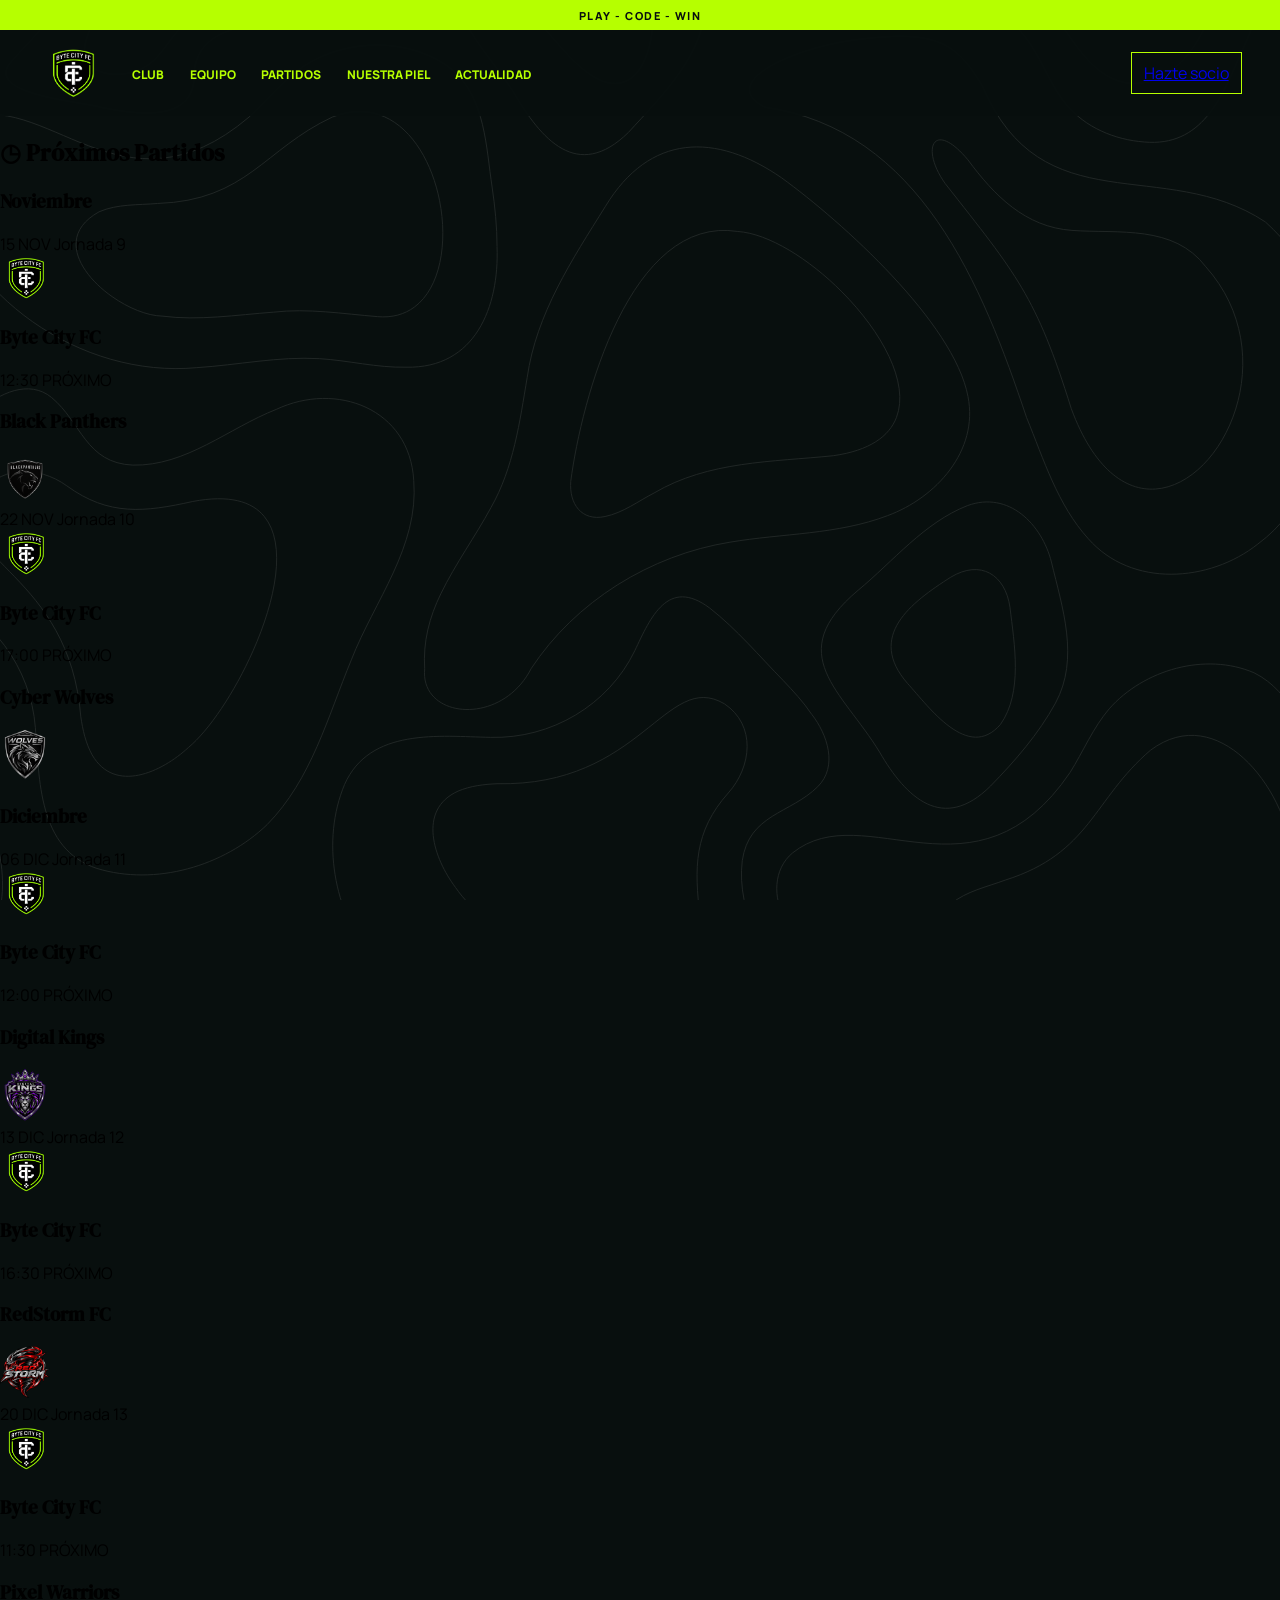
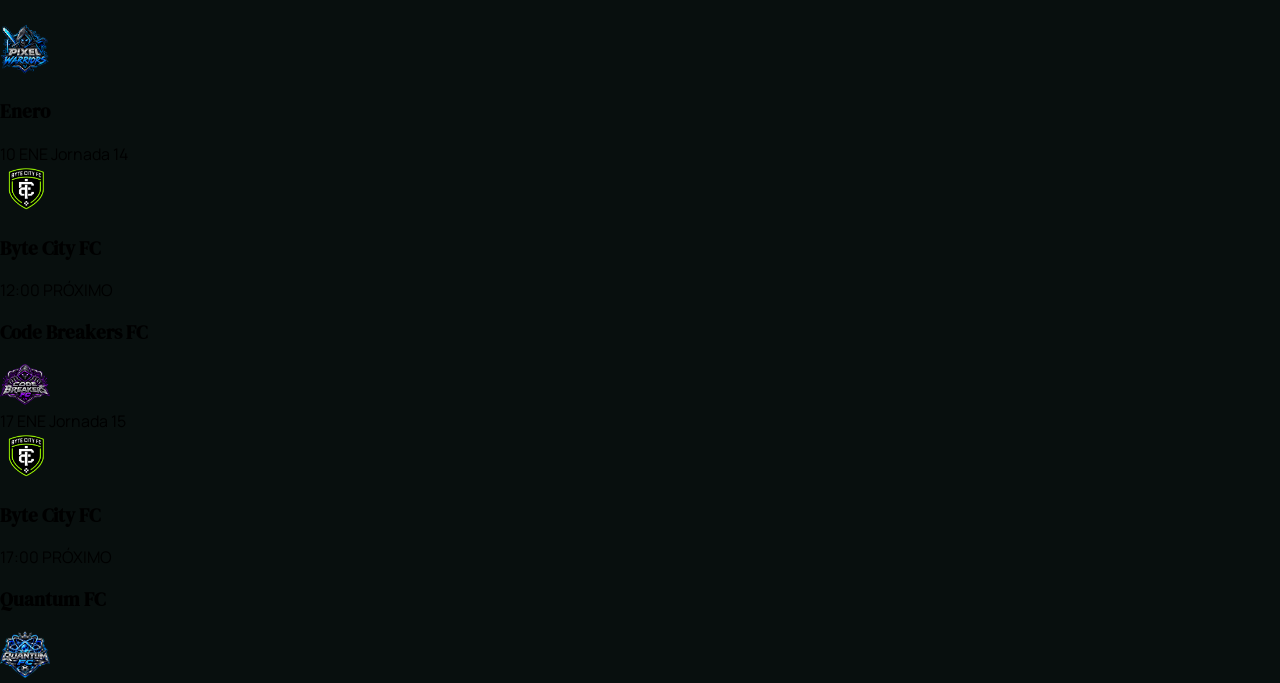
<file: pages/partidos.html>
<!DOCTYPE html>
<html lang="es">

<head>
    <meta charset="UTF-8">
    <meta name="viewport" content="width=device-width, initial-scale=1.0">
    <title>Partidos - Byte City FC</title>
    <link rel="stylesheet" href="../style.css">
</head>

<body>

    <!-- MENÚ DE NAVEGACIÓN -->
    <header id="menuNavegacion">
        <div class="navbar-anuncio">PLAY - CODE - WIN</div>
        <div class="navbar-principal">
            <div class="navbar-izquierda">
                <a class="navbar-escudo" href="../index.html" aria-label="Ir al inicio">
                    <img src="../img/escudo/Escudo-Sin-Fondo.png" alt="Escudo de Byte City FC">
                </a>
                <ul class="navbar-lista">
                    <li><a href="../pages/club.html">Club</a></li>
                    <li><a href="../pages/equipo.html">Equipo</a></li>
                    <li><a href="../pages/partidos.html">Partidos</a></li>
                    <li><a href="../pages/nuestra-piel.html">Nuestra piel</a></li>
                    <li><a href="../pages/actualidad.html">Actualidad</a></li>
                </ul>
            </div>
            <a href="../pages/hazte-socio.html" class="navbar-socio">Hazte socio</a>
        </div>
    </header>

    <main>

        <!-- PRÓXIMOS PARTIDOS -->
        <section id="proximos-partidos">

            <h2>◷ Próximos Partidos</h2>

            <!-- NOVIEMBRE -->
            <section class="mes-partidos">

                <h3>Noviembre</h3>

                <!-- PARTIDO 1 -->
                <article class="partido">

                    <div class="fecha-partido">
                        <time datetime="2026-11-15">15 NOV</time>
                        <span>Jornada 9</span>
                    </div>

                    <div class="equipo-local">
                        <img src="../img/escudo/Escudo-Sin-Fondo.png"
                             width="50"
                             alt="Escudo Byte City FC">
                        <h3>Byte City FC</h3>
                    </div>

                    <div class="informacion-partido">
                        <time datetime="12:30">12:30</time>
                        <span>PRÓXIMO</span>
                    </div>

                    <div class="equipo-visitante">
                        <h3>Black Panthers</h3>
                        <img src="../img/escudo/blackpanthers.png"
                             width="50"
                             alt="Escudo Black Panthers">
                    </div>

                </article>

                <!-- PARTIDO 2 -->
                <article class="partido">

                    <div class="fecha-partido">
                        <time datetime="2026-11-22">22 NOV</time>
                        <span>Jornada 10</span>
                    </div>

                    <div class="equipo-local">
                        <img src="../img/escudo/Escudo-Sin-Fondo.png"
                             width="50"
                             alt="Escudo Byte City FC">
                        <h3>Byte City FC</h3>
                    </div>

                    <div class="informacion-partido">
                        <time datetime="17:00">17:00</time>
                        <span>PRÓXIMO</span>
                    </div>

                    <div class="equipo-visitante">
                        <h3>Cyber Wolves</h3>
                        <img src="../img/escudo/wolvesfc.png"
                             width="50"
                             alt="Escudo Cyber Wolves">
                    </div>

                </article>

            </section>

            <!-- DICIEMBRE -->
            <section class="mes-partidos">

                <h3>Diciembre</h3>

                <!-- PARTIDO 3 -->
                <article class="partido">

                    <div class="fecha-partido">
                        <time datetime="2026-12-06">06 DIC</time>
                        <span>Jornada 11</span>
                    </div>

                    <div class="equipo-local">
                        <img src="../img/escudo/Escudo-Sin-Fondo.png"
                             width="50"
                             alt="Escudo Byte City FC">
                        <h3>Byte City FC</h3>
                    </div>

                    <div class="informacion-partido">
                        <time datetime="12:00">12:00</time>
                        <span>PRÓXIMO</span>
                    </div>

                    <div class="equipo-visitante">
                        <h3>Digital Kings</h3>
                        <img src="../img/escudo/digitalkings.png"
                             width="50"
                             alt="Escudo Digital Kings">
                    </div>

                </article>

                <!-- PARTIDO 4 -->
                <article class="partido">

                    <div class="fecha-partido">
                        <time datetime="2026-12-13">13 DIC</time>
                        <span>Jornada 12</span>
                    </div>

                    <div class="equipo-local">
                        <img src="../img/escudo/Escudo-Sin-Fondo.png"
                             width="50"
                             alt="Escudo Byte City FC">
                        <h3>Byte City FC</h3>
                    </div>

                    <div class="informacion-partido">
                        <time datetime="16:30">16:30</time>
                        <span>PRÓXIMO</span>
                    </div>

                    <div class="equipo-visitante">
                        <h3>RedStorm FC</h3>
                        <img src="../img/escudo/redstorm.png"
                             width="50"
                             alt="Escudo RedStorm FC">
                    </div>

                </article>

                <!-- PARTIDO 5 -->
                <article class="partido">

                    <div class="fecha-partido">
                        <time datetime="2026-12-20">20 DIC</time>
                        <span>Jornada 13</span>
                    </div>

                    <div class="equipo-local">
                        <img src="../img/escudo/Escudo-Sin-Fondo.png"
                             width="50"
                             alt="Escudo Byte City FC">
                        <h3>Byte City FC</h3>
                    </div>

                    <div class="informacion-partido">
                        <time datetime="11:30">11:30</time>
                        <span>PRÓXIMO</span>
                    </div>

                    <div class="equipo-visitante">
                        <h3>Pixel Warriors</h3>
                        <img src="../img/escudo/pixelwarriors.png"
                             width="50"
                             alt="Escudo Pixel Warriors">
                    </div>

                </article>

            </section>

            <!-- ENERO -->
            <section class="mes-partidos">

                <h3>Enero</h3>

                <!-- PARTIDO 6 -->
                <article class="partido">

                    <div class="fecha-partido">
                        <time datetime="2027-01-10">10 ENE</time>
                        <span>Jornada 14</span>
                    </div>

                    <div class="equipo-local">
                        <img src="../img/escudo/Escudo-Sin-Fondo.png"
                             width="50"
                             alt="Escudo Byte City FC">
                        <h3>Byte City FC</h3>
                    </div>

                    <div class="informacion-partido">
                        <time datetime="12:00">12:00</time>
                        <span>PRÓXIMO</span>
                    </div>

                    <div class="equipo-visitante">
                        <h3>Code Breakers FC</h3>
                        <img src="../img/escudo/codebreakers.png"
                             width="50"
                             alt="Escudo Code Breakers FC">
                    </div>

                </article>

                <!-- PARTIDO 7 -->
                <article class="partido">

                    <div class="fecha-partido">
                        <time datetime="2027-01-17">17 ENE</time>
                        <span>Jornada 15</span>
                    </div>

                    <div class="equipo-local">
                        <img src="../img/escudo/Escudo-Sin-Fondo.png"
                             width="50"
                             alt="Escudo Byte City FC">
                        <h3>Byte City FC</h3>
                    </div>

                    <div class="informacion-partido">
                        <time datetime="17:00">17:00</time>
                        <span>PRÓXIMO</span>
                    </div>

                    <div class="equipo-visitante">
                        <h3>Quantum FC</h3>
                        <img src="../img/escudo/quantum.png"
                             width="50"
                             alt="Escudo Quantum FC">
                    </div>

                </article>

            </section>

        </section>

    </main>

</body>
</html>
</file>
<file: style.css>
@import url("https://fonts.googleapis.com/css2?family=Manrope:wght@400;600;700;800&family=DM+Serif+Display&display=swap");

html {
    font-family: var(--fuente-texto);
}

body {
    margin: 0;
    background-color: #080F0E;
    background-image: url("img/fondo web.svg");
    background-repeat: no-repeat;
    background-position: center;
    background-size: cover;
    background-attachment: fixed;
}

:root {
    --navbar-fondo: #080F0E;
    --navbar-lima: #B6FF00;
    --navbar-blanco: #F5F7F5;
    --fuente-texto: "Manrope", "Trebuchet MS", sans-serif;
    --fuente-titulos: "DM Serif Display", Georgia, serif;
}

#menuNavegacion {
    position: relative;
    z-index: 100;
    width: 100%;
    color: var(--navbar-blanco);
}

.navbar-anuncio {
    min-height: 30px;
    display: flex;
    align-items: center;
    justify-content: center;
    padding: 0 16px;
    box-sizing: border-box;
    background: var(--navbar-lima);
    color: var(--navbar-fondo);
    font-size: 11px;
    font-weight: 800;
    letter-spacing: 1.5px;
    text-transform: uppercase;
}

.navbar-principal {
    min-height: 86px;
    display: flex;
    align-items: center;
    justify-content: space-between;
    padding: 0 clamp(18px, 3vw, 48px);
    box-sizing: border-box;
    background: rgba(8, 15, 14, 0.97);
}

.navbar-izquierda {
    display: flex;
    align-items: center;
    gap: clamp(18px, 2vw, 36px);
}

.navbar-lista,
.navbar-utilidades {
    display: flex;
    align-items: center;
    margin: 0;
    padding: 0;
    list-style: none;
}

.navbar-lista {
    gap: clamp(12px, 2vw, 30px);
}

.navbar-utilidades {
    gap: clamp(10px, 1.5vw, 24px);
}

.navbar-lista a,
.navbar-utilidades a {
    color: var(--navbar-lima);
    text-decoration: none;
    text-transform: uppercase;
    font-size: 12px;
    font-weight: 800;
}

.navbar-lista a:hover,
.navbar-lista a[aria-current="page"],
.navbar-utilidades a:hover {
    color: var(--navbar-blanco);
}

.navbar-escudo {
    width: 68px;
    height: 68px;
    display: grid;
    place-items: center;
    flex-shrink: 0;
}

.navbar-escudo img {
    width: 58px;
    height: 58px;
    object-fit: contain;
}

.navbar-socio {
    border: 1px solid var(--navbar-lima);
    padding: 9px 12px;
    margin-left: 24px;
    flex-shrink: 0;
}

.navbar-icono {
    color: var(--navbar-lima);
    text-decoration: none;
    font-size: 19px;
}

@media (max-width: 900px) {
    .navbar-principal {
        min-height: 76px;
        padding: 0 12px;
    }

    .navbar-izquierda {
        min-width: 0;
        gap: 12px;
    }

    .navbar-escudo {
        width: 64px;
        flex-shrink: 0;
    }

    .navbar-lista {
        gap: 14px;
        overflow-x: auto;
        white-space: nowrap;
        scrollbar-width: none;
    }

    .navbar-lista li {
        flex-shrink: 0;
    }

    .navbar-socio {
        margin-left: 12px;
    }
}

@media (max-width: 520px) {
    .navbar-anuncio {
        min-height: 26px;
        font-size: 9px;
    }

    .navbar-lista li:nth-child(n+5) {
        display: none;
    }
}

button,
input,
select,
textarea {
    font: inherit;
}

h1,
h2,
h3,
h4,
h5,
h6 {
    font-family: var(--fuente-titulos);
    letter-spacing: 0;
}

.navbar-anuncio,
.navbar-lista,
.navbar-utilidades,
.navbar-socio,
.navbar-icono {
    font-family: var(--fuente-texto);
}
</file>
